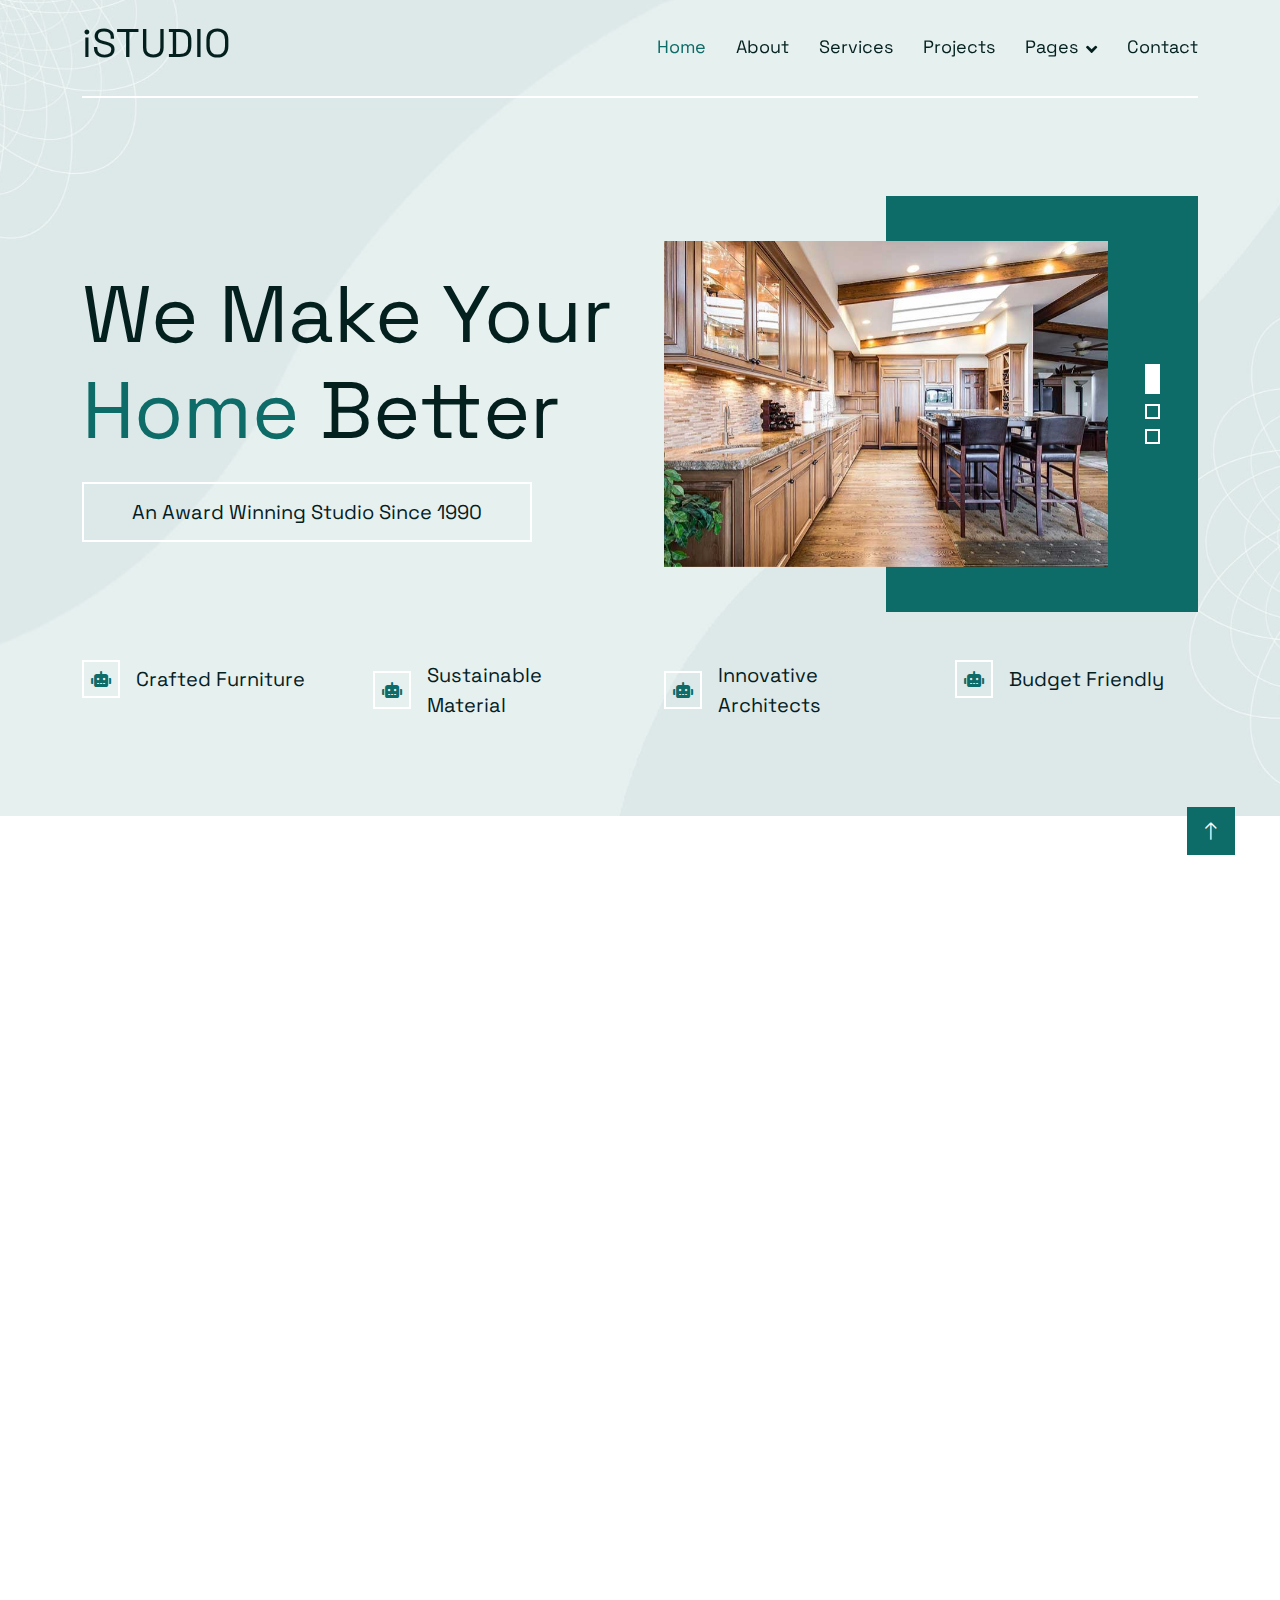
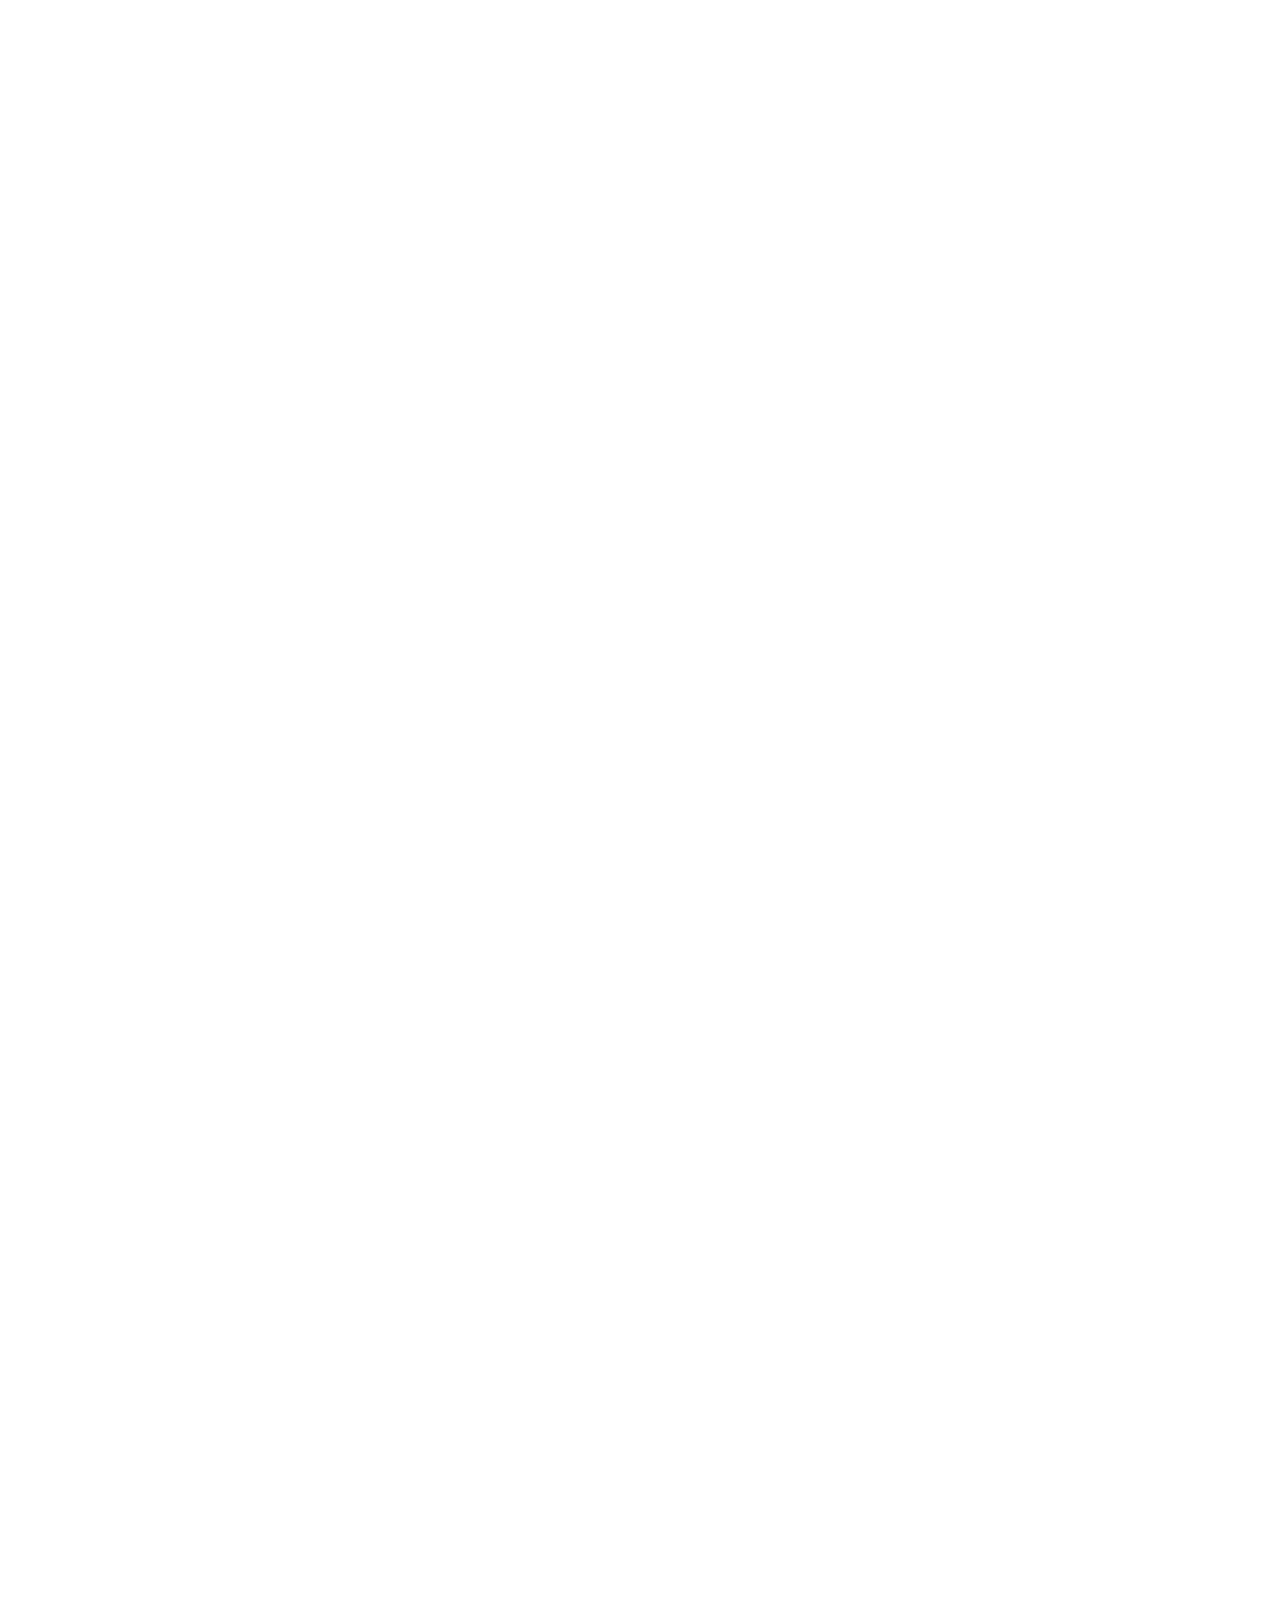
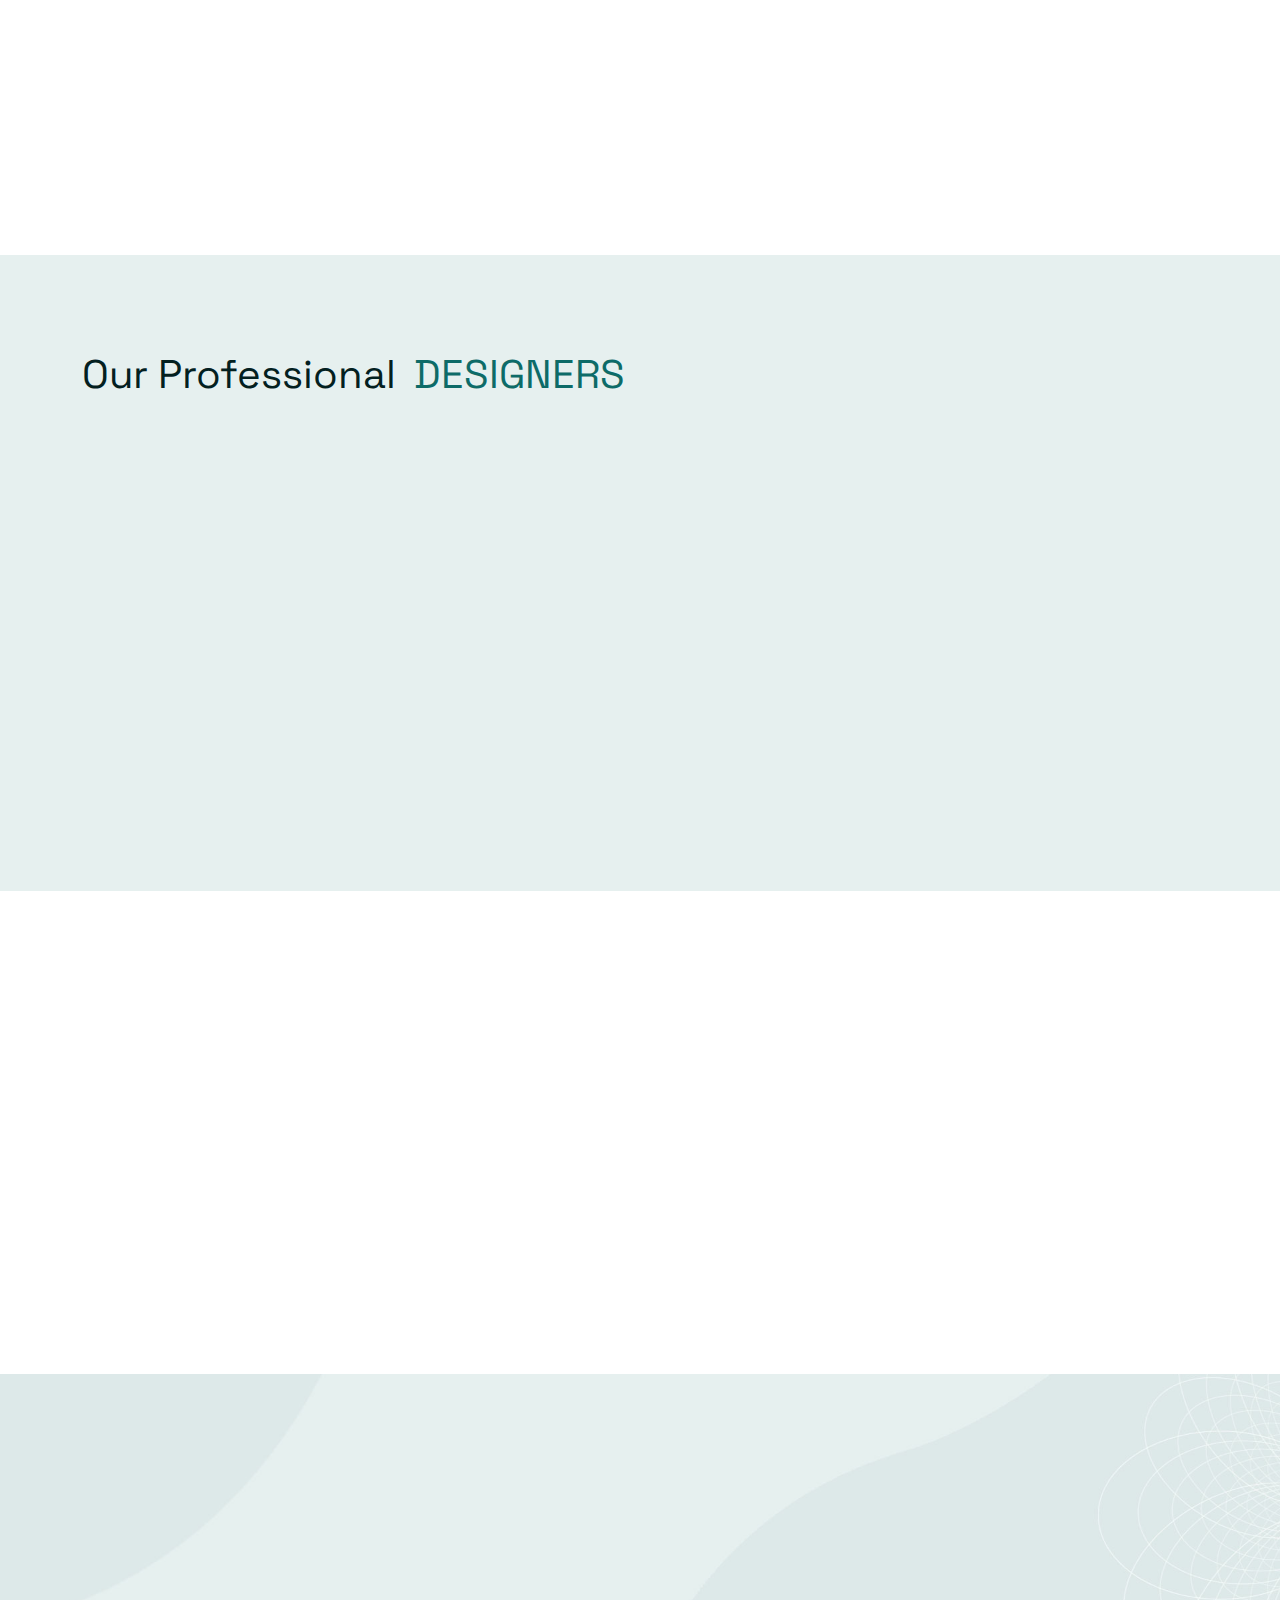
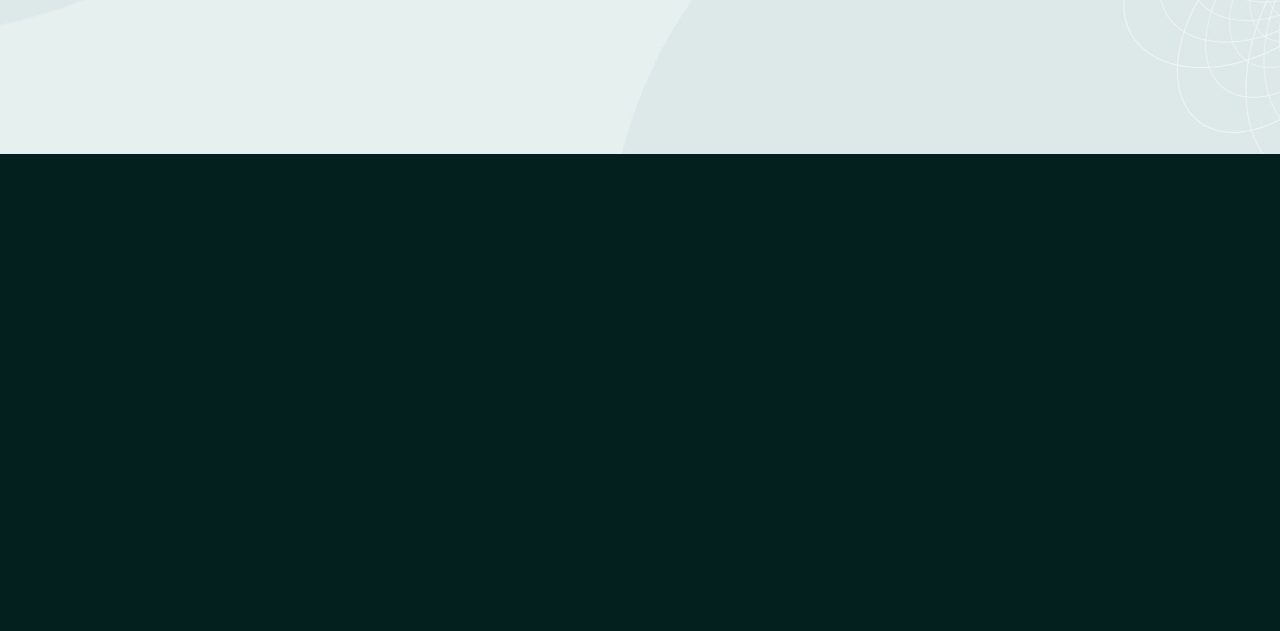
<file: index.html>
<!DOCTYPE html>
<html lang="en">

<head>
    <meta charset="utf-8">
    <title>iSTUDIO - Interior Design</title>
    <meta content="width=device-width, initial-scale=1.0" name="viewport">
    <meta content="" name="keywords">
    <meta content="" name="description">

    <!-- Favicon -->
    <link href="img/favicon.ico" rel="icon">

    <!-- Google Web Fonts -->
    <link rel="preconnect" href="https://fonts.googleapis.com">
    <link rel="preconnect" href="https://fonts.gstatic.com" crossorigin>
    <link href="https://fonts.googleapis.com/css2?family=Open+Sans&family=Space+Grotesk&display=swap" rel="stylesheet">

    <!-- Icon Font Stylesheet -->
    <link href="https://cdnjs.cloudflare.com/ajax/libs/font-awesome/5.10.0/css/all.min.css" rel="stylesheet">
    <link href="https://cdn.jsdelivr.net/npm/bootstrap-icons@1.4.1/font/bootstrap-icons.css" rel="stylesheet">

    <!-- Libraries Stylesheet -->
    <link href="lib/animate/animate.min.css" rel="stylesheet">
    <link href="lib/owlcarousel/assets/owl.carousel.min.css" rel="stylesheet">

    <!-- Customized Bootstrap Stylesheet -->
    <link href="css/bootstrap.min.css" rel="stylesheet">

    <!-- Template Stylesheet -->
    <link href="css/style.css" rel="stylesheet">
</head>

<body>
    <!-- Spinner Start -->
    <div id="spinner"
        class="show bg-white position-fixed translate-middle w-100 vh-100 top-50 start-50 d-flex align-items-center justify-content-center">
        <div class="spinner-grow text-primary" style="width: 3rem; height: 3rem;" role="status">
            <span class="sr-only">Loading...</span>
        </div>
    </div>
    <!-- Spinner End -->


    <!-- Navbar Start -->
    <div class="container-fluid sticky-top">
        <div class="container">
            <nav class="navbar navbar-expand-lg navbar-light border-bottom border-2 border-white">
                <a href="index.html" class="navbar-brand">
                    <h1>iSTUDIO</h1>
                </a>
                <button type="button" class="navbar-toggler ms-auto me-0" data-bs-toggle="collapse"
                    data-bs-target="#navbarCollapse">
                    <span class="navbar-toggler-icon"></span>
                </button>
                <div class="collapse navbar-collapse" id="navbarCollapse">
                    <div class="navbar-nav ms-auto">
                        <a href="index.html" class="nav-item nav-link active">Home</a>
                        <a href="about.html" class="nav-item nav-link">About</a>
                        <a href="service.html" class="nav-item nav-link">Services</a>
                        <a href="project.html" class="nav-item nav-link">Projects</a>
                        <div class="nav-item dropdown">
                            <a href="#!" class="nav-link dropdown-toggle" data-bs-toggle="dropdown">Pages</a>
                            <div class="dropdown-menu bg-light mt-2">
                                <a href="feature.html" class="dropdown-item">Features</a>
                                <a href="team.html" class="dropdown-item">Our Team</a>
                                <a href="testimonial.html" class="dropdown-item">Testimonial</a>
                                <a href="404.html" class="dropdown-item">404 Page</a>
                            </div>
                        </div>
                        <a href="contact.html" class="nav-item nav-link">Contact</a>
                    </div>
                </div>
            </nav>
        </div>
    </div>
    <!-- Navbar End -->


    <!-- Hero Start -->
    <div class="container-fluid pb-5 hero-header bg-light mb-5">
        <div class="container py-5">
            <div class="row g-5 align-items-center mb-5">
                <div class="col-lg-6">
                    <h1 class="display-1 mb-4 animated slideInRight">We Make Your <span class="text-primary">Home</span>
                        Better
                    </h1>
                    <h5 class="d-inline-block border border-2 border-white py-3 px-5 mb-0 animated slideInRight">
                        An Award Winning Studio Since 1990</h5>
                </div>
                <div class="col-lg-6">
                    <div class="owl-carousel header-carousel animated fadeIn">
                        <img class="img-fluid" src="img/hero-slider-1.jpg" alt="">
                        <img class="img-fluid" src="img/hero-slider-2.jpg" alt="">
                        <img class="img-fluid" src="img/hero-slider-3.jpg" alt="">
                    </div>
                </div>
            </div>
            <div class="row g-5 animated fadeIn">
                <div class="col-md-6 col-lg-3">
                    <div class="d-flex align-items-center">
                        <div class="flex-shrink-0 btn-square border border-2 border-white me-3">
                            <i class="fa fa-robot text-primary"></i>
                        </div>
                        <h5 class="lh-base mb-0">Crafted Furniture</h5>
                    </div>
                </div>
                <div class="col-md-6 col-lg-3">
                    <div class="d-flex align-items-center">
                        <div class="flex-shrink-0 btn-square border border-2 border-white me-3">
                            <i class="fa fa-robot text-primary"></i>
                        </div>
                        <h5 class="lh-base mb-0">Sustainable Material</h5>
                    </div>
                </div>
                <div class="col-md-6 col-lg-3">
                    <div class="d-flex align-items-center">
                        <div class="flex-shrink-0 btn-square border border-2 border-white me-3">
                            <i class="fa fa-robot text-primary"></i>
                        </div>
                        <h5 class="lh-base mb-0">Innovative Architects</h5>
                    </div>
                </div>
                <div class="col-md-6 col-lg-3">
                    <div class="d-flex align-items-center">
                        <div class="flex-shrink-0 btn-square border border-2 border-white me-3">
                            <i class="fa fa-robot text-primary"></i>
                        </div>
                        <h5 class="lh-base mb-0">Budget Friendly</h5>
                    </div>
                </div>
            </div>
        </div>
    </div>
    <!-- Hero End -->


    <!-- About Start -->
    <div class="container-fluid py-5">
        <div class="container">
            <div class="row g-5">
                <div class="col-lg-6">
                    <div class="row">
                        <div class="col-6 wow fadeIn" data-wow-delay="0.1s">
                            <img class="img-fluid" src="img/about-1.jpg" alt="">
                        </div>
                        <div class="col-6 wow fadeIn" data-wow-delay="0.3s">
                            <img class="img-fluid h-75" src="img/about-2.jpg" alt="">
                            <div class="h-25 d-flex align-items-center text-center bg-primary px-4">
                                <h4 class="text-white lh-base mb-0">Award Winning Studio Since 1990</h4>
                            </div>
                        </div>
                    </div>
                </div>
                <div class="col-lg-6 wow fadeIn" data-wow-delay="0.5s">
                    <h1 class="mb-5"><span class="text-uppercase text-primary bg-light px-2">History</span> of Our
                        Creation
                    </h1>
                    <p class="mb-4">explores the fascinating journey of how we came to be — from the first spark of
                        existence to the rise of human civilization.</p>
                    <p class="mb-5">It reveals the stories, struggles, and triumphs that shaped our world, blending
                        science, culture, and imagination to uncover the origins of life and the endless curiosity that
                        drives us to understand ourselves</p>
                    <div class="row g-3">
                        <div class="col-sm-6">
                            <h6 class="mb-3"><i class="fa fa-check text-primary me-2"></i>Award Winning</h6>
                            <h6 class="mb-0"><i class="fa fa-check text-primary me-2"></i>Professional Staff</h6>
                        </div>
                        <div class="col-sm-6">
                            <h6 class="mb-3"><i class="fa fa-check text-primary me-2"></i>24/7 Support</h6>
                            <h6 class="mb-0"><i class="fa fa-check text-primary me-2"></i>Fair Prices</h6>
                        </div>
                    </div>
                    <div class="d-flex align-items-center mt-5">
                        <a class="btn btn-primary px-4 me-2" href="#!">Read More</a>
                        <a class="btn btn-outline-primary btn-square border-2 me-2" href="#!"><i
                                class="fab fa-facebook-f"></i></a>
                        <a class="btn btn-outline-primary btn-square border-2 me-2" href="#!"><i
                                class="fab fa-twitter"></i></a>
                        <a class="btn btn-outline-primary btn-square border-2 me-2" href="#!"><i
                                class="fab fa-instagram"></i></a>
                        <a class="btn btn-outline-primary btn-square border-2" href="#!"><i
                                class="fab fa-linkedin-in"></i></a>
                    </div>
                </div>
            </div>
        </div>
    </div>
    <!-- About End -->


    <!-- Feature Start -->
    <div class="container-fluid py-5">
        <div class="container">
            <div class="text-center wow fadeIn" data-wow-delay="0.1s">
                <h1 class="mb-5">Why People <span class="text-uppercase text-primary bg-light px-2">Choose Us</span>
                </h1>
            </div>
            <div class="row g-5 align-items-center text-center">
                <div class="col-md-6 col-lg-4 wow fadeIn" data-wow-delay="0.1s">
                    <i class="fa fa-calendar-alt fa-5x text-primary mb-4"></i>
                    <h4>25+ Years Experience</h4>
                    <p class="mb-0">With over two decades of proven expertise, we bring depth, knowledge, and
                        craftsmanship to every project we design.</p>
                </div>
                <div class="col-md-6 col-lg-4 wow fadeIn" data-wow-delay="0.3s">
                    <i class="fa fa-tasks fa-5x text-primary mb-4"></i>
                    <h4>Best Interior Design</h4>
                    <p class="mb-0">We create unique and elegant interiors that reflect your style, enhance comfort, and
                        maximize every space.s</p>
                </div>
                <div class="col-md-6 col-lg-4 wow fadeIn" data-wow-delay="0.5s">
                    <i class="fa fa-pencil-ruler fa-5x text-primary mb-4"></i>
                    <h4>Innovative Architects</h4>
                    <p class="mb-0">Our talented architects combine creativity and modern technology to turn bold ideas
                        into stunning architectural masterpieces.</p>
                </div>
                <div class="col-md-6 col-lg-4 wow fadeIn" data-wow-delay="0.1s">
                    <i class="fa fa-user fa-5x text-primary mb-4"></i>
                    <h4>Customer Satisfaction</h4>
                    <p class="mb-0">Your happiness is our top priority — we listen, design, and deliver spaces that
                        truly meet your expectations.</p>
                </div>
                <div class="col-md-6 col-lg-4 wow fadeIn" data-wow-delay="0.3s">
                    <i class="fa fa-hand-holding-usd fa-5x text-primary mb-4"></i>
                    <h4>Budget Friendly</h4>
                    <p class="mb-0">We offer premium-quality designs that fit your budget, ensuring value without
                        compromising excellence.</p>
                </div>
                <div class="col-md-6 col-lg-4 wow fadeIn" data-wow-delay="0.5s">
                    <i class="fa fa-check fa-5x text-primary mb-4"></i>
                    <h4>Sustainable Material</h4>
                    <p class="mb-0">We care for the planet by using eco-friendly and durable materials that support a
                        greener, healthier future.</p>
                </div>
            </div>
        </div>
    </div>
    <!-- Feature End -->


    <!-- Project Start -->
    <div class="container-fluid mt-5">
        <div class="container mt-5">
            <div class="row g-0">
                <div class="col-lg-5 wow fadeIn" data-wow-delay="0.1s">
                    <div class="d-flex flex-column justify-content-center bg-primary h-100 p-5">
                        <h1 class="text-white mb-5">Our Latest <span
                                class="text-uppercase text-primary bg-light px-2">Projects</span></h1>
                        <h4 class="text-white mb-0"><span class="display-1">6</span> of our latest projects</h4>
                    </div>
                </div>
                <div class="col-lg-7">
                    <div class="row g-0">
                        <div class="col-md-6 col-lg-4 wow fadeIn" data-wow-delay="0.2s">
                            <div class="project-item position-relative overflow-hidden">
                                <img class="img-fluid w-100" src="img/project-1.jpg" alt="">
                                <a class="project-overlay text-decoration-none" href="#!">
                                    <h4 class="text-white">Kitchen</h4>
                                    <small class="text-white">72 Projects</small>
                                </a>
                            </div>
                        </div>
                        <div class="col-md-6 col-lg-4 wow fadeIn" data-wow-delay="0.3s">
                            <div class="project-item position-relative overflow-hidden">
                                <img class="img-fluid w-100" src="img/project-2.jpg" alt="">
                                <a class="project-overlay text-decoration-none" href="#!">
                                    <h4 class="text-white">Bathroom</h4>
                                    <small class="text-white">67 Projects</small>
                                </a>
                            </div>
                        </div>
                        <div class="col-md-6 col-lg-4 wow fadeIn" data-wow-delay="0.4s">
                            <div class="project-item position-relative overflow-hidden">
                                <img class="img-fluid w-100" src="img/project-3.jpg" alt="">
                                <a class="project-overlay text-decoration-none" href="#!">
                                    <h4 class="text-white">Bedroom</h4>
                                    <small class="text-white">53 Projects</small>
                                </a>
                            </div>
                        </div>
                        <div class="col-md-6 col-lg-4 wow fadeIn" data-wow-delay="0.5s">
                            <div class="project-item position-relative overflow-hidden">
                                <img class="img-fluid w-100" src="img/project-4.jpg" alt="">
                                <a class="project-overlay text-decoration-none" href="#!">
                                    <h4 class="text-white">Living Room</h4>
                                    <small class="text-white">33 Projects</small>
                                </a>
                            </div>
                        </div>
                        <div class="col-md-6 col-lg-4 wow fadeIn" data-wow-delay="0.6s">
                            <div class="project-item position-relative overflow-hidden">
                                <img class="img-fluid w-100" src="img/project-5.jpg" alt="">
                                <a class="project-overlay text-decoration-none" href="#!">
                                    <h4 class="text-white">Furniture</h4>
                                    <small class="text-white">87 Projects</small>
                                </a>
                            </div>
                        </div>
                        <div class="col-md-6 col-lg-4 wow fadeIn" data-wow-delay="0.7s">
                            <div class="project-item position-relative overflow-hidden">
                                <img class="img-fluid w-100" src="img/project-6.jpg" alt="">
                                <a class="project-overlay text-decoration-none" href="#!">
                                    <h4 class="text-white">Rennovation</h4>
                                    <small class="text-white">69 Projects</small>
                                </a>
                            </div>
                        </div>
                    </div>
                </div>
            </div>
        </div>
    </div>
    <!-- Project End -->


    <!-- Service Start -->
    <div class="container-fluid py-5">
        <div class="container py-5">
            <div class="row g-5 align-items-center">
                <div class="col-lg-5 wow fadeIn" data-wow-delay="0.1s">
                    <h1 class="mb-5">Our Creative <span
                            class="text-uppercase text-primary bg-light px-2">Services</span></h1>
                    <p>Our interior design service focuses on creating spaces that balance beauty, comfort, and
                        functionality. From concept to completion,</p>
                    <p class="mb-5">we craft personalized designs that reflect your taste, lifestyle, and vision.
                        Whether it’s a modern home, luxury villa, or corporate office, we ensure every corner tells a
                        story of style and sophistication. </p>
                    <div class="d-flex align-items-center bg-light">
                        <div class="btn-square flex-shrink-0 bg-primary" style="width: 100px; height: 100px;">
                            <i class="fa fa-phone fa-2x text-white"></i>
                        </div>
                        <div class="px-3">
                            <h3>+0123456789</h3>
                            <span>Call us direct 24/7 for get a free consultation</span>
                        </div>
                    </div>
                </div>
                <div class="col-lg-7">
                    <div class="row g-0">
                        <div class="col-md-6 wow fadeIn" data-wow-delay="0.2s">
                            <div class="service-item h-100 d-flex flex-column justify-content-center bg-primary">
                                <a href="#!" class="service-img position-relative mb-4">
                                    <img class="img-fluid w-100" src="img/service-1.jpg" alt="">
                                    <h3>Interior Design</h3>
                                </a>
                                <p class="mb-0">Erat ipsum justo amet duo et elitr dolor, est duo duo eos lorem sed diam
                                    stet diam sed stet lorem.</p>
                            </div>
                        </div>
                        <div class="col-md-6 wow fadeIn" data-wow-delay="0.4s">
                            <div class="service-item h-100 d-flex flex-column justify-content-center bg-light">
                                <a href="#!" class="service-img position-relative mb-4">
                                    <img class="img-fluid w-100" src="img/service-2.jpg" alt="">
                                    <h3>Implement</h3>
                                </a>
                                <p class="mb-0">We don’t just design — we bring designs to life. Our implementation
                                    process is guided by precision, quality craftsmanship.</p>
                            </div>
                        </div>
                        <div class="col-md-6 wow fadeIn" data-wow-delay="0.6s">
                            <div class="service-item h-100 d-flex flex-column justify-content-center bg-light">
                                <a href="#!" class="service-img position-relative mb-4">
                                    <img class="img-fluid w-100" src="img/service-3.jpg" alt="">
                                    <h3>Renovation</h3>
                                </a>
                                <p class="mb-0">Transform your existing space into something extraordinary. Our
                                    renovation team specializes in upgrading interiors.</p>
                            </div>
                        </div>
                        <div class="col-md-6 wow fadeIn" data-wow-delay="0.8s">
                            <div class="service-item h-100 d-flex flex-column justify-content-center bg-primary">
                                <a href="#!" class="service-img position-relative mb-4">
                                    <img class="img-fluid w-100" src="img/service-4.jpg" alt="">
                                    <h3>Commercial</h3>
                                </a>
                                <p class="mb-0">We understand that commercial spaces represent your brand identity.
                                    That’s why we design offices, restaurants, retail shops, and showrooms that inspire
                                    success.</p>
                            </div>
                        </div>
                    </div>
                </div>
            </div>
        </div>
    </div>
    <!-- Service End -->


    <!-- Team Start -->
    <div class="container-fluid bg-light py-5">
        <div class="container py-5">
            <h1 class="mb-5">Our Professional <span class="text-uppercase text-primary bg-light px-2">Designers</span>
            </h1>
            <div class="row g-4">
                <div class="col-md-6 col-lg-3 wow fadeIn" data-wow-delay="0.1s">
                    <div class="team-item position-relative overflow-hidden">
                        <img class="img-fluid w-100" src="img/team-1.jpg" alt="">
                        <div class="team-overlay">
                            <small class="mb-2">Architect</small>
                            <h4 class="lh-base text-light">Boris Johnson</h4>
                            <div class="d-flex justify-content-center">
                                <a class="btn btn-outline-primary btn-sm-square border-2 me-2" href="#!">
                                    <i class="fab fa-facebook-f"></i>
                                </a>
                                <a class="btn btn-outline-primary btn-sm-square border-2 me-2" href="#!">
                                    <i class="fab fa-twitter"></i>
                                </a>
                                <a class="btn btn-outline-primary btn-sm-square border-2 me-2" href="#!">
                                    <i class="fab fa-instagram"></i>
                                </a>
                                <a class="btn btn-outline-primary btn-sm-square border-2 me-2" href="#!">
                                    <i class="fab fa-linkedin-in"></i>
                                </a>
                            </div>
                        </div>
                    </div>
                </div>
                <div class="col-md-6 col-lg-3 wow fadeIn" data-wow-delay="0.3s">
                    <div class="team-item position-relative overflow-hidden">
                        <img class="img-fluid w-100" src="img/team-2.jpg" alt="">
                        <div class="team-overlay">
                            <small class="mb-2">Architect</small>
                            <h4 class="lh-base text-light">Donald Pakura</h4>
                            <div class="d-flex justify-content-center">
                                <a class="btn btn-outline-primary btn-sm-square border-2 me-2" href="#!">
                                    <i class="fab fa-facebook-f"></i>
                                </a>
                                <a class="btn btn-outline-primary btn-sm-square border-2 me-2" href="#!">
                                    <i class="fab fa-twitter"></i>
                                </a>
                                <a class="btn btn-outline-primary btn-sm-square border-2 me-2" href="#!">
                                    <i class="fab fa-instagram"></i>
                                </a>
                                <a class="btn btn-outline-primary btn-sm-square border-2 me-2" href="#!">
                                    <i class="fab fa-linkedin-in"></i>
                                </a>
                            </div>
                        </div>
                    </div>
                </div>
                <div class="col-md-6 col-lg-3 wow fadeIn" data-wow-delay="0.5s">
                    <div class="team-item position-relative overflow-hidden">
                        <img class="img-fluid w-100" src="img/team-3.jpg" alt="">
                        <div class="team-overlay">
                            <small class="mb-2">Architect</small>
                            <h4 class="lh-base text-light">Bradley Gordon</h4>
                            <div class="d-flex justify-content-center">
                                <a class="btn btn-outline-primary btn-sm-square border-2 me-2" href="#!">
                                    <i class="fab fa-facebook-f"></i>
                                </a>
                                <a class="btn btn-outline-primary btn-sm-square border-2 me-2" href="#!">
                                    <i class="fab fa-twitter"></i>
                                </a>
                                <a class="btn btn-outline-primary btn-sm-square border-2 me-2" href="#!">
                                    <i class="fab fa-instagram"></i>
                                </a>
                                <a class="btn btn-outline-primary btn-sm-square border-2 me-2" href="#!">
                                    <i class="fab fa-linkedin-in"></i>
                                </a>
                            </div>
                        </div>
                    </div>
                </div>
                <div class="col-md-6 col-lg-3 wow fadeIn" data-wow-delay="0.7s">
                    <div class="team-item position-relative overflow-hidden">
                        <img class="img-fluid w-100" src="img/team-4.jpg" alt="">
                        <div class="team-overlay">
                            <small class="mb-2">Architect</small>
                            <h4 class="lh-base text-light">Alexander Bell</h4>
                            <div class="d-flex justify-content-center">
                                <a class="btn btn-outline-primary btn-sm-square border-2 me-2" href="#!">
                                    <i class="fab fa-facebook-f"></i>
                                </a>
                                <a class="btn btn-outline-primary btn-sm-square border-2 me-2" href="#!">
                                    <i class="fab fa-twitter"></i>
                                </a>
                                <a class="btn btn-outline-primary btn-sm-square border-2 me-2" href="#!">
                                    <i class="fab fa-instagram"></i>
                                </a>
                                <a class="btn btn-outline-primary btn-sm-square border-2 me-2" href="#!">
                                    <i class="fab fa-linkedin-in"></i>
                                </a>
                            </div>
                        </div>
                    </div>
                </div>
            </div>
        </div>
    </div>
    <!-- Team End -->


    <!-- Testimonial Start -->
    <div class="container-xxl py-5">
        <div class="container py-5">
            <div class="row justify-content-center">
                <div class="col-md-12 col-lg-9">
                    <div class="owl-carousel testimonial-carousel wow fadeIn" data-wow-delay="0.2s">
                        <div class="testimonial-item">
                            <div class="row g-5 align-items-center">
                                <div class="col-md-6">
                                    <div class="testimonial-img">
                                        <img class="img-fluid" src="img/testimonial-1.jpg" alt="">
                                    </div>
                                </div>
                                <div class="col-md-6">
                                    <div class="testimonial-text pb-5 pb-md-0">
                                        <h3>Sustainable Material</h3>
                                        <p>Aliqu diam amet diam et eos labore. Clita erat ipsum et lorem et sit, sed
                                            stet no labore lorem sit. Sanctus clita duo justo et tempor eirmod magna
                                            dolore erat amet
                                        </p>
                                        <h5 class="mb-0">Boris Johnson</h5>
                                    </div>
                                </div>
                            </div>
                        </div>
                        <div class="testimonial-item">
                            <div class="row g-5 align-items-center">
                                <div class="col-md-6">
                                    <div class="testimonial-img">
                                        <img class="img-fluid" src="img/testimonial-2.jpg" alt="">
                                    </div>
                                </div>
                                <div class="col-md-6">
                                    <div class="testimonial-text pb-5 pb-md-0">
                                        <h3>Customer Satisfaction</h3>
                                        <p>Clita erat ipsum et lorem et sit, sed stet no labore lorem sit. Sanctus clita
                                            duo justo et tempor eirmod magna dolore erat amet
                                        </p>
                                        <h5 class="mb-0">Alexander Bell</h5>
                                    </div>
                                </div>
                            </div>
                        </div>
                        <div class="testimonial-item">
                            <div class="row g-5 align-items-center">
                                <div class="col-md-6">
                                    <div class="testimonial-img">
                                        <img class="img-fluid" src="img/testimonial-3.jpg" alt="">
                                    </div>
                                </div>
                                <div class="col-md-6">
                                    <div class="testimonial-text pb-5 pb-md-0">
                                        <h3>Budget Friendly</h3>
                                        <p>Diam amet diam et eos labore. Clita erat ipsum et lorem et sit, sed stet no
                                            labore lorem sit. Sanctus clita duo justo et tempor eirmod magna dolore erat
                                            amet
                                        </p>
                                        <h5 class="mb-0">Bradley Gordon</h5>
                                    </div>
                                </div>
                            </div>
                        </div>
                    </div>
                </div>
            </div>
        </div>
    </div>
    <!-- Testimonial End -->


    <!-- Newsletter Start -->
    <div class="container-fluid bg-primary newsletter p-0">
        <div class="container p-0">
            <div class="row g-0 align-items-center">
                <div class="col-md-5 ps-lg-0 text-start wow fadeIn" data-wow-delay="0.2s">
                    <img class="img-fluid w-100" src="img/newsletter.jpg" alt="">
                </div>
                <div class="col-md-7 py-5 newsletter-text wow fadeIn" data-wow-delay="0.5s">
                    <div class="p-5">
                        <h1 class="mb-5">Subscribe the <span
                                class="text-uppercase text-primary bg-white px-2">Newsletter</span></h1>
                        <div class="position-relative w-100 mb-2">
                            <input class="form-control border-0 w-100 ps-4 pe-5" type="text"
                                placeholder="Enter Your Email" style="height: 60px;">
                            <button type="button" class="btn shadow-none position-absolute top-0 end-0 mt-2 me-2"><i
                                    class="fa fa-paper-plane text-primary fs-4"></i></button>
                        </div>
                        <p class="mb-0">Diam sed sed dolor stet amet eirmod</p>
                    </div>
                </div>
            </div>
        </div>
    </div>
    <!-- Newsletter End -->


    <!-- Footer Start -->
    <div class="container-fluid bg-dark text-white-50 footer pt-5">
        <div class="container py-5">
            <div class="row g-5">
                <div class="col-md-6 col-lg-3 wow fadeIn" data-wow-delay="0.1s">
                    <a href="index.html" class="d-inline-block mb-3">
                        <h1 class="text-white">iSTUDIO</h1>
                    </a>
                    <p class="mb-0">Tempor erat elitr rebum at clita. Diam dolor diam ipsum et tempor sit. Aliqu diam
                        amet diam et eos labore. Clita erat ipsum et lorem et sit, sed stet no labore lorem sit. Sanctus
                        clita duo justo et tempor</p>
                </div>
                <div class="col-md-6 col-lg-3 wow fadeIn" data-wow-delay="0.3s">
                    <h5 class="text-white mb-4">Get In Touch</h5>
                    <p><i class="fa fa-map-marker-alt me-3"></i>123 Street, New York, USA</p>
                    <p><i class="fa fa-phone-alt me-3"></i>+012 345 67890</p>
                    <p><i class="fa fa-envelope me-3"></i>info@example.com</p>
                    <div class="d-flex pt-2">
                        <a class="btn btn-outline-primary btn-square border-2 me-2" href="#!"><i
                                class="fab fa-twitter"></i></a>
                        <a class="btn btn-outline-primary btn-square border-2 me-2" href="#!"><i
                                class="fab fa-facebook-f"></i></a>
                        <a class="btn btn-outline-primary btn-square border-2 me-2" href="#!"><i
                                class="fab fa-youtube"></i></a>
                        <a class="btn btn-outline-primary btn-square border-2 me-2" href="#!"><i
                                class="fab fa-instagram"></i></a>
                        <a class="btn btn-outline-primary btn-square border-2 me-2" href="#!"><i
                                class="fab fa-linkedin-in"></i></a>
                    </div>
                </div>
                <div class="col-md-6 col-lg-3 wow fadeIn" data-wow-delay="0.5s">
                    <h5 class="text-white mb-4">Popular Link</h5>
                    <a class="btn btn-link" href="#!">About Us</a>
                    <a class="btn btn-link" href="#!">Contact Us</a>
                    <a class="btn btn-link" href="#!">Privacy Policy</a>
                    <a class="btn btn-link" href="#!">Terms & Condition</a>
                    <a class="btn btn-link" href="#!">Career</a>
                </div>
                <div class="col-md-6 col-lg-3 wow fadeIn" data-wow-delay="0.7s">
                    <h5 class="text-white mb-4">Our Services</h5>
                    <a class="btn btn-link" href="#!">Interior Design</a>
                    <a class="btn btn-link" href="#!">Project Planning</a>
                    <a class="btn btn-link" href="#!">Renovation</a>
                    <a class="btn btn-link" href="#!">Implement</a>
                    <a class="btn btn-link" href="#!">Landscape Design</a>
                </div>
            </div>
        </div>
        <div class="container wow fadeIn" data-wow-delay="0.1s">
            <div class="copyright">
                <div class="row">
                    <div class="col-md-6 text-center text-md-start mb-3 mb-md-0">
                        &copy; <a class="border-bottom" href="#!">Your Site Name</a>, All Right Reserved.

                        <!--/*** This template is free as long as you keep the below author’s credit link/attribution link/backlink. ***/-->
                        <!--/*** If you'd like to use the template without the below author’s credit link/attribution link/backlink, ***/-->
                        <!--/*** you can purchase the Credit Removal License from "https://htmlcodex.com/credit-removal". ***/-->
                        Designed By <a class="border-bottom" href="https://htmlcodex.com">HTML Codex</a>. Distributed by
                        <a class="border-bottom" href="https://themewagon.com" target="_blank">ThemeWagon</a>
                    </div>
                    <div class="col-md-6 text-center text-md-end">
                        <div class="footer-menu">
                            <a href="#!">Home</a>
                            <a href="#!">Cookies</a>
                            <a href="#!">Help</a>
                            <a href="#!">FAQs</a>
                        </div>
                    </div>
                </div>
            </div>
        </div>
    </div>
    <!-- Footer End -->


    <!-- Back to Top -->
    <a href="#!" class="btn btn-lg btn-primary btn-lg-square back-to-top"><i class="bi bi-arrow-up"></i></a>


    <!-- JavaScript Libraries -->
    <script src="https://ajax.googleapis.com/ajax/libs/jquery/3.6.1/jquery.min.js"></script>
    <script src="https://cdn.jsdelivr.net/npm/bootstrap@5.0.0/dist/js/bootstrap.bundle.min.js"></script>
    <script src="lib/wow/wow.min.js"></script>
    <script src="lib/easing/easing.min.js"></script>
    <script src="lib/waypoints/waypoints.min.js"></script>
    <script src="lib/owlcarousel/owl.carousel.min.js"></script>

    <!-- Template Javascript -->
    <script src="js/main.js"></script>
</body>

</html>
</file>
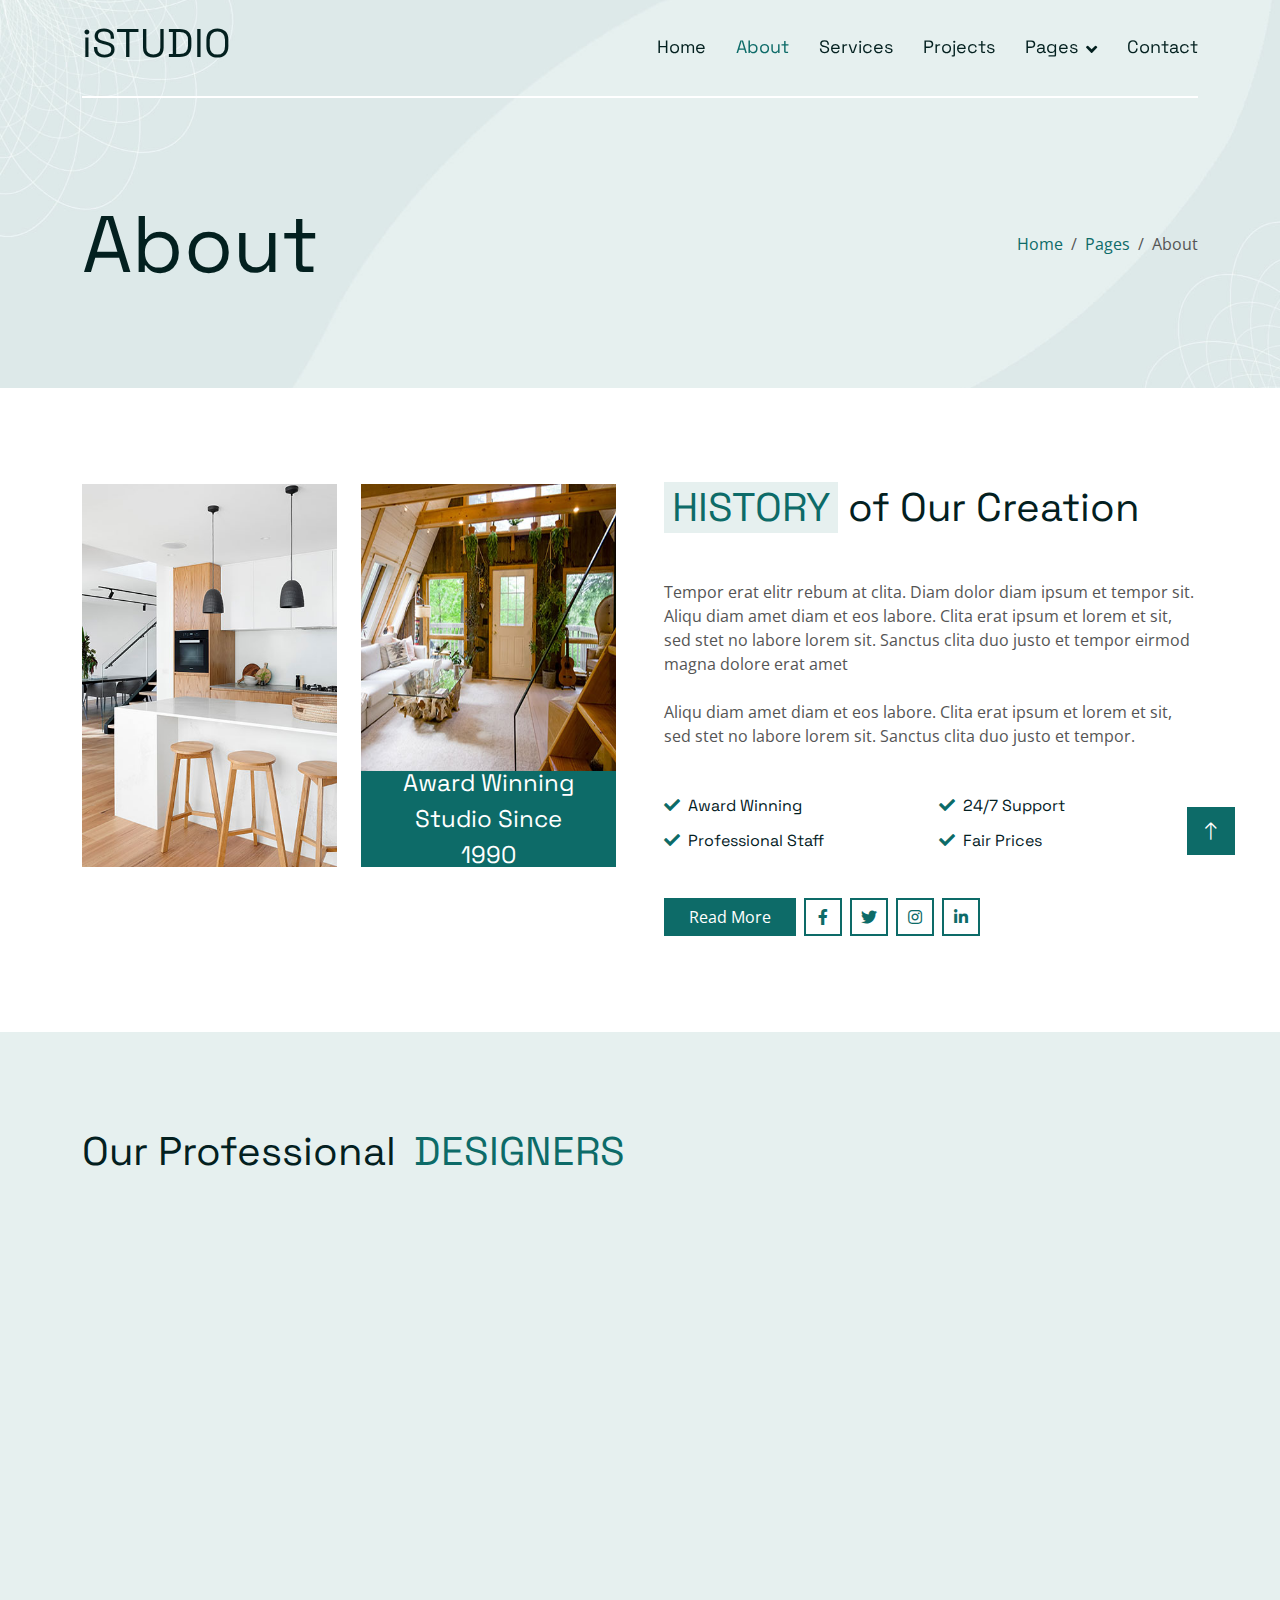
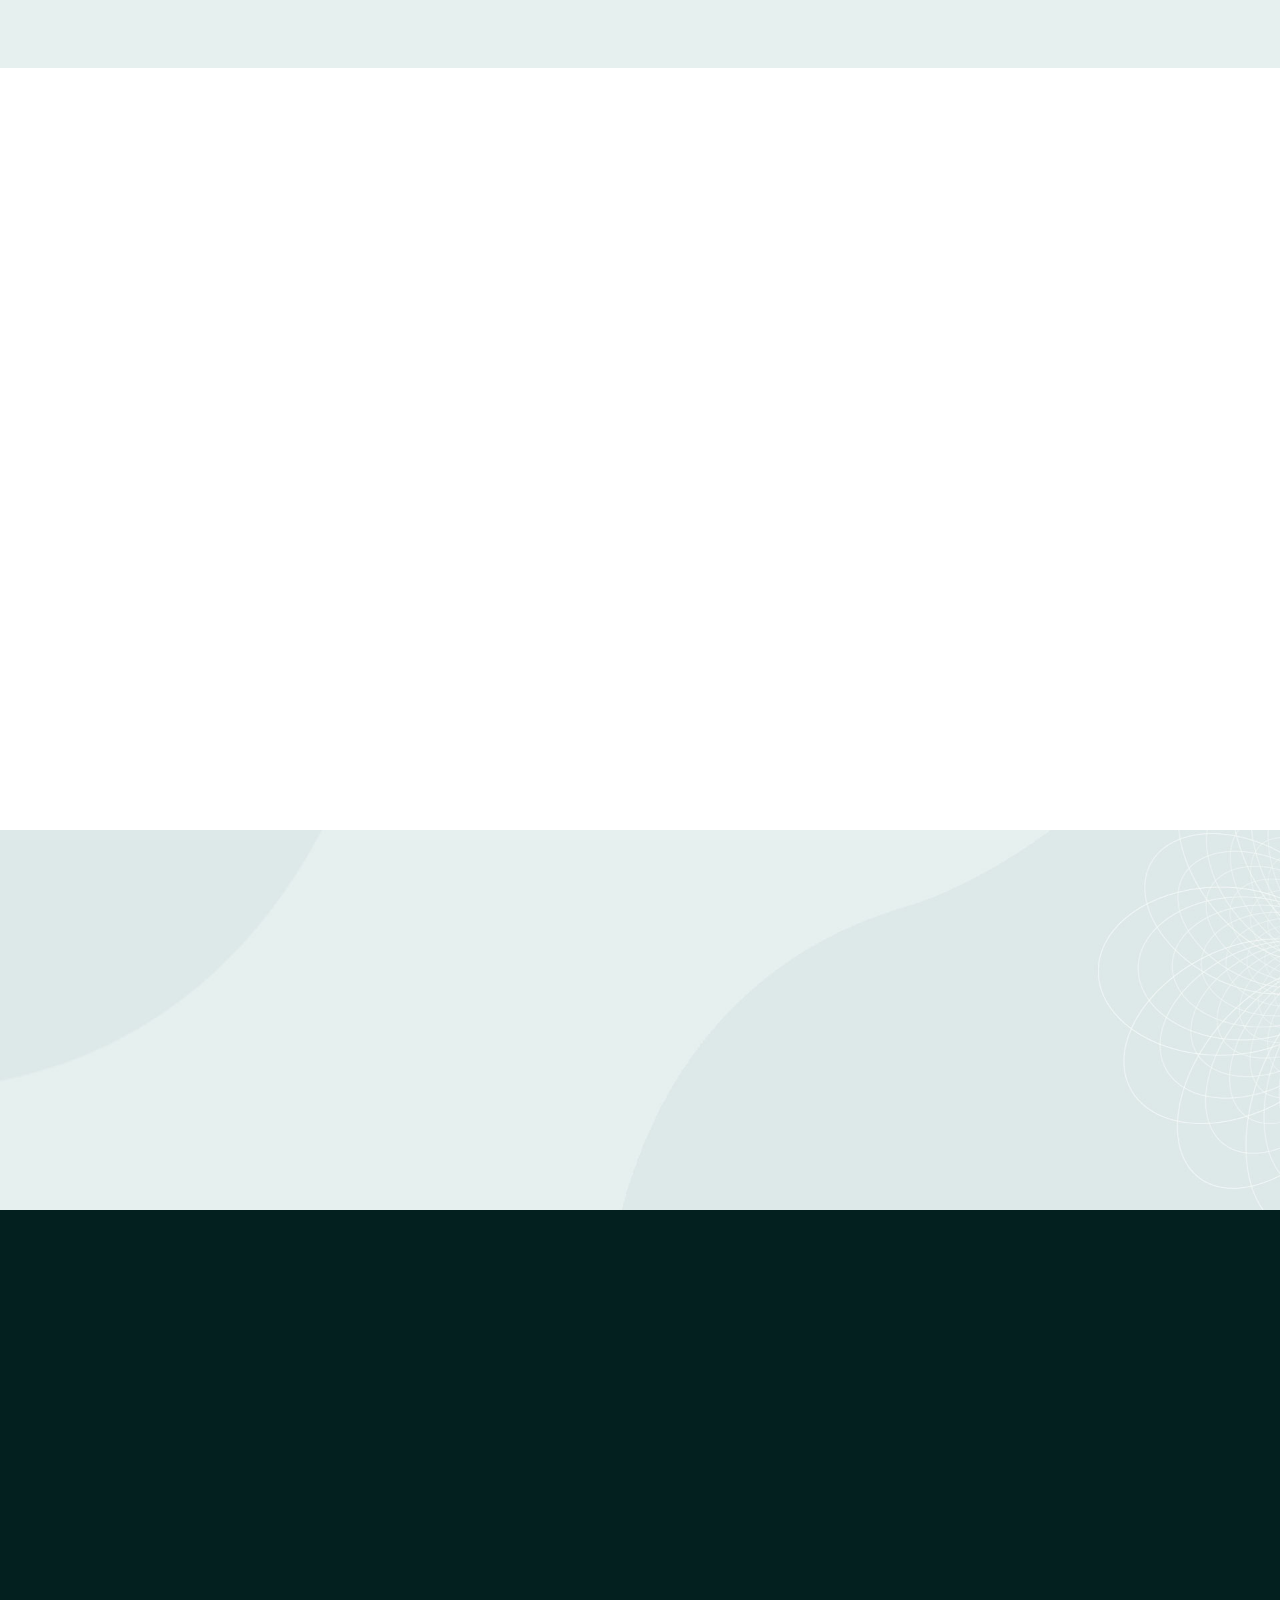
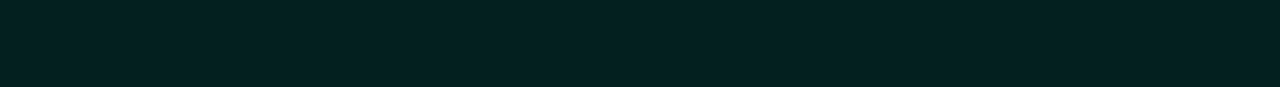
<file: about.html>
<!DOCTYPE html>
<html lang="en">

<head>
    <meta charset="utf-8">
    <title>iSTUDIO - Interior Design Website Template Free</title>
    <meta content="width=device-width, initial-scale=1.0" name="viewport">
    <meta content="" name="keywords">
    <meta content="" name="description">

    <!-- Favicon -->
    <link href="img/favicon.ico" rel="icon">

    <!-- Google Web Fonts -->
    <link rel="preconnect" href="https://fonts.googleapis.com">
    <link rel="preconnect" href="https://fonts.gstatic.com" crossorigin>
    <link href="https://fonts.googleapis.com/css2?family=Open+Sans&family=Space+Grotesk&display=swap" rel="stylesheet">

    <!-- Icon Font Stylesheet -->
    <link href="https://cdnjs.cloudflare.com/ajax/libs/font-awesome/5.10.0/css/all.min.css" rel="stylesheet">
    <link href="https://cdn.jsdelivr.net/npm/bootstrap-icons@1.4.1/font/bootstrap-icons.css" rel="stylesheet">

    <!-- Libraries Stylesheet -->
    <link href="lib/animate/animate.min.css" rel="stylesheet">
    <link href="lib/owlcarousel/assets/owl.carousel.min.css" rel="stylesheet">

    <!-- Customized Bootstrap Stylesheet -->
    <link href="css/bootstrap.min.css" rel="stylesheet">

    <!-- Template Stylesheet -->
    <link href="css/style.css" rel="stylesheet">
</head>

<body>
    <!-- Spinner Start -->
    <div id="spinner"
        class="show bg-white position-fixed translate-middle w-100 vh-100 top-50 start-50 d-flex align-items-center justify-content-center">
        <div class="spinner-grow text-primary" style="width: 3rem; height: 3rem;" role="status">
            <span class="sr-only">Loading...</span>
        </div>
    </div>
    <!-- Spinner End -->


    <!-- Navbar Start -->
    <div class="container-fluid sticky-top">
        <div class="container">
            <nav class="navbar navbar-expand-lg navbar-light border-bottom border-2 border-white">
                <a href="index.html" class="navbar-brand">
                    <h1>iSTUDIO</h1>
                </a>
                <button type="button" class="navbar-toggler ms-auto me-0" data-bs-toggle="collapse"
                    data-bs-target="#navbarCollapse">
                    <span class="navbar-toggler-icon"></span>
                </button>
                <div class="collapse navbar-collapse" id="navbarCollapse">
                    <div class="navbar-nav ms-auto">
                        <a href="index.html" class="nav-item nav-link">Home</a>
                        <a href="about.html" class="nav-item nav-link active">About</a>
                        <a href="service.html" class="nav-item nav-link">Services</a>
                        <a href="project.html" class="nav-item nav-link">Projects</a>
                        <div class="nav-item dropdown">
                            <a href="#!" class="nav-link dropdown-toggle" data-bs-toggle="dropdown">Pages</a>
                            <div class="dropdown-menu bg-light mt-2">
                                <a href="feature.html" class="dropdown-item">Features</a>
                                <a href="team.html" class="dropdown-item">Our Team</a>
                                <a href="testimonial.html" class="dropdown-item">Testimonial</a>
                                <a href="404.html" class="dropdown-item">404 Page</a>
                            </div>
                        </div>
                        <a href="contact.html" class="nav-item nav-link">Contact</a>
                    </div>
                </div>
            </nav>
        </div>
    </div>
    <!-- Navbar End -->


    <!-- Hero Start -->
    <div class="container-fluid pb-5 bg-primary hero-header">
        <div class="container py-5">
            <div class="row g-3 align-items-center">
                <div class="col-lg-6 text-center text-lg-start">
                    <h1 class="display-1 mb-0 animated slideInLeft">About</h1>
                </div>
                <div class="col-lg-6 animated slideInRight">
                    <nav aria-label="breadcrumb">
                        <ol class="breadcrumb justify-content-center justify-content-lg-end mb-0">
                            <li class="breadcrumb-item"><a class="text-primary" href="#!">Home</a></li>
                            <li class="breadcrumb-item"><a class="text-primary" href="#!">Pages</a></li>
                            <li class="breadcrumb-item text-secondary active" aria-current="page">About</li>
                        </ol>
                    </nav>
                </div>
            </div>
        </div>
    </div>
    <!-- Hero End -->


    <!-- About Start -->
    <div class="container-fluid py-5">
        <div class="container py-5">
            <div class="row g-5">
                <div class="col-lg-6">
                    <div class="row">
                        <div class="col-6 wow fadeIn" data-wow-delay="0.1s">
                            <img class="img-fluid" src="img/about-1.jpg" alt="">
                        </div>
                        <div class="col-6 wow fadeIn" data-wow-delay="0.3s">
                            <img class="img-fluid h-75" src="img/about-2.jpg" alt="">
                            <div class="h-25 d-flex align-items-center text-center bg-primary px-4">
                                <h4 class="text-white lh-base mb-0">Award Winning Studio Since 1990</h4>
                            </div>
                        </div>
                    </div>
                </div>
                <div class="col-lg-6 wow fadeIn" data-wow-delay="0.5s">
                    <h1 class="mb-5"><span class="text-uppercase text-primary bg-light px-2">History</span> of Our
                        Creation</h1>
                    <p class="mb-4">Tempor erat elitr rebum at clita. Diam dolor diam ipsum et tempor sit. Aliqu diam
                        amet diam et eos labore. Clita erat ipsum et lorem et sit, sed stet no labore lorem sit. Sanctus
                        clita duo justo et tempor eirmod magna dolore erat amet</p>
                    <p class="mb-5">Aliqu diam amet diam et eos labore. Clita erat ipsum et lorem et sit, sed stet no
                        labore lorem sit. Sanctus clita duo justo et tempor.</p>
                    <div class="row g-3">
                        <div class="col-sm-6">
                            <h6 class="mb-3"><i class="fa fa-check text-primary me-2"></i>Award Winning</h6>
                            <h6 class="mb-0"><i class="fa fa-check text-primary me-2"></i>Professional Staff</h6>
                        </div>
                        <div class="col-sm-6">
                            <h6 class="mb-3"><i class="fa fa-check text-primary me-2"></i>24/7 Support</h6>
                            <h6 class="mb-0"><i class="fa fa-check text-primary me-2"></i>Fair Prices</h6>
                        </div>
                    </div>
                    <div class="d-flex align-items-center mt-5">
                        <a class="btn btn-primary px-4 me-2" href="#!">Read More</a>
                        <a class="btn btn-outline-primary btn-square border-2 me-2" href="#!"><i
                                class="fab fa-facebook-f"></i></a>
                        <a class="btn btn-outline-primary btn-square border-2 me-2" href="#!"><i
                                class="fab fa-twitter"></i></a>
                        <a class="btn btn-outline-primary btn-square border-2 me-2" href="#!"><i
                                class="fab fa-instagram"></i></a>
                        <a class="btn btn-outline-primary btn-square border-2" href="#!"><i
                                class="fab fa-linkedin-in"></i></a>
                    </div>
                </div>
            </div>
        </div>
    </div>
    <!-- About End -->


    <!-- Team Start -->
    <div class="container-fluid bg-light py-5">
        <div class="container py-5">
            <h1 class="mb-5">Our Professional <span class="text-uppercase text-primary bg-light px-2">Designers</span>
            </h1>
            <div class="row g-4">
                <div class="col-md-6 col-lg-3 wow fadeIn" data-wow-delay="0.1s">
                    <div class="team-item position-relative overflow-hidden">
                        <img class="img-fluid w-100" src="img/team-1.jpg" alt="">
                        <div class="team-overlay">
                            <small class="mb-2">Architect</small>
                            <h4 class="lh-base text-light">Boris Johnson</h4>
                            <div class="d-flex justify-content-center">
                                <a class="btn btn-outline-primary btn-sm-square border-2 me-2" href="#!">
                                    <i class="fab fa-facebook-f"></i>
                                </a>
                                <a class="btn btn-outline-primary btn-sm-square border-2 me-2" href="#!">
                                    <i class="fab fa-twitter"></i>
                                </a>
                                <a class="btn btn-outline-primary btn-sm-square border-2 me-2" href="#!">
                                    <i class="fab fa-instagram"></i>
                                </a>
                                <a class="btn btn-outline-primary btn-sm-square border-2 me-2" href="#!">
                                    <i class="fab fa-linkedin-in"></i>
                                </a>
                            </div>
                        </div>
                    </div>
                </div>
                <div class="col-md-6 col-lg-3 wow fadeIn" data-wow-delay="0.3s">
                    <div class="team-item position-relative overflow-hidden">
                        <img class="img-fluid w-100" src="img/team-2.jpg" alt="">
                        <div class="team-overlay">
                            <small class="mb-2">Architect</small>
                            <h4 class="lh-base text-light">Donald Pakura</h4>
                            <div class="d-flex justify-content-center">
                                <a class="btn btn-outline-primary btn-sm-square border-2 me-2" href="#!">
                                    <i class="fab fa-facebook-f"></i>
                                </a>
                                <a class="btn btn-outline-primary btn-sm-square border-2 me-2" href="#!">
                                    <i class="fab fa-twitter"></i>
                                </a>
                                <a class="btn btn-outline-primary btn-sm-square border-2 me-2" href="#!">
                                    <i class="fab fa-instagram"></i>
                                </a>
                                <a class="btn btn-outline-primary btn-sm-square border-2 me-2" href="#!">
                                    <i class="fab fa-linkedin-in"></i>
                                </a>
                            </div>
                        </div>
                    </div>
                </div>
                <div class="col-md-6 col-lg-3 wow fadeIn" data-wow-delay="0.5s">
                    <div class="team-item position-relative overflow-hidden">
                        <img class="img-fluid w-100" src="img/team-3.jpg" alt="">
                        <div class="team-overlay">
                            <small class="mb-2">Architect</small>
                            <h4 class="lh-base text-light">Bradley Gordon</h4>
                            <div class="d-flex justify-content-center">
                                <a class="btn btn-outline-primary btn-sm-square border-2 me-2" href="#!">
                                    <i class="fab fa-facebook-f"></i>
                                </a>
                                <a class="btn btn-outline-primary btn-sm-square border-2 me-2" href="#!">
                                    <i class="fab fa-twitter"></i>
                                </a>
                                <a class="btn btn-outline-primary btn-sm-square border-2 me-2" href="#!">
                                    <i class="fab fa-instagram"></i>
                                </a>
                                <a class="btn btn-outline-primary btn-sm-square border-2 me-2" href="#!">
                                    <i class="fab fa-linkedin-in"></i>
                                </a>
                            </div>
                        </div>
                    </div>
                </div>
                <div class="col-md-6 col-lg-3 wow fadeIn" data-wow-delay="0.7s">
                    <div class="team-item position-relative overflow-hidden">
                        <img class="img-fluid w-100" src="img/team-4.jpg" alt="">
                        <div class="team-overlay">
                            <small class="mb-2">Architect</small>
                            <h4 class="lh-base text-light">Alexander Bell</h4>
                            <div class="d-flex justify-content-center">
                                <a class="btn btn-outline-primary btn-sm-square border-2 me-2" href="#!">
                                    <i class="fab fa-facebook-f"></i>
                                </a>
                                <a class="btn btn-outline-primary btn-sm-square border-2 me-2" href="#!">
                                    <i class="fab fa-twitter"></i>
                                </a>
                                <a class="btn btn-outline-primary btn-sm-square border-2 me-2" href="#!">
                                    <i class="fab fa-instagram"></i>
                                </a>
                                <a class="btn btn-outline-primary btn-sm-square border-2 me-2" href="#!">
                                    <i class="fab fa-linkedin-in"></i>
                                </a>
                            </div>
                        </div>
                    </div>
                </div>
            </div>
        </div>
    </div>
    <!-- Team End -->


    <!-- Feature Start -->
    <div class="container-fluid py-5">
        <div class="container py-5">
            <div class="text-center wow fadeIn" data-wow-delay="0.1s">
                <h1 class="mb-5">Why People <span class="text-uppercase text-primary bg-light px-2">Choose Us</span>
                </h1>
            </div>
            <div class="row g-5 align-items-center text-center">
                <div class="col-md-6 col-lg-4 wow fadeIn" data-wow-delay="0.1s">
                    <i class="fa fa-calendar-alt fa-5x text-primary mb-4"></i>
                    <h4>25+ Years Experience</h4>
                    <p class="mb-0">Clita erat ipsum et lorem et sit, sed stet no labore lorem sit. Sanctus clita duo
                        justo et tempor eirmod magna dolore erat amet</p>
                </div>
                <div class="col-md-6 col-lg-4 wow fadeIn" data-wow-delay="0.3s">
                    <i class="fa fa-tasks fa-5x text-primary mb-4"></i>
                    <h4>Best Interior Design</h4>
                    <p class="mb-0">Clita erat ipsum et lorem et sit, sed stet no labore lorem sit. Sanctus clita duo
                        justo et tempor eirmod magna dolore erat amet</p>
                </div>
                <div class="col-md-6 col-lg-4 wow fadeIn" data-wow-delay="0.5s">
                    <i class="fa fa-pencil-ruler fa-5x text-primary mb-4"></i>
                    <h4>Innovative Architects</h4>
                    <p class="mb-0">Clita erat ipsum et lorem et sit, sed stet no labore lorem sit. Sanctus clita duo
                        justo et tempor eirmod magna dolore erat amet</p>
                </div>
                <div class="col-md-6 col-lg-4 wow fadeIn" data-wow-delay="0.1s">
                    <i class="fa fa-user fa-5x text-primary mb-4"></i>
                    <h4>Customer Satisfaction</h4>
                    <p class="mb-0">Clita erat ipsum et lorem et sit, sed stet no labore lorem sit. Sanctus clita duo
                        justo et tempor eirmod magna dolore erat amet</p>
                </div>
                <div class="col-md-6 col-lg-4 wow fadeIn" data-wow-delay="0.3s">
                    <i class="fa fa-hand-holding-usd fa-5x text-primary mb-4"></i>
                    <h4>Budget Friendly</h4>
                    <p class="mb-0">Clita erat ipsum et lorem et sit, sed stet no labore lorem sit. Sanctus clita duo
                        justo et tempor eirmod magna dolore erat amet</p>
                </div>
                <div class="col-md-6 col-lg-4 wow fadeIn" data-wow-delay="0.5s">
                    <i class="fa fa-check fa-5x text-primary mb-4"></i>
                    <h4>Sustainable Material</h4>
                    <p class="mb-0">Clita erat ipsum et lorem et sit, sed stet no labore lorem sit. Sanctus clita duo
                        justo et tempor eirmod magna dolore erat amet</p>
                </div>
            </div>
        </div>
    </div>
    <!-- Feature End -->


    <!-- Newsletter Start -->
    <div class="container-fluid bg-primary newsletter p-0">
        <div class="container p-0">
            <div class="row g-0 align-items-center">
                <div class="col-md-5 ps-lg-0 text-start wow fadeIn" data-wow-delay="0.2s">
                    <img class="img-fluid w-100" src="img/newsletter.jpg" alt="">
                </div>
                <div class="col-md-7 py-5 newsletter-text wow fadeIn" data-wow-delay="0.5s">
                    <div class="p-5">
                        <h1 class="mb-5">Subscribe the <span
                                class="text-uppercase text-primary bg-white px-2">Newsletter</span></h1>
                        <div class="position-relative w-100 mb-2">
                            <input class="form-control border-0 w-100 ps-4 pe-5" type="text"
                                placeholder="Enter Your Email" style="height: 60px;">
                            <button type="button" class="btn shadow-none position-absolute top-0 end-0 mt-2 me-2"><i
                                    class="fa fa-paper-plane text-primary fs-4"></i></button>
                        </div>
                        <p class="mb-0">Diam sed sed dolor stet amet eirmod</p>
                    </div>
                </div>
            </div>
        </div>
    </div>
    <!-- Newsletter End -->


    <!-- Footer Start -->
    <div class="container-fluid bg-dark text-white-50 footer pt-5">
        <div class="container py-5">
            <div class="row g-5">
                <div class="col-md-6 col-lg-3 wow fadeIn" data-wow-delay="0.1s">
                    <a href="index.html" class="d-inline-block mb-3">
                        <h1 class="text-white">iSTUDIO</h1>
                    </a>
                    <p class="mb-0">Tempor erat elitr rebum at clita. Diam dolor diam ipsum et tempor sit. Aliqu diam
                        amet diam et eos labore. Clita erat ipsum et lorem et sit, sed stet no labore lorem sit. Sanctus
                        clita duo justo et tempor</p>
                </div>
                <div class="col-md-6 col-lg-3 wow fadeIn" data-wow-delay="0.3s">
                    <h5 class="text-white mb-4">Get In Touch</h5>
                    <p><i class="fa fa-map-marker-alt me-3"></i>123 Street, New York, USA</p>
                    <p><i class="fa fa-phone-alt me-3"></i>+012 345 67890</p>
                    <p><i class="fa fa-envelope me-3"></i>info@example.com</p>
                    <div class="d-flex pt-2">
                        <a class="btn btn-outline-primary btn-square border-2 me-2" href="#!"><i
                                class="fab fa-twitter"></i></a>
                        <a class="btn btn-outline-primary btn-square border-2 me-2" href="#!"><i
                                class="fab fa-facebook-f"></i></a>
                        <a class="btn btn-outline-primary btn-square border-2 me-2" href="#!"><i
                                class="fab fa-youtube"></i></a>
                        <a class="btn btn-outline-primary btn-square border-2 me-2" href="#!"><i
                                class="fab fa-instagram"></i></a>
                        <a class="btn btn-outline-primary btn-square border-2 me-2" href="#!"><i
                                class="fab fa-linkedin-in"></i></a>
                    </div>
                </div>
                <div class="col-md-6 col-lg-3 wow fadeIn" data-wow-delay="0.5s">
                    <h5 class="text-white mb-4">Popular Link</h5>
                    <a class="btn btn-link" href="#!">About Us</a>
                    <a class="btn btn-link" href="#!">Contact Us</a>
                    <a class="btn btn-link" href="#!">Privacy Policy</a>
                    <a class="btn btn-link" href="#!">Terms & Condition</a>
                    <a class="btn btn-link" href="#!">Career</a>
                </div>
                <div class="col-md-6 col-lg-3 wow fadeIn" data-wow-delay="0.7s">
                    <h5 class="text-white mb-4">Our Services</h5>
                    <a class="btn btn-link" href="#!">Interior Design</a>
                    <a class="btn btn-link" href="#!">Project Planning</a>
                    <a class="btn btn-link" href="#!">Renovation</a>
                    <a class="btn btn-link" href="#!">Implement</a>
                    <a class="btn btn-link" href="#!">Landscape Design</a>
                </div>
            </div>
        </div>
        <div class="container wow fadeIn" data-wow-delay="0.1s">
            <div class="copyright">
                <div class="row">
                    <div class="col-md-6 text-center text-md-start mb-3 mb-md-0">
                        &copy; <a class="border-bottom" href="#!">Your Site Name</a>, All Right Reserved.

                        <!--/*** This template is free as long as you keep the below author’s credit link/attribution link/backlink. ***/-->
                        <!--/*** If you'd like to use the template without the below author’s credit link/attribution link/backlink, ***/-->
                        <!--/*** you can purchase the Credit Removal License from "https://htmlcodex.com/credit-removal". ***/-->
                        Designed By <a class="border-bottom" href="https://htmlcodex.com">HTML Codex</a>. Distributed by
                        <a class="border-bottom" href="https://themewagon.com" target="_blank">ThemeWagon</a>
                    </div>
                    <div class="col-md-6 text-center text-md-end">
                        <div class="footer-menu">
                            <a href="#!">Home</a>
                            <a href="#!">Cookies</a>
                            <a href="#!">Help</a>
                            <a href="#!">FAQs</a>
                        </div>
                    </div>
                </div>
            </div>
        </div>
    </div>
    <!-- Footer End -->


    <!-- Back to Top -->
    <a href="#!" class="btn btn-lg btn-primary btn-lg-square back-to-top"><i class="bi bi-arrow-up"></i></a>


    <!-- JavaScript Libraries -->
    <script src="https://ajax.googleapis.com/ajax/libs/jquery/3.6.1/jquery.min.js"></script>
    <script src="https://cdn.jsdelivr.net/npm/bootstrap@5.0.0/dist/js/bootstrap.bundle.min.js"></script>
    <script src="lib/wow/wow.min.js"></script>
    <script src="lib/easing/easing.min.js"></script>
    <script src="lib/waypoints/waypoints.min.js"></script>
    <script src="lib/owlcarousel/owl.carousel.min.js"></script>

    <!-- Template Javascript -->
    <script src="js/main.js"></script>
</body>

</html>
</file>
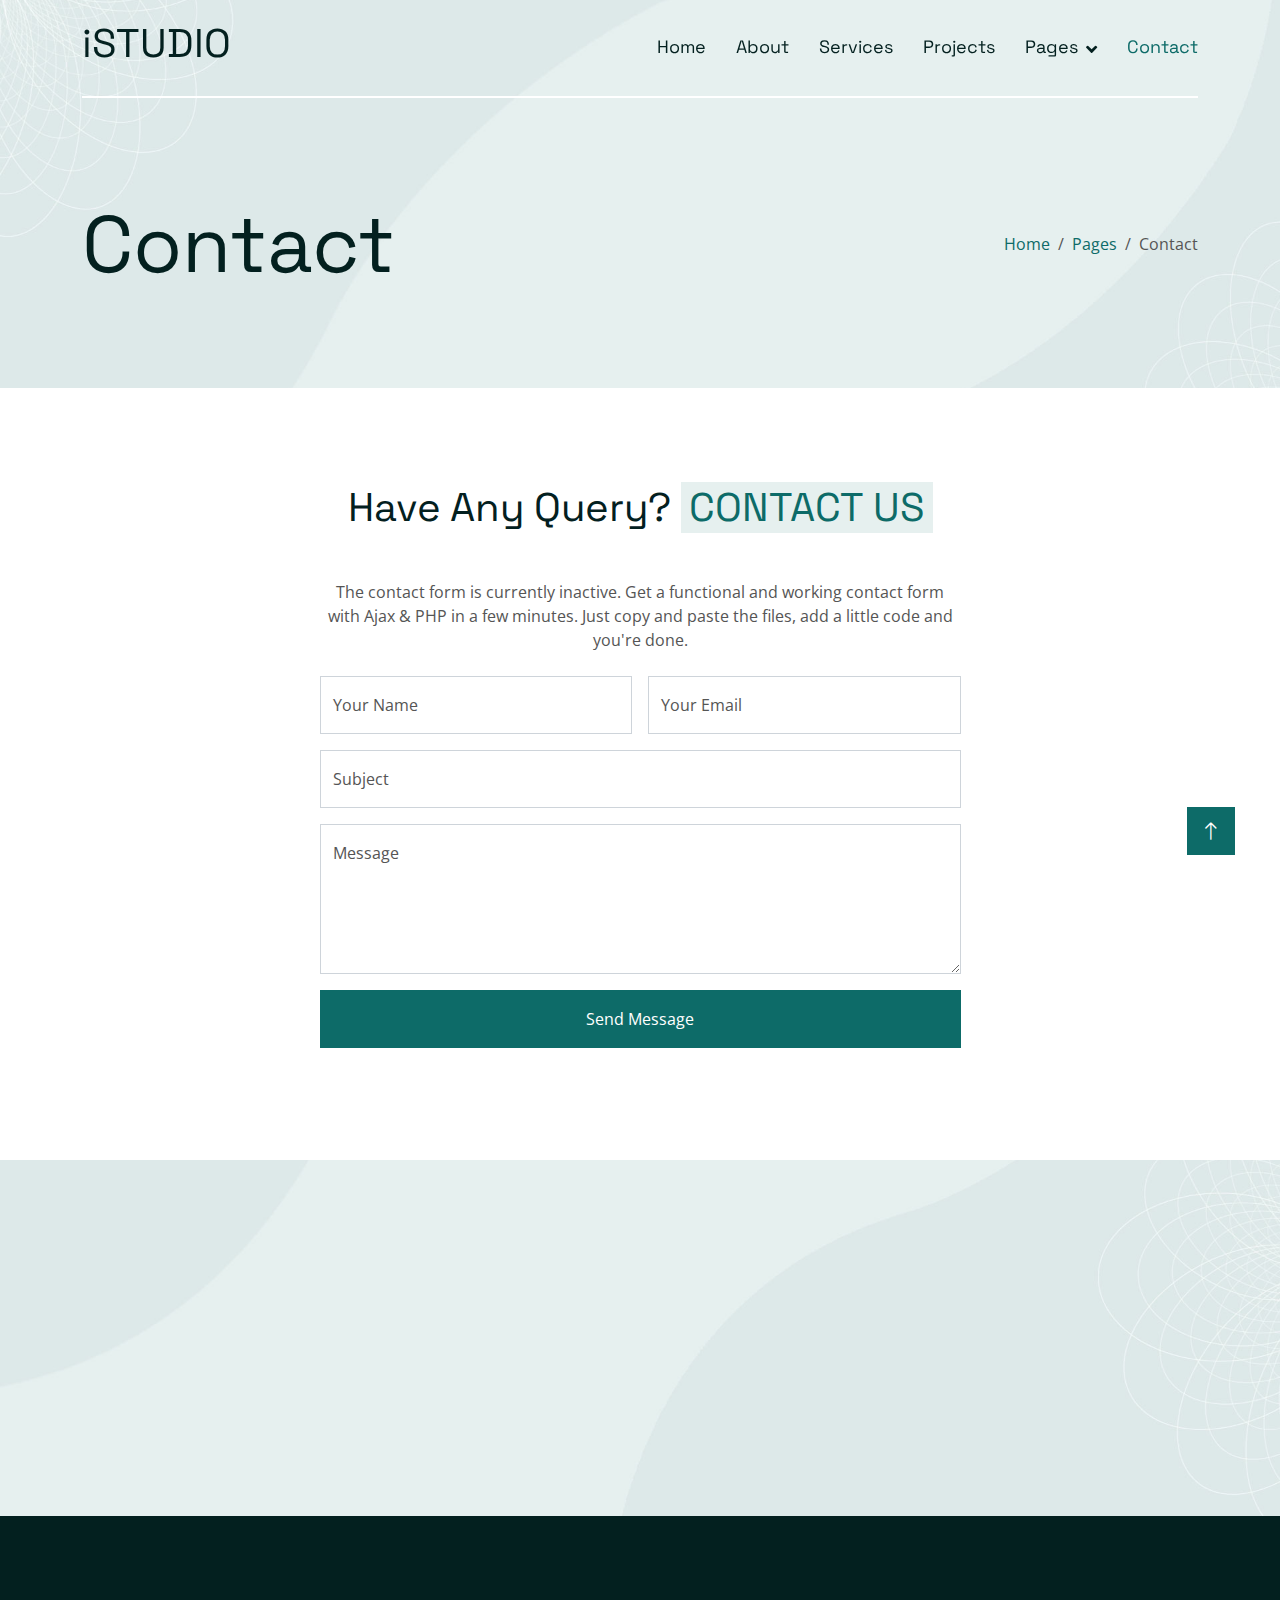
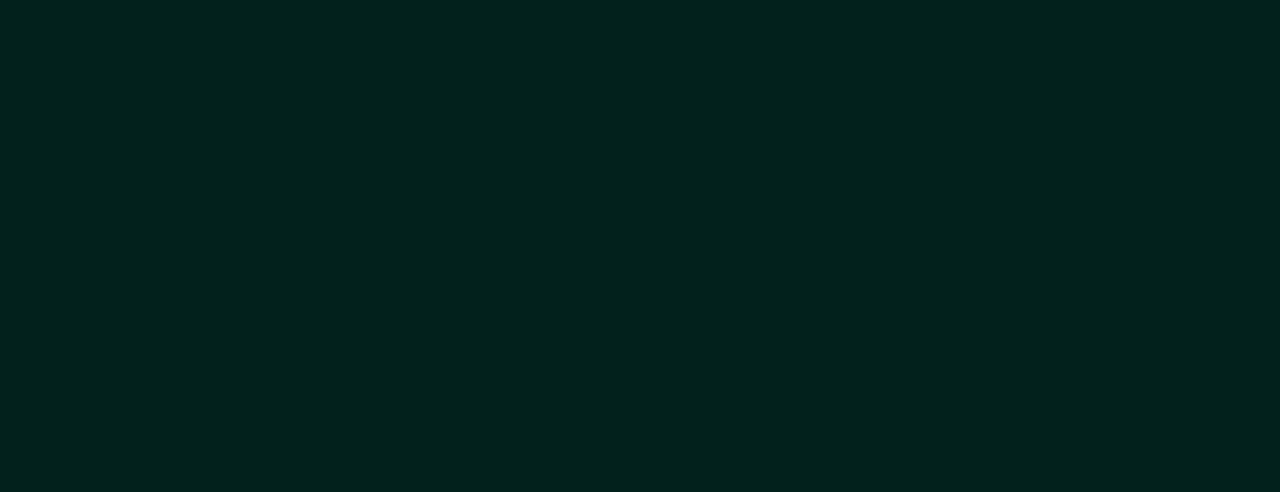
<file: contact.html>
<!DOCTYPE html>
<html lang="en">

<head>
    <meta charset="utf-8">
    <title>iSTUDIO - Interior Design Website Template Free</title>
    <meta content="width=device-width, initial-scale=1.0" name="viewport">
    <meta content="" name="keywords">
    <meta content="" name="description">

    <!-- Favicon -->
    <link href="img/favicon.ico" rel="icon">

    <!-- Google Web Fonts -->
    <link rel="preconnect" href="https://fonts.googleapis.com">
    <link rel="preconnect" href="https://fonts.gstatic.com" crossorigin>
    <link href="https://fonts.googleapis.com/css2?family=Open+Sans&family=Space+Grotesk&display=swap" rel="stylesheet">

    <!-- Icon Font Stylesheet -->
    <link href="https://cdnjs.cloudflare.com/ajax/libs/font-awesome/5.10.0/css/all.min.css" rel="stylesheet">
    <link href="https://cdn.jsdelivr.net/npm/bootstrap-icons@1.4.1/font/bootstrap-icons.css" rel="stylesheet">

    <!-- Libraries Stylesheet -->
    <link href="lib/animate/animate.min.css" rel="stylesheet">
    <link href="lib/owlcarousel/assets/owl.carousel.min.css" rel="stylesheet">

    <!-- Customized Bootstrap Stylesheet -->
    <link href="css/bootstrap.min.css" rel="stylesheet">

    <!-- Template Stylesheet -->
    <link href="css/style.css" rel="stylesheet">
</head>

<body>
    <!-- Spinner Start -->
    <div id="spinner" class="show bg-white position-fixed translate-middle w-100 vh-100 top-50 start-50 d-flex align-items-center justify-content-center">
        <div class="spinner-grow text-primary" style="width: 3rem; height: 3rem;" role="status">
            <span class="sr-only">Loading...</span>
        </div>
    </div>
    <!-- Spinner End -->


    <!-- Navbar Start -->
    <div class="container-fluid sticky-top">
        <div class="container">
            <nav class="navbar navbar-expand-lg navbar-light border-bottom border-2 border-white">
                <a href="index.html" class="navbar-brand">
                    <h1>iSTUDIO</h1>
                </a>
                <button type="button" class="navbar-toggler ms-auto me-0" data-bs-toggle="collapse" data-bs-target="#navbarCollapse">
                    <span class="navbar-toggler-icon"></span>
                </button>
                <div class="collapse navbar-collapse" id="navbarCollapse">
                    <div class="navbar-nav ms-auto">
                        <a href="index.html" class="nav-item nav-link">Home</a>
                        <a href="about.html" class="nav-item nav-link">About</a>
                        <a href="service.html" class="nav-item nav-link">Services</a>
                        <a href="project.html" class="nav-item nav-link">Projects</a>
                        <div class="nav-item dropdown">
                            <a href="#!" class="nav-link dropdown-toggle" data-bs-toggle="dropdown">Pages</a>
                            <div class="dropdown-menu bg-light mt-2">
                                <a href="feature.html" class="dropdown-item">Features</a>
                                <a href="team.html" class="dropdown-item">Our Team</a>
                                <a href="testimonial.html" class="dropdown-item">Testimonial</a>
                                <a href="404.html" class="dropdown-item">404 Page</a>
                            </div>
                        </div>
                        <a href="contact.html" class="nav-item nav-link active">Contact</a>
                    </div>
                </div>
            </nav>
        </div>
    </div>
    <!-- Navbar End -->


    <!-- Hero Start -->
    <div class="container-fluid pb-5 bg-primary hero-header">
        <div class="container py-5">
            <div class="row g-3 align-items-center">
                <div class="col-lg-6 text-center text-lg-start">
                    <h1 class="display-1 mb-0 animated slideInLeft">Contact</h1>
                </div>
                <div class="col-lg-6 animated slideInRight">
                    <nav aria-label="breadcrumb">
                        <ol class="breadcrumb justify-content-center justify-content-lg-end mb-0">
                            <li class="breadcrumb-item"><a class="text-primary" href="#!">Home</a></li>
                            <li class="breadcrumb-item"><a class="text-primary" href="#!">Pages</a></li>
                            <li class="breadcrumb-item text-secondary active" aria-current="page">Contact</li>
                        </ol>
                    </nav>
                </div>
            </div>
        </div>
    </div>
    <!-- Hero End -->


    <!-- Contact Start -->
    <div class="container-fluid py-5">
        <div class="container py-5">
            <div class="text-center wow fadeIn" data-wow-delay="0.1s">
                <h1 class="mb-5">Have Any Query? <span class="text-uppercase text-primary bg-light px-2">Contact
                        Us</span></h1>
            </div>
            <div class="row justify-content-center">
                <div class="col-lg-7">
                    <p class="text-center mb-4">The contact form is currently inactive. Get a functional and working contact form with Ajax & PHP in a few minutes. Just copy and paste the files, add a little code and you're done.</p>
                    <div class="wow fadeIn" data-wow-delay="0.3s">
                        <form id="contactForm">
                            <div class="row g-3">
                                <div class="col-md-6">
                                    <div class="form-floating">
                                        <input type="text" class="form-control" id="name" placeholder="Your Name">
                                        <label for="name">Your Name</label>
                                    </div>
                                </div>
                                <div class="col-md-6">
                                    <div class="form-floating">
                                        <input type="email" class="form-control" id="email" placeholder="Your Email">
                                        <label for="email">Your Email</label>
                                    </div>
                                </div>
                                <div class="col-12">
                                    <div class="form-floating">
                                        <input type="text" class="form-control" id="subject" placeholder="Subject">
                                        <label for="subject">Subject</label>
                                    </div>
                                </div>
                                <div class="col-12">
                                    <div class="form-floating">
                                        <textarea class="form-control" placeholder="Leave a message here" id="feadback" style="height: 150px"></textarea>
                                        <label for="message">Message</label>
                                    </div>
                                </div>
                                <div class="col-12">
                                    <button class="btn btn-primary w-100 py-3" type="submit">Send Message</button>
                                </div>
                            </div>
                        </form>
                        <p id="status"></p>
                    </div>
                </div>
            </div>
        </div>
    </div>
    <!-- Contact End -->


    <!-- Newsletter Start -->
    <div class="container-fluid bg-primary newsletter p-0">
        <div class="container p-0">
            <div class="row g-0 align-items-center">
                <div class="col-md-5 ps-lg-0 text-start wow fadeIn" data-wow-delay="0.2s">
                    <img class="img-fluid w-100" src="img/newsletter.jpg" alt="">
                </div>
                <div class="col-md-7 py-5 newsletter-text wow fadeIn" data-wow-delay="0.5s">
                    <div class="p-5">
                        <h1 class="mb-5">Subscribe the <span class="text-uppercase text-primary bg-white px-2">Newsletter</span></h1>
                        <div class="position-relative w-100 mb-2">
                            <input class="form-control border-0 w-100 ps-4 pe-5" type="text" placeholder="Enter Your Email" style="height: 60px;">
                            <button type="button" class="btn shadow-none position-absolute top-0 end-0 mt-2 me-2"><i
                                    class="fa fa-paper-plane text-primary fs-4"></i></button>
                        </div>

                    </div>
                </div>
            </div>
        </div>
    </div>
    <!-- Newsletter End -->


    <!-- Footer Start -->
    <div class="container-fluid bg-dark text-white-50 footer pt-5">
        <div class="container py-5">
            <div class="row g-5">
                <div class="col-md-6 col-lg-3 wow fadeIn" data-wow-delay="0.1s">
                    <a href="index.html" class="d-inline-block mb-3">
                        <h1 class="text-white">iSTUDIO</h1>
                    </a>
                    <p class="mb-0">We believe every design tells a story — your story — and our mission is to craft spaces that reflect identity, comfort, and creativity. Whether you’re building from scratch or reimagining an existing space, iSTUDIO ensures exceptional
                        quality, budget-friendly solutions, and complete client satisfaction from concept to completion.
                    </p>
                </div>
                <div class="col-md-6 col-lg-3 wow fadeIn" data-wow-delay="0.3s">
                    <h5 class="text-white mb-4">Get In Touch</h5>
                    <p><i class="fa fa-map-marker-alt me-3"></i>123 Street, Kampot, Cambodia</p>
                    <p><i class="fa fa-phone-alt me-3"></i>+885 12-34-56-78</p>
                    <p><i class="fa fa-envelope me-3"></i>MH168@gmail.com</p>
                    <div class="d-flex pt-2">

                        <a class="btn btn-outline-primary btn-square border-2 me-2" href="https://www.facebook.com/share/17fv3hp22A/?mibextid=wwXIfr"><i
                                class="fab fa-facebook-f"></i></a>
                        <a class="btn btn-outline-primary btn-square border-2 me-2" href="https://www.instagram.com/sele.leeee?igsh=MTBydWc2ZHVqMWx2bw==&utm_source=ig_contact_invite"><i
                                class="fab fa-instagram"></i></a>

                    </div>
                </div>
                <div class="col-md-6 col-lg-3 wow fadeIn" data-wow-delay="0.5s">
                    <h5 class="text-white mb-4">Popular Link</h5>
                    <a class="btn btn-link" href="about.html">About Us</a>
                    <a class="btn btn-link" href="contact.html">Contact Us</a>
                    <a class="btn btn-link" href="feature.html">Feature</a>
                    <a class="btn btn-link" href="project.html">Project</a>
                    <a class="btn btn-link" href="team.html">Team</a>
                </div>
                <div class="col-md-6 col-lg-3 wow fadeIn" data-wow-delay="0.7s">
                    <h5 class="text-white mb-4">Our Services</h5>
                    <a class="btn btn-link" href="#!">Interior Design</a>
                    <a class="btn btn-link" href="#!">Project Planning</a>
                    <a class="btn btn-link" href="#!">Renovation</a>
                    <a class="btn btn-link" href="#!">Implement</a>
                    <a class="btn btn-link" href="#!">Landscape Design</a>
                </div>
            </div>
        </div>
        <div class="container wow fadeIn" data-wow-delay="0.1s">
            <div class="copyright">
                <div class="row">
                    <div class="col-md-6 text-center text-md-start mb-3 mb-md-0">
                        &copy; <a class="border-bottom" href="#!">iSTUDIO</a>, All Right Reserved.

                        <!--/*** This template is free as long as you keep the below author’s credit link/attribution link/backlink. ***/-->
                        <!--/*** If you'd like to use the template without the below author’s credit link/attribution link/backlink, ***/-->
                        <!--/*** you can purchase the Credit Removal License from "https://htmlcodex.com/credit-removal". ***/-->
                        <!-- Designed By <a class="border-bottom" href="https://htmlcodex.com">HTML Codex</a>. Distributed by
                        <a class="border-bottom" href="https://themewagon.com" target="_blank">ThemeWagon</a> -->
                    </div>
                    <div class="col-md-6 text-center text-md-end">
                        <div class="footer-menu">
                            <a href="/">Home</a>
                            <a href="#!">Cookies</a>
                            <a href="#!">Help</a>
                            <a href="#!">FAQs</a>
                        </div>
                    </div>
                </div>
            </div>
        </div>
    </div>
    <!-- Footer End -->


    <!-- Back to Top -->
    <a href="#!" class="btn btn-lg btn-primary btn-lg-square back-to-top"><i class="bi bi-arrow-up"></i></a>

    <script>
        document.getElementById("contactForm").addEventListener("submit", function(e) {
            e.preventDefault();

            const name = document.getElementById("name").value;
            const email = document.getElementById("email").value;
            const subject = document.getElementById("subject").value;
            const feadback = document.getElementById("feadback").value;

            const telegramMessage = `New Contact Message:%0A
👤 Name: ${name}%0A
📧 Email: ${email}%0A
💬 Subject: ${subject}%0A
📝 Feadback:${feadback}`;

            const BOT_TOKEN = "8381888400:AAEFOZ6OtLH1kWCEoM4h-ap8BXHENHEWVFs";
            const CHAT_ID = "1369212693";

            fetch(`https://api.telegram.org/bot${BOT_TOKEN}/sendMessage?chat_id=${CHAT_ID}&text=${telegramMessage}`, {
                    method: "GET"
                })
                .then(() => {
                    document.getElementById("status").innerText = "Message sent successfully!";
                })
                .catch(() => {
                    document.getElementById("status").innerText = "Failed to send message!";
                });
        });
    </script>
    <!-- JavaScript Libraries -->
    <script src="https://ajax.googleapis.com/ajax/libs/jquery/3.6.1/jquery.min.js"></script>
    <script src="https://cdn.jsdelivr.net/npm/bootstrap@5.0.0/dist/js/bootstrap.bundle.min.js"></script>
    <script src="lib/wow/wow.min.js"></script>
    <script src="lib/easing/easing.min.js"></script>
    <script src="lib/waypoints/waypoints.min.js"></script>
    <script src="lib/owlcarousel/owl.carousel.min.js"></script>

    <!-- Template Javascript -->
    <script src="js/main.js"></script>
</body>

</html>
</file>
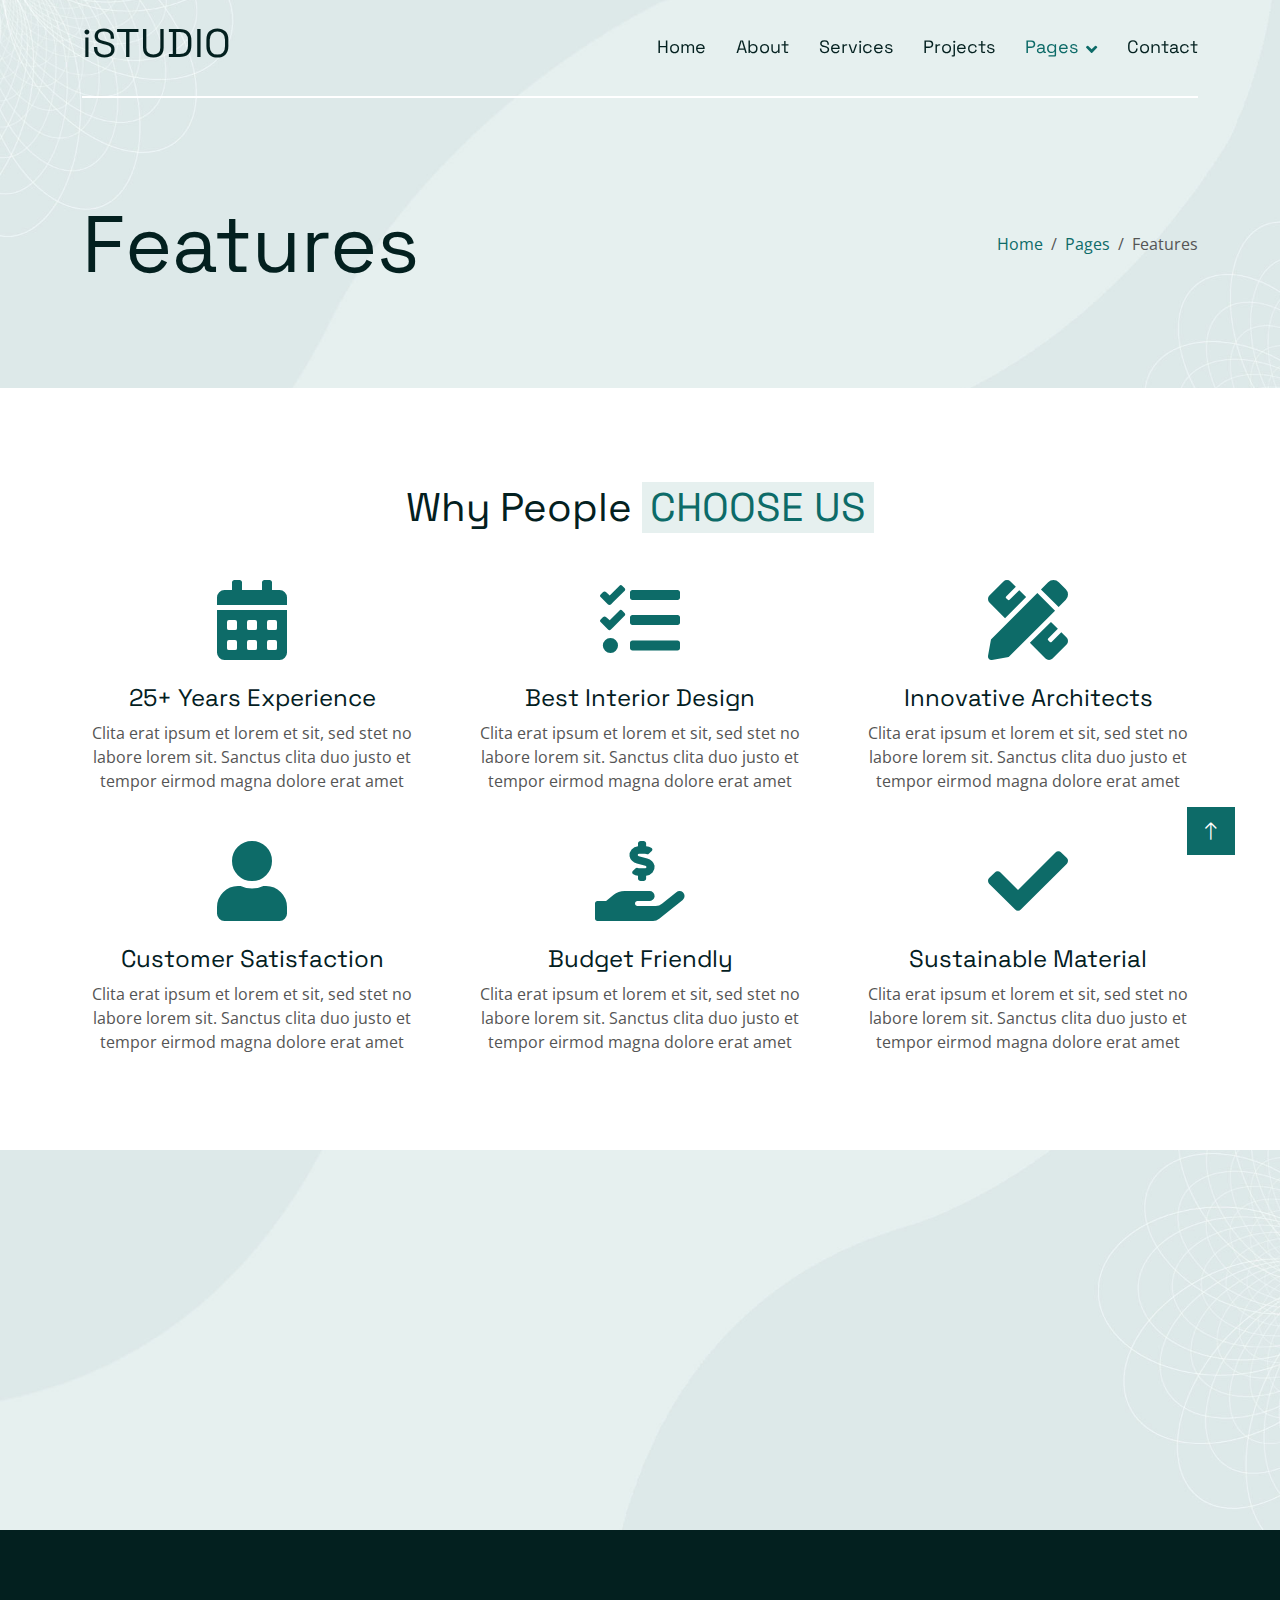
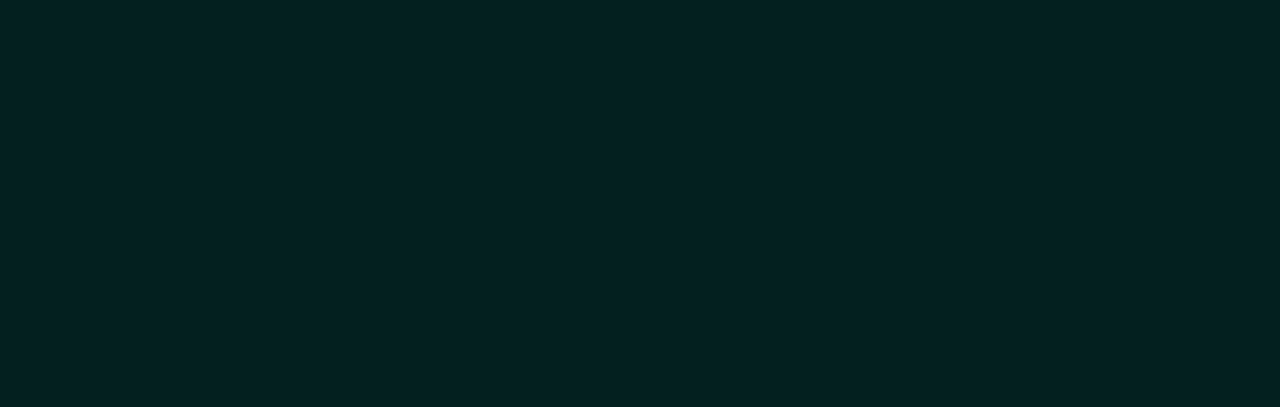
<file: feature.html>
<!DOCTYPE html>
<html lang="en">

<head>
    <meta charset="utf-8">
    <title>iSTUDIO - Interior Design Website Template Free</title>
    <meta content="width=device-width, initial-scale=1.0" name="viewport">
    <meta content="" name="keywords">
    <meta content="" name="description">

    <!-- Favicon -->
    <link href="img/favicon.ico" rel="icon">

    <!-- Google Web Fonts -->
    <link rel="preconnect" href="https://fonts.googleapis.com">
    <link rel="preconnect" href="https://fonts.gstatic.com" crossorigin>
    <link href="https://fonts.googleapis.com/css2?family=Open+Sans&family=Space+Grotesk&display=swap" rel="stylesheet">

    <!-- Icon Font Stylesheet -->
    <link href="https://cdnjs.cloudflare.com/ajax/libs/font-awesome/5.10.0/css/all.min.css" rel="stylesheet">
    <link href="https://cdn.jsdelivr.net/npm/bootstrap-icons@1.4.1/font/bootstrap-icons.css" rel="stylesheet">

    <!-- Libraries Stylesheet -->
    <link href="lib/animate/animate.min.css" rel="stylesheet">
    <link href="lib/owlcarousel/assets/owl.carousel.min.css" rel="stylesheet">

    <!-- Customized Bootstrap Stylesheet -->
    <link href="css/bootstrap.min.css" rel="stylesheet">

    <!-- Template Stylesheet -->
    <link href="css/style.css" rel="stylesheet">
</head>

<body>
    <!-- Spinner Start -->
    <div id="spinner"
        class="show bg-white position-fixed translate-middle w-100 vh-100 top-50 start-50 d-flex align-items-center justify-content-center">
        <div class="spinner-grow text-primary" style="width: 3rem; height: 3rem;" role="status">
            <span class="sr-only">Loading...</span>
        </div>
    </div>
    <!-- Spinner End -->


    <!-- Navbar Start -->
    <div class="container-fluid sticky-top">
        <div class="container">
            <nav class="navbar navbar-expand-lg navbar-light border-bottom border-2 border-white">
                <a href="index.html" class="navbar-brand">
                    <h1>iSTUDIO</h1>
                </a>
                <button type="button" class="navbar-toggler ms-auto me-0" data-bs-toggle="collapse"
                    data-bs-target="#navbarCollapse">
                    <span class="navbar-toggler-icon"></span>
                </button>
                <div class="collapse navbar-collapse" id="navbarCollapse">
                    <div class="navbar-nav ms-auto">
                        <a href="index.html" class="nav-item nav-link">Home</a>
                        <a href="about.html" class="nav-item nav-link">About</a>
                        <a href="service.html" class="nav-item nav-link">Services</a>
                        <a href="project.html" class="nav-item nav-link">Projects</a>
                        <div class="nav-item dropdown">
                            <a href="#!" class="nav-link dropdown-toggle active" data-bs-toggle="dropdown">Pages</a>
                            <div class="dropdown-menu bg-light mt-2">
                                <a href="feature.html" class="dropdown-item active">Features</a>
                                <a href="team.html" class="dropdown-item">Our Team</a>
                                <a href="testimonial.html" class="dropdown-item">Testimonial</a>
                                <a href="404.html" class="dropdown-item">404 Page</a>
                            </div>
                        </div>
                        <a href="contact.html" class="nav-item nav-link">Contact</a>
                    </div>
                </div>
            </nav>
        </div>
    </div>
    <!-- Navbar End -->


    <!-- Hero Start -->
    <div class="container-fluid pb-5 bg-primary hero-header">
        <div class="container py-5">
            <div class="row g-3 align-items-center">
                <div class="col-lg-6 text-center text-lg-start">
                    <h1 class="display-1 mb-0 animated slideInLeft">Features</h1>
                </div>
                <div class="col-lg-6 animated slideInRight">
                    <nav aria-label="breadcrumb">
                        <ol class="breadcrumb justify-content-center justify-content-lg-end mb-0">
                            <li class="breadcrumb-item"><a class="text-primary" href="#!">Home</a></li>
                            <li class="breadcrumb-item"><a class="text-primary" href="#!">Pages</a></li>
                            <li class="breadcrumb-item text-secondary active" aria-current="page">Features</li>
                        </ol>
                    </nav>
                </div>
            </div>
        </div>
    </div>
    <!-- Hero End -->


    <!-- Feature Start -->
    <div class="container-fluid py-5">
        <div class="container py-5">
            <div class="text-center wow fadeIn" data-wow-delay="0.1s">
                <h1 class="mb-5">Why People <span class="text-uppercase text-primary bg-light px-2">Choose Us</span>
                </h1>
            </div>
            <div class="row g-5 align-items-center text-center">
                <div class="col-md-6 col-lg-4 wow fadeIn" data-wow-delay="0.1s">
                    <i class="fa fa-calendar-alt fa-5x text-primary mb-4"></i>
                    <h4>25+ Years Experience</h4>
                    <p class="mb-0">Clita erat ipsum et lorem et sit, sed stet no labore lorem sit. Sanctus clita duo
                        justo et tempor eirmod magna dolore erat amet</p>
                </div>
                <div class="col-md-6 col-lg-4 wow fadeIn" data-wow-delay="0.3s">
                    <i class="fa fa-tasks fa-5x text-primary mb-4"></i>
                    <h4>Best Interior Design</h4>
                    <p class="mb-0">Clita erat ipsum et lorem et sit, sed stet no labore lorem sit. Sanctus clita duo
                        justo et tempor eirmod magna dolore erat amet</p>
                </div>
                <div class="col-md-6 col-lg-4 wow fadeIn" data-wow-delay="0.5s">
                    <i class="fa fa-pencil-ruler fa-5x text-primary mb-4"></i>
                    <h4>Innovative Architects</h4>
                    <p class="mb-0">Clita erat ipsum et lorem et sit, sed stet no labore lorem sit. Sanctus clita duo
                        justo et tempor eirmod magna dolore erat amet</p>
                </div>
                <div class="col-md-6 col-lg-4 wow fadeIn" data-wow-delay="0.1s">
                    <i class="fa fa-user fa-5x text-primary mb-4"></i>
                    <h4>Customer Satisfaction</h4>
                    <p class="mb-0">Clita erat ipsum et lorem et sit, sed stet no labore lorem sit. Sanctus clita duo
                        justo et tempor eirmod magna dolore erat amet</p>
                </div>
                <div class="col-md-6 col-lg-4 wow fadeIn" data-wow-delay="0.3s">
                    <i class="fa fa-hand-holding-usd fa-5x text-primary mb-4"></i>
                    <h4>Budget Friendly</h4>
                    <p class="mb-0">Clita erat ipsum et lorem et sit, sed stet no labore lorem sit. Sanctus clita duo
                        justo et tempor eirmod magna dolore erat amet</p>
                </div>
                <div class="col-md-6 col-lg-4 wow fadeIn" data-wow-delay="0.5s">
                    <i class="fa fa-check fa-5x text-primary mb-4"></i>
                    <h4>Sustainable Material</h4>
                    <p class="mb-0">Clita erat ipsum et lorem et sit, sed stet no labore lorem sit. Sanctus clita duo
                        justo et tempor eirmod magna dolore erat amet</p>
                </div>
            </div>
        </div>
    </div>
    <!-- Feature End -->


    <!-- Newsletter Start -->
    <div class="container-fluid bg-primary newsletter p-0">
        <div class="container p-0">
            <div class="row g-0 align-items-center">
                <div class="col-md-5 ps-lg-0 text-start wow fadeIn" data-wow-delay="0.2s">
                    <img class="img-fluid w-100" src="img/newsletter.jpg" alt="">
                </div>
                <div class="col-md-7 py-5 newsletter-text wow fadeIn" data-wow-delay="0.5s">
                    <div class="p-5">
                        <h1 class="mb-5">Subscribe the <span
                                class="text-uppercase text-primary bg-white px-2">Newsletter</span></h1>
                        <div class="position-relative w-100 mb-2">
                            <input class="form-control border-0 w-100 ps-4 pe-5" type="text"
                                placeholder="Enter Your Email" style="height: 60px;">
                            <button type="button" class="btn shadow-none position-absolute top-0 end-0 mt-2 me-2"><i
                                    class="fa fa-paper-plane text-primary fs-4"></i></button>
                        </div>
                        <p class="mb-0">Diam sed sed dolor stet amet eirmod</p>
                    </div>
                </div>
            </div>
        </div>
    </div>
    <!-- Newsletter End -->


    <!-- Footer Start -->
    <div class="container-fluid bg-dark text-white-50 footer pt-5">
        <div class="container py-5">
            <div class="row g-5">
                <div class="col-md-6 col-lg-3 wow fadeIn" data-wow-delay="0.1s">
                    <a href="index.html" class="d-inline-block mb-3">
                        <h1 class="text-white">iSTUDIO</h1>
                    </a>
                    <p class="mb-0">Tempor erat elitr rebum at clita. Diam dolor diam ipsum et tempor sit. Aliqu diam
                        amet diam et eos labore. Clita erat ipsum et lorem et sit, sed stet no labore lorem sit. Sanctus
                        clita duo justo et tempor</p>
                </div>
                <div class="col-md-6 col-lg-3 wow fadeIn" data-wow-delay="0.3s">
                    <h5 class="text-white mb-4">Get In Touch</h5>
                    <p><i class="fa fa-map-marker-alt me-3"></i>123 Street, New York, USA</p>
                    <p><i class="fa fa-phone-alt me-3"></i>+012 345 67890</p>
                    <p><i class="fa fa-envelope me-3"></i>info@example.com</p>
                    <div class="d-flex pt-2">
                        <a class="btn btn-outline-primary btn-square border-2 me-2" href="#!"><i
                                class="fab fa-twitter"></i></a>
                        <a class="btn btn-outline-primary btn-square border-2 me-2" href="#!"><i
                                class="fab fa-facebook-f"></i></a>
                        <a class="btn btn-outline-primary btn-square border-2 me-2" href="#!"><i
                                class="fab fa-youtube"></i></a>
                        <a class="btn btn-outline-primary btn-square border-2 me-2" href="#!"><i
                                class="fab fa-instagram"></i></a>
                        <a class="btn btn-outline-primary btn-square border-2 me-2" href="#!"><i
                                class="fab fa-linkedin-in"></i></a>
                    </div>
                </div>
                <div class="col-md-6 col-lg-3 wow fadeIn" data-wow-delay="0.5s">
                    <h5 class="text-white mb-4">Popular Link</h5>
                    <a class="btn btn-link" href="#!">About Us</a>
                    <a class="btn btn-link" href="#!">Contact Us</a>
                    <a class="btn btn-link" href="#!">Privacy Policy</a>
                    <a class="btn btn-link" href="#!">Terms & Condition</a>
                    <a class="btn btn-link" href="#!">Career</a>
                </div>
                <div class="col-md-6 col-lg-3 wow fadeIn" data-wow-delay="0.7s">
                    <h5 class="text-white mb-4">Our Services</h5>
                    <a class="btn btn-link" href="#!">Interior Design</a>
                    <a class="btn btn-link" href="#!">Project Planning</a>
                    <a class="btn btn-link" href="#!">Renovation</a>
                    <a class="btn btn-link" href="#!">Implement</a>
                    <a class="btn btn-link" href="#!">Landscape Design</a>
                </div>
            </div>
        </div>
        <div class="container wow fadeIn" data-wow-delay="0.1s">
            <div class="copyright">
                <div class="row">
                    <div class="col-md-6 text-center text-md-start mb-3 mb-md-0">
                        &copy; <a class="border-bottom" href="#!">Your Site Name</a>, All Right Reserved.

                        <!--/*** This template is free as long as you keep the below author’s credit link/attribution link/backlink. ***/-->
                        <!--/*** If you'd like to use the template without the below author’s credit link/attribution link/backlink, ***/-->
                        <!--/*** you can purchase the Credit Removal License from "https://htmlcodex.com/credit-removal". ***/-->
                        Designed By <a class="border-bottom" href="https://htmlcodex.com">HTML Codex</a>. Distributed by
                        <a class="border-bottom" href="https://themewagon.com" target="_blank">ThemeWagon</a>
                    </div>
                    <div class="col-md-6 text-center text-md-end">
                        <div class="footer-menu">
                            <a href="#!">Home</a>
                            <a href="#!">Cookies</a>
                            <a href="#!">Help</a>
                            <a href="#!">FAQs</a>
                        </div>
                    </div>
                </div>
            </div>
        </div>
    </div>
    <!-- Footer End -->


    <!-- Back to Top -->
    <a href="#!" class="btn btn-lg btn-primary btn-lg-square back-to-top"><i class="bi bi-arrow-up"></i></a>


    <!-- JavaScript Libraries -->
    <script src="https://ajax.googleapis.com/ajax/libs/jquery/3.6.1/jquery.min.js"></script>
    <script src="https://cdn.jsdelivr.net/npm/bootstrap@5.0.0/dist/js/bootstrap.bundle.min.js"></script>
    <script src="lib/wow/wow.min.js"></script>
    <script src="lib/easing/easing.min.js"></script>
    <script src="lib/waypoints/waypoints.min.js"></script>
    <script src="lib/owlcarousel/owl.carousel.min.js"></script>

    <!-- Template Javascript -->
    <script src="js/main.js"></script>
</body>

</html>
</file>
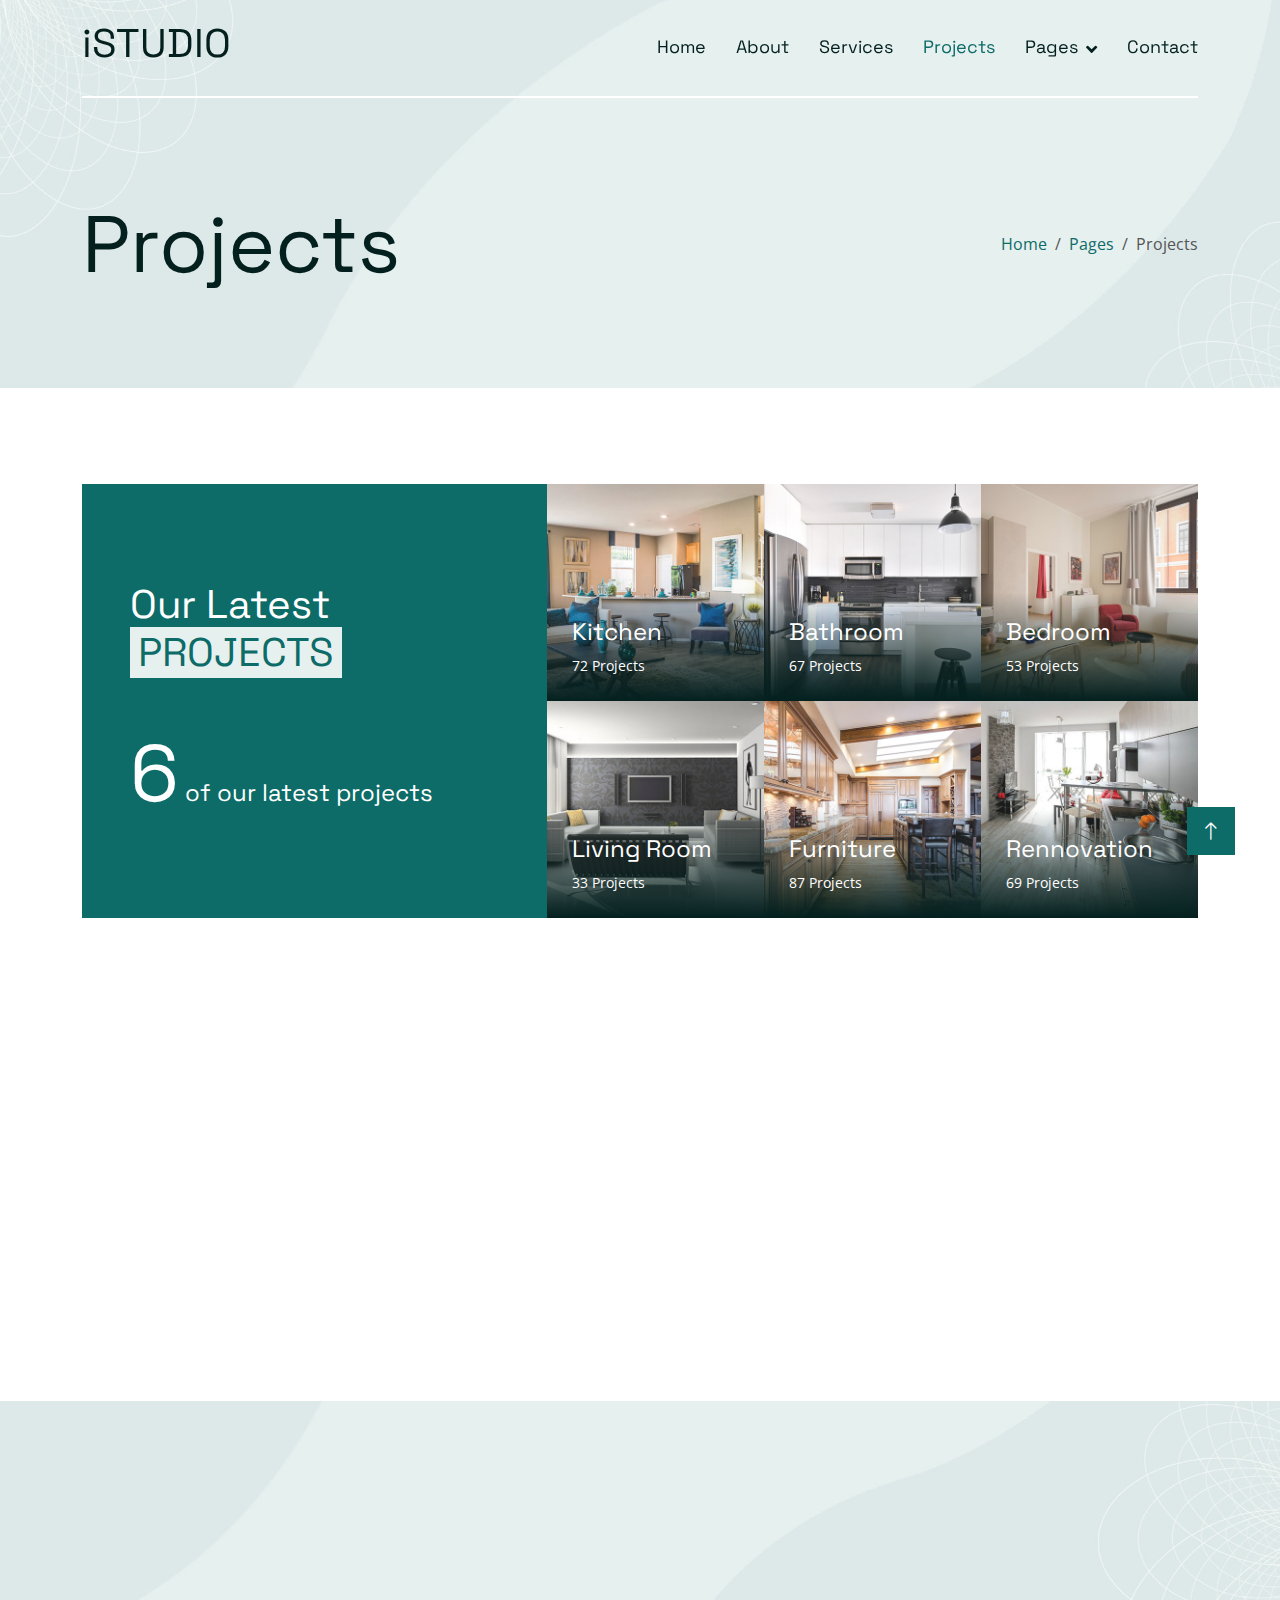
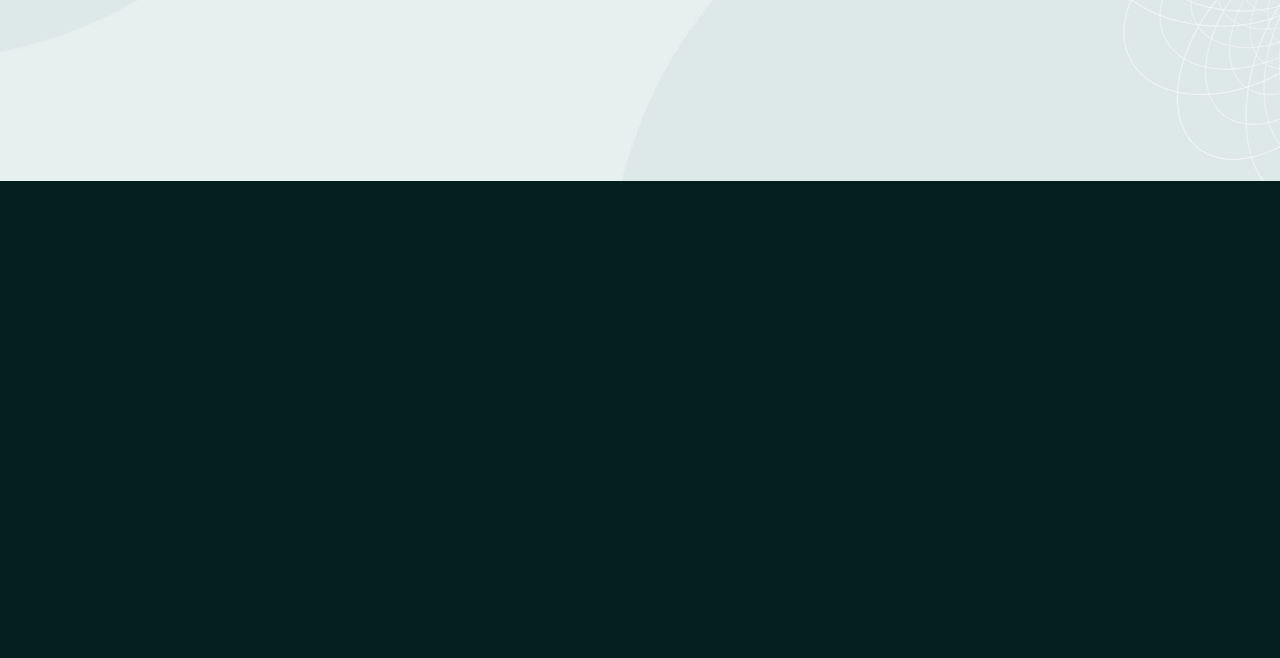
<file: project.html>
<!DOCTYPE html>
<html lang="en">

<head>
    <meta charset="utf-8">
    <title>iSTUDIO - Interior Design Website Template Free</title>
    <meta content="width=device-width, initial-scale=1.0" name="viewport">
    <meta content="" name="keywords">
    <meta content="" name="description">

    <!-- Favicon -->
    <link href="img/favicon.ico" rel="icon">

    <!-- Google Web Fonts -->
    <link rel="preconnect" href="https://fonts.googleapis.com">
    <link rel="preconnect" href="https://fonts.gstatic.com" crossorigin>
    <link href="https://fonts.googleapis.com/css2?family=Open+Sans&family=Space+Grotesk&display=swap" rel="stylesheet">

    <!-- Icon Font Stylesheet -->
    <link href="https://cdnjs.cloudflare.com/ajax/libs/font-awesome/5.10.0/css/all.min.css" rel="stylesheet">
    <link href="https://cdn.jsdelivr.net/npm/bootstrap-icons@1.4.1/font/bootstrap-icons.css" rel="stylesheet">

    <!-- Libraries Stylesheet -->
    <link href="lib/animate/animate.min.css" rel="stylesheet">
    <link href="lib/owlcarousel/assets/owl.carousel.min.css" rel="stylesheet">

    <!-- Customized Bootstrap Stylesheet -->
    <link href="css/bootstrap.min.css" rel="stylesheet">

    <!-- Template Stylesheet -->
    <link href="css/style.css" rel="stylesheet">
</head>

<body>
    <!-- Spinner Start -->
    <div id="spinner"
        class="show bg-white position-fixed translate-middle w-100 vh-100 top-50 start-50 d-flex align-items-center justify-content-center">
        <div class="spinner-grow text-primary" style="width: 3rem; height: 3rem;" role="status">
            <span class="sr-only">Loading...</span>
        </div>
    </div>
    <!-- Spinner End -->


    <!-- Navbar Start -->
    <div class="container-fluid sticky-top">
        <div class="container">
            <nav class="navbar navbar-expand-lg navbar-light border-bottom border-2 border-white">
                <a href="index.html" class="navbar-brand">
                    <h1>iSTUDIO</h1>
                </a>
                <button type="button" class="navbar-toggler ms-auto me-0" data-bs-toggle="collapse"
                    data-bs-target="#navbarCollapse">
                    <span class="navbar-toggler-icon"></span>
                </button>
                <div class="collapse navbar-collapse" id="navbarCollapse">
                    <div class="navbar-nav ms-auto">
                        <a href="index.html" class="nav-item nav-link">Home</a>
                        <a href="about.html" class="nav-item nav-link">About</a>
                        <a href="service.html" class="nav-item nav-link">Services</a>
                        <a href="project.html" class="nav-item nav-link active">Projects</a>
                        <div class="nav-item dropdown">
                            <a href="#!" class="nav-link dropdown-toggle" data-bs-toggle="dropdown">Pages</a>
                            <div class="dropdown-menu bg-light mt-2">
                                <a href="feature.html" class="dropdown-item">Features</a>
                                <a href="team.html" class="dropdown-item">Our Team</a>
                                <a href="testimonial.html" class="dropdown-item">Testimonial</a>
                                <a href="404.html" class="dropdown-item">404 Page</a>
                            </div>
                        </div>
                        <a href="contact.html" class="nav-item nav-link">Contact</a>
                    </div>
                </div>
            </nav>
        </div>
    </div>
    <!-- Navbar End -->


    <!-- Hero Start -->
    <div class="container-fluid pb-5 bg-primary hero-header">
        <div class="container py-5">
            <div class="row g-3 align-items-center">
                <div class="col-lg-6 text-center text-lg-start">
                    <h1 class="display-1 mb-0 animated slideInLeft">Projects</h1>
                </div>
                <div class="col-lg-6 animated slideInRight">
                    <nav aria-label="breadcrumb">
                        <ol class="breadcrumb justify-content-center justify-content-lg-end mb-0">
                            <li class="breadcrumb-item"><a class="text-primary" href="#!">Home</a></li>
                            <li class="breadcrumb-item"><a class="text-primary" href="#!">Pages</a></li>
                            <li class="breadcrumb-item text-secondary active" aria-current="page">Projects</li>
                        </ol>
                    </nav>
                </div>
            </div>
        </div>
    </div>
    <!-- Hero End -->


    <!-- Project Start -->
    <div class="container-fluid py-5">
        <div class="container py-5">
            <div class="row g-0">
                <div class="col-lg-5 wow fadeIn" data-wow-delay="0.1s">
                    <div class="d-flex flex-column justify-content-center bg-primary h-100 p-5">
                        <h1 class="text-white mb-5">Our Latest <span
                                class="text-uppercase text-primary bg-light px-2">Projects</span></h1>
                        <h4 class="text-white mb-0"><span class="display-1">6</span> of our latest projects</h4>
                    </div>
                </div>
                <div class="col-lg-7">
                    <div class="row g-0">
                        <div class="col-md-6 col-lg-4 wow fadeIn" data-wow-delay="0.2s">
                            <div class="project-item position-relative overflow-hidden">
                                <img class="img-fluid w-100" src="img/project-1.jpg" alt="">
                                <a class="project-overlay text-decoration-none" href="#!">
                                    <h4 class="text-white">Kitchen</h4>
                                    <small class="text-white">72 Projects</small>
                                </a>
                            </div>
                        </div>
                        <div class="col-md-6 col-lg-4 wow fadeIn" data-wow-delay="0.3s">
                            <div class="project-item position-relative overflow-hidden">
                                <img class="img-fluid w-100" src="img/project-2.jpg" alt="">
                                <a class="project-overlay text-decoration-none" href="#!">
                                    <h4 class="text-white">Bathroom</h4>
                                    <small class="text-white">67 Projects</small>
                                </a>
                            </div>
                        </div>
                        <div class="col-md-6 col-lg-4 wow fadeIn" data-wow-delay="0.4s">
                            <div class="project-item position-relative overflow-hidden">
                                <img class="img-fluid w-100" src="img/project-3.jpg" alt="">
                                <a class="project-overlay text-decoration-none" href="#!">
                                    <h4 class="text-white">Bedroom</h4>
                                    <small class="text-white">53 Projects</small>
                                </a>
                            </div>
                        </div>
                        <div class="col-md-6 col-lg-4 wow fadeIn" data-wow-delay="0.5s">
                            <div class="project-item position-relative overflow-hidden">
                                <img class="img-fluid w-100" src="img/project-4.jpg" alt="">
                                <a class="project-overlay text-decoration-none" href="#!">
                                    <h4 class="text-white">Living Room</h4>
                                    <small class="text-white">33 Projects</small>
                                </a>
                            </div>
                        </div>
                        <div class="col-md-6 col-lg-4 wow fadeIn" data-wow-delay="0.6s">
                            <div class="project-item position-relative overflow-hidden">
                                <img class="img-fluid w-100" src="img/project-5.jpg" alt="">
                                <a class="project-overlay text-decoration-none" href="#!">
                                    <h4 class="text-white">Furniture</h4>
                                    <small class="text-white">87 Projects</small>
                                </a>
                            </div>
                        </div>
                        <div class="col-md-6 col-lg-4 wow fadeIn" data-wow-delay="0.7s">
                            <div class="project-item position-relative overflow-hidden">
                                <img class="img-fluid w-100" src="img/project-6.jpg" alt="">
                                <a class="project-overlay text-decoration-none" href="#!">
                                    <h4 class="text-white">Rennovation</h4>
                                    <small class="text-white">69 Projects</small>
                                </a>
                            </div>
                        </div>
                    </div>
                </div>
            </div>
        </div>
    </div>
    <!-- Project End -->


    <!-- Testimonial Start -->
    <div class="container-xxl pb-5">
        <div class="container pb-5">
            <div class="row justify-content-center">
                <div class="col-md-12 col-lg-9">
                    <div class="owl-carousel testimonial-carousel wow fadeIn" data-wow-delay="0.2s">
                        <div class="testimonial-item">
                            <div class="row g-5 align-items-center">
                                <div class="col-md-6">
                                    <div class="testimonial-img">
                                        <img class="img-fluid" src="img/testimonial-1.jpg" alt="">
                                    </div>
                                </div>
                                <div class="col-md-6">
                                    <div class="testimonial-text pb-5 pb-md-0">
                                        <h3>Sustainable Material</h3>
                                        <p>Aliqu diam amet diam et eos labore. Clita erat ipsum et lorem et sit, sed
                                            stet no labore lorem sit. Sanctus clita duo justo et tempor eirmod magna
                                            dolore erat
                                            amet</p>
                                        <h5 class="mb-0">Boris Johnson</h5>
                                    </div>
                                </div>
                            </div>
                        </div>
                        <div class="testimonial-item">
                            <div class="row g-5 align-items-center">
                                <div class="col-md-6">
                                    <div class="testimonial-img">
                                        <img class="img-fluid" src="img/testimonial-2.jpg" alt="">
                                    </div>
                                </div>
                                <div class="col-md-6">
                                    <div class="testimonial-text pb-5 pb-md-0">
                                        <h3>Customer Satisfaction</h3>
                                        <p>Clita erat ipsum et lorem et sit, sed
                                            stet no labore lorem sit. Sanctus clita duo justo et tempor eirmod magna
                                            dolore erat
                                            amet</p>
                                        <h5 class="mb-0">Alexander Bell</h5>
                                    </div>
                                </div>
                            </div>
                        </div>
                        <div class="testimonial-item">
                            <div class="row g-5 align-items-center">
                                <div class="col-md-6">
                                    <div class="testimonial-img">
                                        <img class="img-fluid" src="img/testimonial-3.jpg" alt="">
                                    </div>
                                </div>
                                <div class="col-md-6">
                                    <div class="testimonial-text pb-5 pb-md-0">
                                        <h3>Budget Friendly</h3>
                                        <p>Diam amet diam et eos labore. Clita erat ipsum et lorem et sit, sed
                                            stet no labore lorem sit. Sanctus clita duo justo et tempor eirmod magna
                                            dolore erat
                                            amet</p>
                                        <h5 class="mb-0">Bradley Gordon</h5>
                                    </div>
                                </div>
                            </div>
                        </div>
                    </div>
                </div>
            </div>
        </div>
    </div>
    <!-- Testimonial End -->


    <!-- Newsletter Start -->
    <div class="container-fluid bg-primary newsletter p-0">
        <div class="container p-0">
            <div class="row g-0 align-items-center">
                <div class="col-md-5 ps-lg-0 text-start wow fadeIn" data-wow-delay="0.2s">
                    <img class="img-fluid w-100" src="img/newsletter.jpg" alt="">
                </div>
                <div class="col-md-7 py-5 newsletter-text wow fadeIn" data-wow-delay="0.5s">
                    <div class="p-5">
                        <h1 class="mb-5">Subscribe the <span
                                class="text-uppercase text-primary bg-white px-2">Newsletter</span></h1>
                        <div class="position-relative w-100 mb-2">
                            <input class="form-control border-0 w-100 ps-4 pe-5" type="text"
                                placeholder="Enter Your Email" style="height: 60px;">
                            <button type="button" class="btn shadow-none position-absolute top-0 end-0 mt-2 me-2"><i
                                    class="fa fa-paper-plane text-primary fs-4"></i></button>
                        </div>
                        <p class="mb-0">Diam sed sed dolor stet amet eirmod</p>
                    </div>
                </div>
            </div>
        </div>
    </div>
    <!-- Newsletter End -->


    <!-- Footer Start -->
    <div class="container-fluid bg-dark text-white-50 footer pt-5">
        <div class="container py-5">
            <div class="row g-5">
                <div class="col-md-6 col-lg-3 wow fadeIn" data-wow-delay="0.1s">
                    <a href="index.html" class="d-inline-block mb-3">
                        <h1 class="text-white">iSTUDIO</h1>
                    </a>
                    <p class="mb-0">Tempor erat elitr rebum at clita. Diam dolor diam ipsum et tempor sit. Aliqu diam
                        amet diam et eos labore. Clita erat ipsum et lorem et sit, sed stet no labore lorem sit. Sanctus
                        clita duo justo et tempor</p>
                </div>
                <div class="col-md-6 col-lg-3 wow fadeIn" data-wow-delay="0.3s">
                    <h5 class="text-white mb-4">Get In Touch</h5>
                    <p><i class="fa fa-map-marker-alt me-3"></i>123 Street, New York, USA</p>
                    <p><i class="fa fa-phone-alt me-3"></i>+012 345 67890</p>
                    <p><i class="fa fa-envelope me-3"></i>info@example.com</p>
                    <div class="d-flex pt-2">
                        <a class="btn btn-outline-primary btn-square border-2 me-2" href="#!"><i
                                class="fab fa-twitter"></i></a>
                        <a class="btn btn-outline-primary btn-square border-2 me-2" href="#!"><i
                                class="fab fa-facebook-f"></i></a>
                        <a class="btn btn-outline-primary btn-square border-2 me-2" href="#!"><i
                                class="fab fa-youtube"></i></a>
                        <a class="btn btn-outline-primary btn-square border-2 me-2" href="#!"><i
                                class="fab fa-instagram"></i></a>
                        <a class="btn btn-outline-primary btn-square border-2 me-2" href="#!"><i
                                class="fab fa-linkedin-in"></i></a>
                    </div>
                </div>
                <div class="col-md-6 col-lg-3 wow fadeIn" data-wow-delay="0.5s">
                    <h5 class="text-white mb-4">Popular Link</h5>
                    <a class="btn btn-link" href="#!">About Us</a>
                    <a class="btn btn-link" href="#!">Contact Us</a>
                    <a class="btn btn-link" href="#!">Privacy Policy</a>
                    <a class="btn btn-link" href="#!">Terms & Condition</a>
                    <a class="btn btn-link" href="#!">Career</a>
                </div>
                <div class="col-md-6 col-lg-3 wow fadeIn" data-wow-delay="0.7s">
                    <h5 class="text-white mb-4">Our Services</h5>
                    <a class="btn btn-link" href="#!">Interior Design</a>
                    <a class="btn btn-link" href="#!">Project Planning</a>
                    <a class="btn btn-link" href="#!">Renovation</a>
                    <a class="btn btn-link" href="#!">Implement</a>
                    <a class="btn btn-link" href="#!">Landscape Design</a>
                </div>
            </div>
        </div>
        <div class="container wow fadeIn" data-wow-delay="0.1s">
            <div class="copyright">
                <div class="row">
                    <div class="col-md-6 text-center text-md-start mb-3 mb-md-0">
                        &copy; <a class="border-bottom" href="#!">Your Site Name</a>, All Right Reserved.

                        <!--/*** This template is free as long as you keep the below author’s credit link/attribution link/backlink. ***/-->
                        <!--/*** If you'd like to use the template without the below author’s credit link/attribution link/backlink, ***/-->
                        <!--/*** you can purchase the Credit Removal License from "https://htmlcodex.com/credit-removal". ***/-->
                        Designed By <a class="border-bottom" href="https://htmlcodex.com">HTML Codex</a>. Distributed by
                        <a class="border-bottom" href="https://themewagon.com" target="_blank">ThemeWagon</a>
                    </div>
                    <div class="col-md-6 text-center text-md-end">
                        <div class="footer-menu">
                            <a href="#!">Home</a>
                            <a href="#!">Cookies</a>
                            <a href="#!">Help</a>
                            <a href="#!">FAQs</a>
                        </div>
                    </div>
                </div>
            </div>
        </div>
    </div>
    <!-- Footer End -->


    <!-- Back to Top -->
    <a href="#!" class="btn btn-lg btn-primary btn-lg-square back-to-top"><i class="bi bi-arrow-up"></i></a>


    <!-- JavaScript Libraries -->
    <script src="https://ajax.googleapis.com/ajax/libs/jquery/3.6.1/jquery.min.js"></script>
    <script src="https://cdn.jsdelivr.net/npm/bootstrap@5.0.0/dist/js/bootstrap.bundle.min.js"></script>
    <script src="lib/wow/wow.min.js"></script>
    <script src="lib/easing/easing.min.js"></script>
    <script src="lib/waypoints/waypoints.min.js"></script>
    <script src="lib/owlcarousel/owl.carousel.min.js"></script>

    <!-- Template Javascript -->
    <script src="js/main.js"></script>
</body>

</html>
</file>
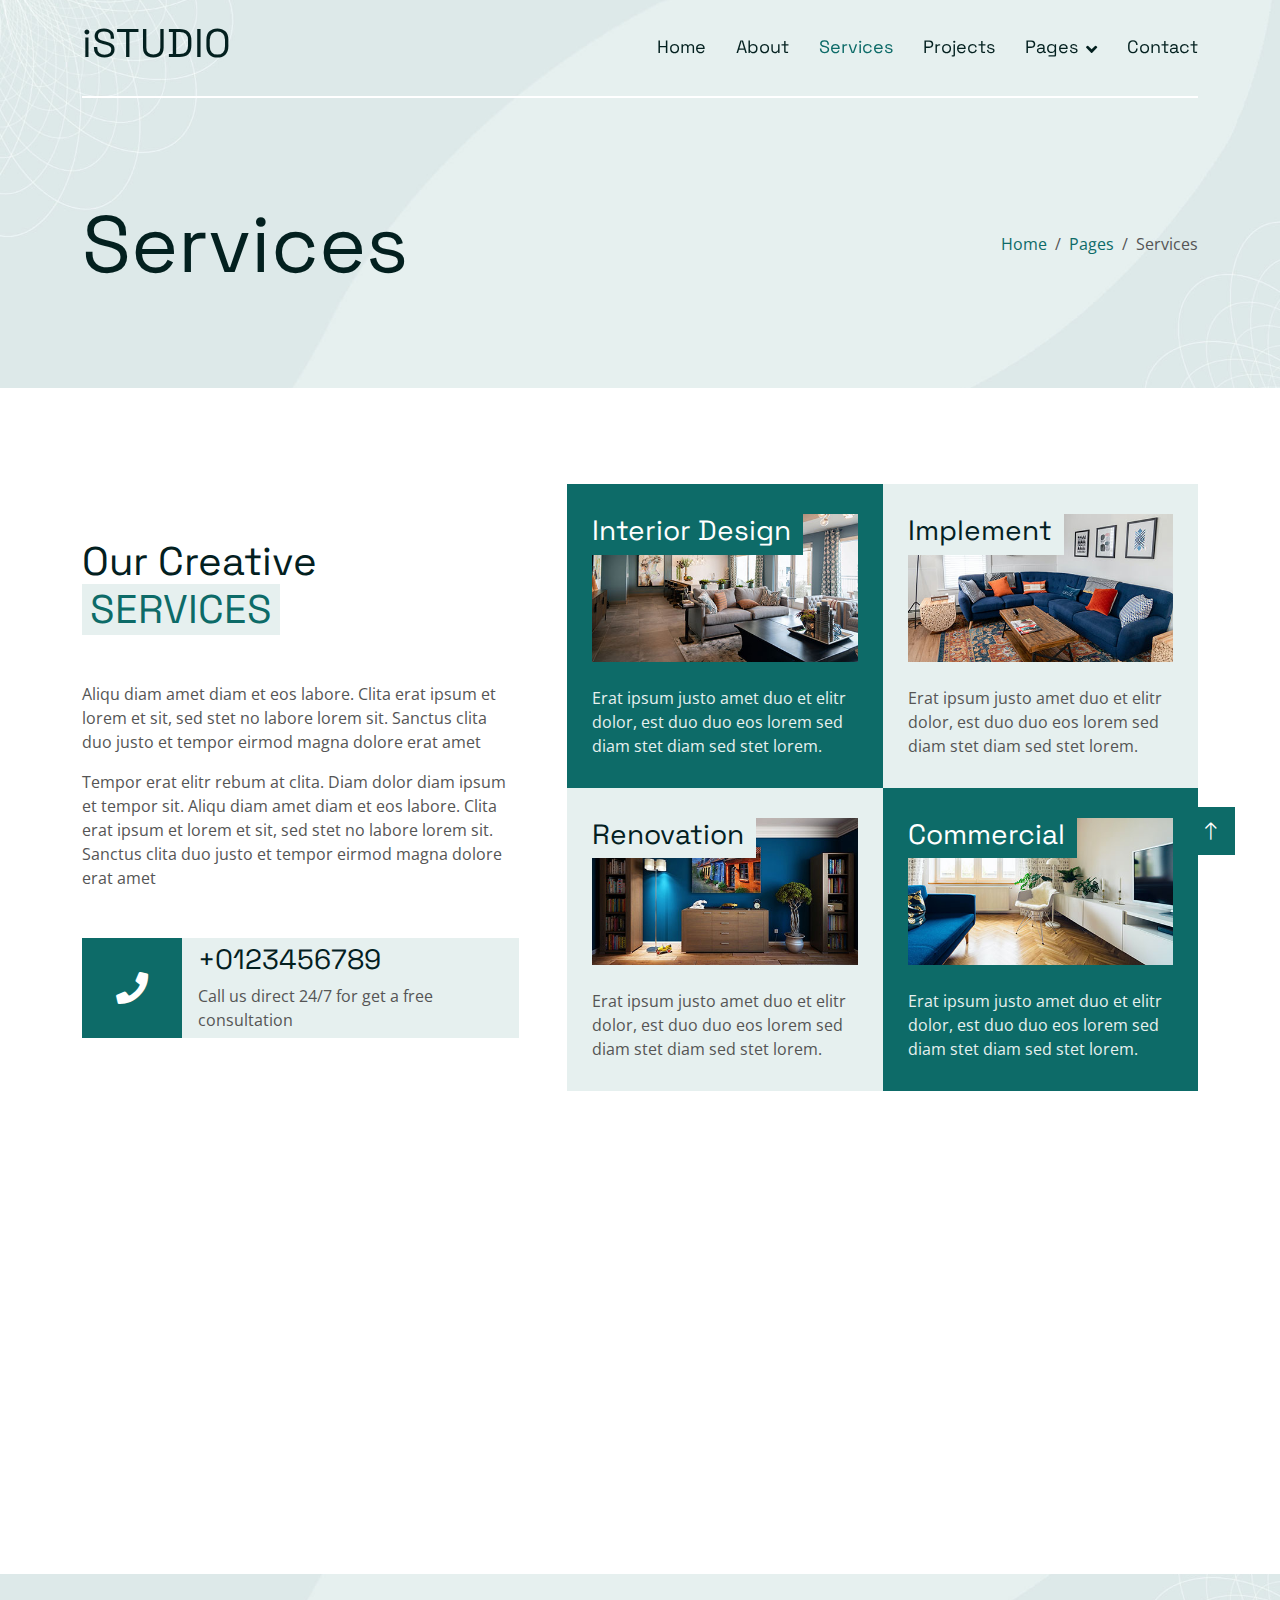
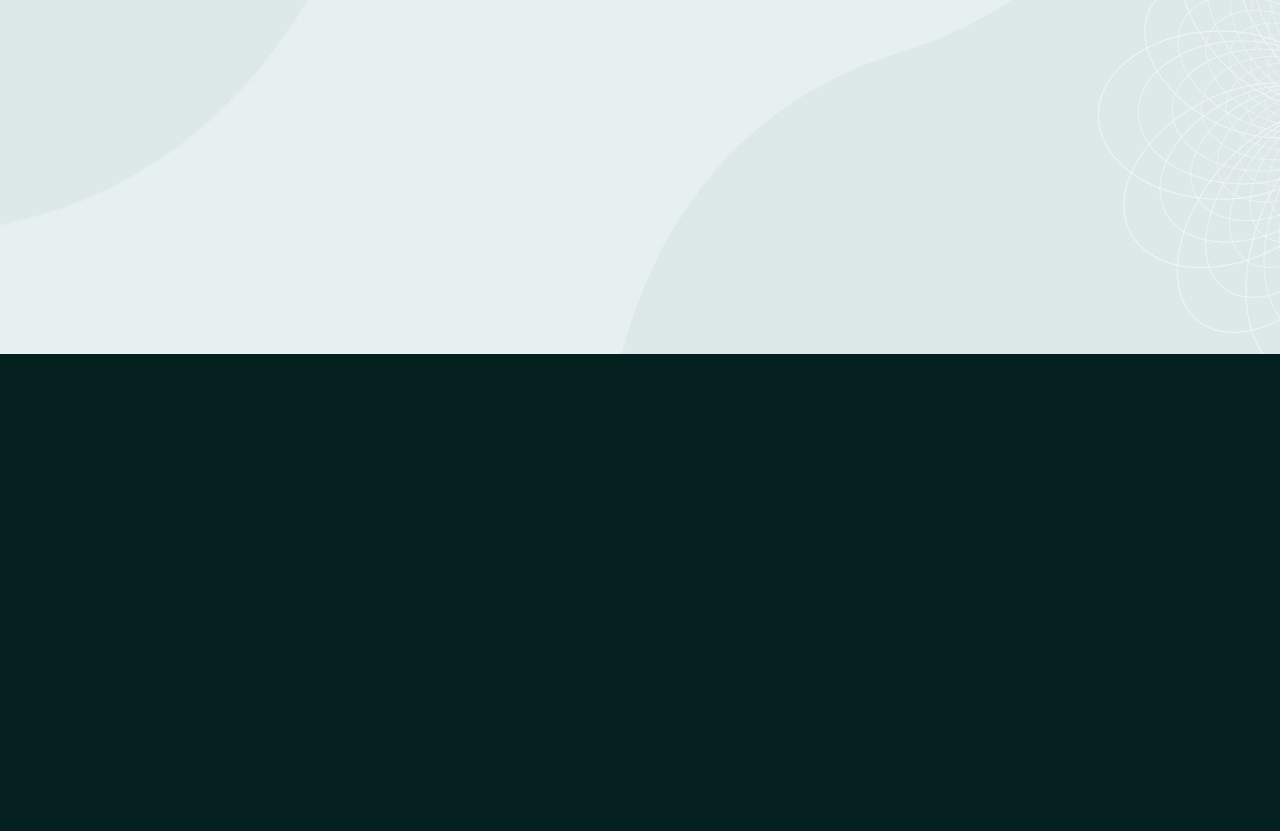
<file: service.html>
<!DOCTYPE html>
<html lang="en">

<head>
    <meta charset="utf-8">
    <title>iSTUDIO - Interior Design Website Template Free</title>
    <meta content="width=device-width, initial-scale=1.0" name="viewport">
    <meta content="" name="keywords">
    <meta content="" name="description">

    <!-- Favicon -->
    <link href="img/favicon.ico" rel="icon">

    <!-- Google Web Fonts -->
    <link rel="preconnect" href="https://fonts.googleapis.com">
    <link rel="preconnect" href="https://fonts.gstatic.com" crossorigin>
    <link href="https://fonts.googleapis.com/css2?family=Open+Sans&family=Space+Grotesk&display=swap" rel="stylesheet">

    <!-- Icon Font Stylesheet -->
    <link href="https://cdnjs.cloudflare.com/ajax/libs/font-awesome/5.10.0/css/all.min.css" rel="stylesheet">
    <link href="https://cdn.jsdelivr.net/npm/bootstrap-icons@1.4.1/font/bootstrap-icons.css" rel="stylesheet">

    <!-- Libraries Stylesheet -->
    <link href="lib/animate/animate.min.css" rel="stylesheet">
    <link href="lib/owlcarousel/assets/owl.carousel.min.css" rel="stylesheet">

    <!-- Customized Bootstrap Stylesheet -->
    <link href="css/bootstrap.min.css" rel="stylesheet">

    <!-- Template Stylesheet -->
    <link href="css/style.css" rel="stylesheet">
</head>

<body>
    <!-- Spinner Start -->
    <div id="spinner"
        class="show bg-white position-fixed translate-middle w-100 vh-100 top-50 start-50 d-flex align-items-center justify-content-center">
        <div class="spinner-grow text-primary" style="width: 3rem; height: 3rem;" role="status">
            <span class="sr-only">Loading...</span>
        </div>
    </div>
    <!-- Spinner End -->


    <!-- Navbar Start -->
    <div class="container-fluid sticky-top">
        <div class="container">
            <nav class="navbar navbar-expand-lg navbar-light border-bottom border-2 border-white">
                <a href="index.html" class="navbar-brand">
                    <h1>iSTUDIO</h1>
                </a>
                <button type="button" class="navbar-toggler ms-auto me-0" data-bs-toggle="collapse"
                    data-bs-target="#navbarCollapse">
                    <span class="navbar-toggler-icon"></span>
                </button>
                <div class="collapse navbar-collapse" id="navbarCollapse">
                    <div class="navbar-nav ms-auto">
                        <a href="index.html" class="nav-item nav-link">Home</a>
                        <a href="about.html" class="nav-item nav-link">About</a>
                        <a href="service.html" class="nav-item nav-link active">Services</a>
                        <a href="project.html" class="nav-item nav-link">Projects</a>
                        <div class="nav-item dropdown">
                            <a href="#!" class="nav-link dropdown-toggle" data-bs-toggle="dropdown">Pages</a>
                            <div class="dropdown-menu bg-light mt-2">
                                <a href="feature.html" class="dropdown-item">Features</a>
                                <a href="team.html" class="dropdown-item">Our Team</a>
                                <a href="testimonial.html" class="dropdown-item">Testimonial</a>
                                <a href="404.html" class="dropdown-item">404 Page</a>
                            </div>
                        </div>
                        <a href="contact.html" class="nav-item nav-link">Contact</a>
                    </div>
                </div>
            </nav>
        </div>
    </div>
    <!-- Navbar End -->


    <!-- Hero Start -->
    <div class="container-fluid pb-5 bg-primary hero-header">
        <div class="container py-5">
            <div class="row g-3 align-items-center">
                <div class="col-lg-6 text-center text-lg-start">
                    <h1 class="display-1 mb-0 animated slideInLeft">Services</h1>
                </div>
                <div class="col-lg-6 animated slideInRight">
                    <nav aria-label="breadcrumb">
                        <ol class="breadcrumb justify-content-center justify-content-lg-end mb-0">
                            <li class="breadcrumb-item"><a class="text-primary" href="#!">Home</a></li>
                            <li class="breadcrumb-item"><a class="text-primary" href="#!">Pages</a></li>
                            <li class="breadcrumb-item text-secondary active" aria-current="page">Services</li>
                        </ol>
                    </nav>
                </div>
            </div>
        </div>
    </div>
    <!-- Hero End -->


    <!-- Service Start -->
    <div class="container-fluid py-5">
        <div class="container py-5">
            <div class="row g-5 align-items-center">
                <div class="col-lg-5 wow fadeIn" data-wow-delay="0.1s">
                    <h1 class="mb-5">Our Creative <span
                            class="text-uppercase text-primary bg-light px-2">Services</span></h1>
                    <p>Aliqu diam
                        amet diam et eos labore. Clita erat ipsum et lorem et sit, sed stet no labore lorem sit. Sanctus
                        clita duo justo et tempor eirmod magna dolore erat amet</p>
                    <p class="mb-5">Tempor erat elitr rebum at clita. Diam dolor diam ipsum et tempor sit. Aliqu diam
                        amet diam et eos labore. Clita erat ipsum et lorem et sit, sed stet no labore lorem sit. Sanctus
                        clita duo justo et tempor eirmod magna dolore erat amet</p>
                    <div class="d-flex align-items-center bg-light">
                        <div class="btn-square flex-shrink-0 bg-primary" style="width: 100px; height: 100px;">
                            <i class="fa fa-phone fa-2x text-white"></i>
                        </div>
                        <div class="px-3">
                            <h3>+0123456789</h3>
                            <span>Call us direct 24/7 for get a free consultation</span>
                        </div>
                    </div>
                </div>
                <div class="col-lg-7">
                    <div class="row g-0">
                        <div class="col-md-6 wow fadeIn" data-wow-delay="0.2s">
                            <div class="service-item h-100 d-flex flex-column justify-content-center bg-primary">
                                <a href="#!" class="service-img position-relative mb-4">
                                    <img class="img-fluid w-100" src="img/service-1.jpg" alt="">
                                    <h3>Interior Design</h3>
                                </a>
                                <p class="mb-0">Erat ipsum justo amet duo et elitr dolor, est duo duo eos lorem sed diam
                                    stet diam sed stet lorem.</p>
                            </div>
                        </div>
                        <div class="col-md-6 wow fadeIn" data-wow-delay="0.4s">
                            <div class="service-item h-100 d-flex flex-column justify-content-center bg-light">
                                <a href="#!" class="service-img position-relative mb-4">
                                    <img class="img-fluid w-100" src="img/service-2.jpg" alt="">
                                    <h3>Implement</h3>
                                </a>
                                <p class="mb-0">Erat ipsum justo amet duo et elitr dolor, est duo duo eos lorem sed diam
                                    stet diam sed stet lorem.</p>
                            </div>
                        </div>
                        <div class="col-md-6 wow fadeIn" data-wow-delay="0.6s">
                            <div class="service-item h-100 d-flex flex-column justify-content-center bg-light">
                                <a href="#!" class="service-img position-relative mb-4">
                                    <img class="img-fluid w-100" src="img/service-3.jpg" alt="">
                                    <h3>Renovation</h3>
                                </a>
                                <p class="mb-0">Erat ipsum justo amet duo et elitr dolor, est duo duo eos lorem sed diam
                                    stet diam sed stet lorem.</p>
                            </div>
                        </div>
                        <div class="col-md-6 wow fadeIn" data-wow-delay="0.8s">
                            <div class="service-item h-100 d-flex flex-column justify-content-center bg-primary">
                                <a href="#!" class="service-img position-relative mb-4">
                                    <img class="img-fluid w-100" src="img/service-4.jpg" alt="">
                                    <h3>Commercial</h3>
                                </a>
                                <p class="mb-0">Erat ipsum justo amet duo et elitr dolor, est duo duo eos lorem sed diam
                                    stet diam sed stet lorem.</p>
                            </div>
                        </div>
                    </div>
                </div>
            </div>
        </div>
    </div>
    <!-- Service End -->


    <!-- Testimonial Start -->
    <div class="container-xxl pb-5">
        <div class="container pb-5">
            <div class="row justify-content-center">
                <div class="col-md-12 col-lg-9">
                    <div class="owl-carousel testimonial-carousel wow fadeIn" data-wow-delay="0.2s">
                        <div class="testimonial-item">
                            <div class="row g-5 align-items-center">
                                <div class="col-md-6">
                                    <div class="testimonial-img">
                                        <img class="img-fluid" src="img/testimonial-1.jpg" alt="">
                                    </div>
                                </div>
                                <div class="col-md-6">
                                    <div class="testimonial-text pb-5 pb-md-0">
                                        <h3>Sustainable Material</h3>
                                        <p>Aliqu diam amet diam et eos labore. Clita erat ipsum et lorem et sit, sed
                                            stet no labore lorem sit. Sanctus clita duo justo et tempor eirmod magna
                                            dolore erat
                                            amet</p>
                                        <h5 class="mb-0">Boris Johnson</h5>
                                    </div>
                                </div>
                            </div>
                        </div>
                        <div class="testimonial-item">
                            <div class="row g-5 align-items-center">
                                <div class="col-md-6">
                                    <div class="testimonial-img">
                                        <img class="img-fluid" src="img/testimonial-2.jpg" alt="">
                                    </div>
                                </div>
                                <div class="col-md-6">
                                    <div class="testimonial-text pb-5 pb-md-0">
                                        <h3>Customer Satisfaction</h3>
                                        <p>Clita erat ipsum et lorem et sit, sed
                                            stet no labore lorem sit. Sanctus clita duo justo et tempor eirmod magna
                                            dolore erat
                                            amet</p>
                                        <h5 class="mb-0">Alexander Bell</h5>
                                    </div>
                                </div>
                            </div>
                        </div>
                        <div class="testimonial-item">
                            <div class="row g-5 align-items-center">
                                <div class="col-md-6">
                                    <div class="testimonial-img">
                                        <img class="img-fluid" src="img/testimonial-3.jpg" alt="">
                                    </div>
                                </div>
                                <div class="col-md-6">
                                    <div class="testimonial-text pb-5 pb-md-0">
                                        <h3>Budget Friendly</h3>
                                        <p>Diam amet diam et eos labore. Clita erat ipsum et lorem et sit, sed
                                            stet no labore lorem sit. Sanctus clita duo justo et tempor eirmod magna
                                            dolore erat
                                            amet</p>
                                        <h5 class="mb-0">Bradley Gordon</h5>
                                    </div>
                                </div>
                            </div>
                        </div>
                    </div>
                </div>
            </div>
        </div>
    </div>
    <!-- Testimonial End -->


    <!-- Newsletter Start -->
    <div class="container-fluid bg-primary newsletter p-0">
        <div class="container p-0">
            <div class="row g-0 align-items-center">
                <div class="col-md-5 ps-lg-0 text-start wow fadeIn" data-wow-delay="0.2s">
                    <img class="img-fluid w-100" src="img/newsletter.jpg" alt="">
                </div>
                <div class="col-md-7 py-5 newsletter-text wow fadeIn" data-wow-delay="0.5s">
                    <div class="p-5">
                        <h1 class="mb-5">Subscribe the <span
                                class="text-uppercase text-primary bg-white px-2">Newsletter</span></h1>
                        <div class="position-relative w-100 mb-2">
                            <input class="form-control border-0 w-100 ps-4 pe-5" type="text"
                                placeholder="Enter Your Email" style="height: 60px;">
                            <button type="button" class="btn shadow-none position-absolute top-0 end-0 mt-2 me-2"><i
                                    class="fa fa-paper-plane text-primary fs-4"></i></button>
                        </div>
                        <p class="mb-0">Diam sed sed dolor stet amet eirmod</p>
                    </div>
                </div>
            </div>
        </div>
    </div>
    <!-- Newsletter End -->


    <!-- Footer Start -->
    <div class="container-fluid bg-dark text-white-50 footer pt-5">
        <div class="container py-5">
            <div class="row g-5">
                <div class="col-md-6 col-lg-3 wow fadeIn" data-wow-delay="0.1s">
                    <a href="index.html" class="d-inline-block mb-3">
                        <h1 class="text-white">iSTUDIO</h1>
                    </a>
                    <p class="mb-0">Tempor erat elitr rebum at clita. Diam dolor diam ipsum et tempor sit. Aliqu diam
                        amet diam et eos labore. Clita erat ipsum et lorem et sit, sed stet no labore lorem sit. Sanctus
                        clita duo justo et tempor</p>
                </div>
                <div class="col-md-6 col-lg-3 wow fadeIn" data-wow-delay="0.3s">
                    <h5 class="text-white mb-4">Get In Touch</h5>
                    <p><i class="fa fa-map-marker-alt me-3"></i>123 Street, New York, USA</p>
                    <p><i class="fa fa-phone-alt me-3"></i>+012 345 67890</p>
                    <p><i class="fa fa-envelope me-3"></i>info@example.com</p>
                    <div class="d-flex pt-2">
                        <a class="btn btn-outline-primary btn-square border-2 me-2" href="#!"><i
                                class="fab fa-twitter"></i></a>
                        <a class="btn btn-outline-primary btn-square border-2 me-2" href="#!"><i
                                class="fab fa-facebook-f"></i></a>
                        <a class="btn btn-outline-primary btn-square border-2 me-2" href="#!"><i
                                class="fab fa-youtube"></i></a>
                        <a class="btn btn-outline-primary btn-square border-2 me-2" href="#!"><i
                                class="fab fa-instagram"></i></a>
                        <a class="btn btn-outline-primary btn-square border-2 me-2" href="#!"><i
                                class="fab fa-linkedin-in"></i></a>
                    </div>
                </div>
                <div class="col-md-6 col-lg-3 wow fadeIn" data-wow-delay="0.5s">
                    <h5 class="text-white mb-4">Popular Link</h5>
                    <a class="btn btn-link" href="#!">About Us</a>
                    <a class="btn btn-link" href="#!">Contact Us</a>
                    <a class="btn btn-link" href="#!">Privacy Policy</a>
                    <a class="btn btn-link" href="#!">Terms & Condition</a>
                    <a class="btn btn-link" href="#!">Career</a>
                </div>
                <div class="col-md-6 col-lg-3 wow fadeIn" data-wow-delay="0.7s">
                    <h5 class="text-white mb-4">Our Services</h5>
                    <a class="btn btn-link" href="#!">Interior Design</a>
                    <a class="btn btn-link" href="#!">Project Planning</a>
                    <a class="btn btn-link" href="#!">Renovation</a>
                    <a class="btn btn-link" href="#!">Implement</a>
                    <a class="btn btn-link" href="#!">Landscape Design</a>
                </div>
            </div>
        </div>
        <div class="container wow fadeIn" data-wow-delay="0.1s">
            <div class="copyright">
                <div class="row">
                    <div class="col-md-6 text-center text-md-start mb-3 mb-md-0">
                        &copy; <a class="border-bottom" href="#!">Your Site Name</a>, All Right Reserved.

                        <!--/*** This template is free as long as you keep the below author’s credit link/attribution link/backlink. ***/-->
                        <!--/*** If you'd like to use the template without the below author’s credit link/attribution link/backlink, ***/-->
                        <!--/*** you can purchase the Credit Removal License from "https://htmlcodex.com/credit-removal". ***/-->
                        Designed By <a class="border-bottom" href="https://htmlcodex.com">HTML Codex</a>. Distributed by
                        <a class="border-bottom" href="https://themewagon.com" target="_blank">ThemeWagon</a>
                    </div>
                    <div class="col-md-6 text-center text-md-end">
                        <div class="footer-menu">
                            <a href="#!">Home</a>
                            <a href="#!">Cookies</a>
                            <a href="#!">Help</a>
                            <a href="#!">FAQs</a>
                        </div>
                    </div>
                </div>
            </div>
        </div>
    </div>
    <!-- Footer End -->


    <!-- Back to Top -->
    <a href="#!" class="btn btn-lg btn-primary btn-lg-square back-to-top"><i class="bi bi-arrow-up"></i></a>


    <!-- JavaScript Libraries -->
    <script src="https://ajax.googleapis.com/ajax/libs/jquery/3.6.1/jquery.min.js"></script>
    <script src="https://cdn.jsdelivr.net/npm/bootstrap@5.0.0/dist/js/bootstrap.bundle.min.js"></script>
    <script src="lib/wow/wow.min.js"></script>
    <script src="lib/easing/easing.min.js"></script>
    <script src="lib/waypoints/waypoints.min.js"></script>
    <script src="lib/owlcarousel/owl.carousel.min.js"></script>

    <!-- Template Javascript -->
    <script src="js/main.js"></script>
</body>

</html>
</file>
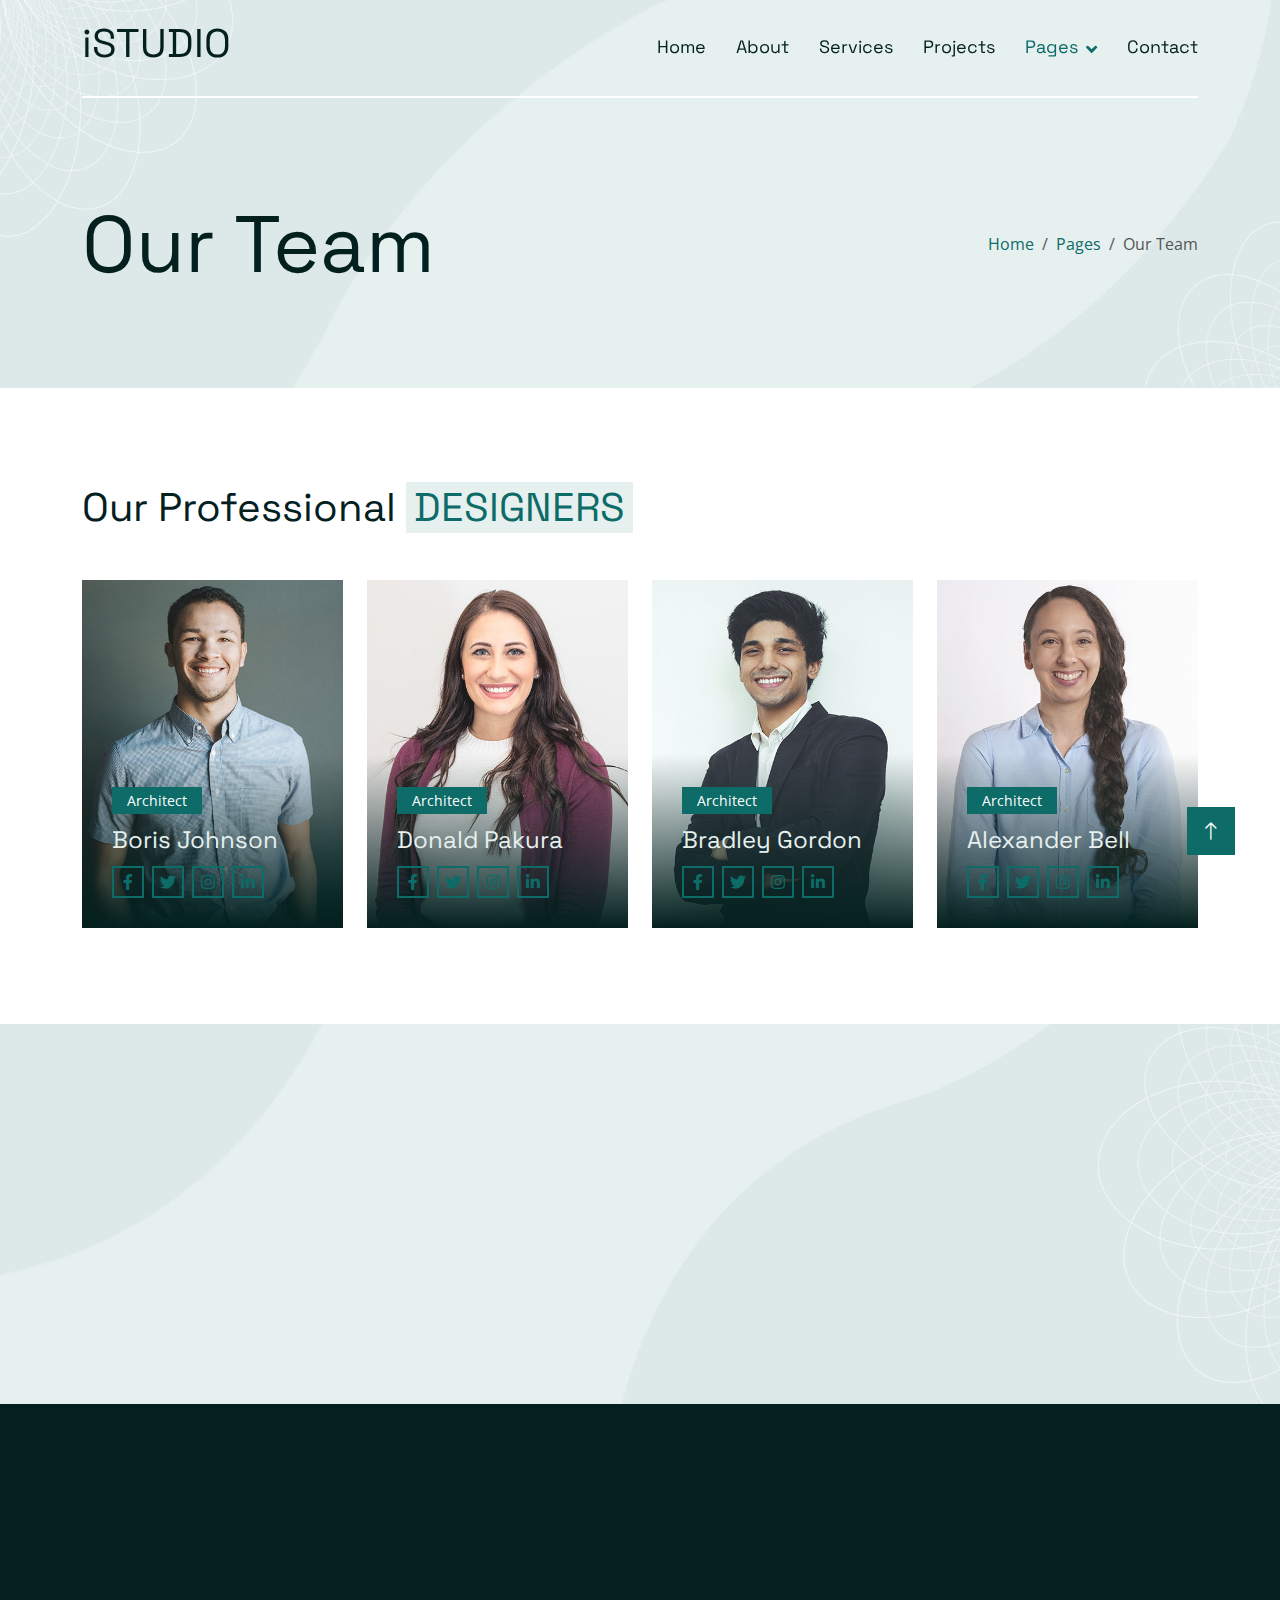
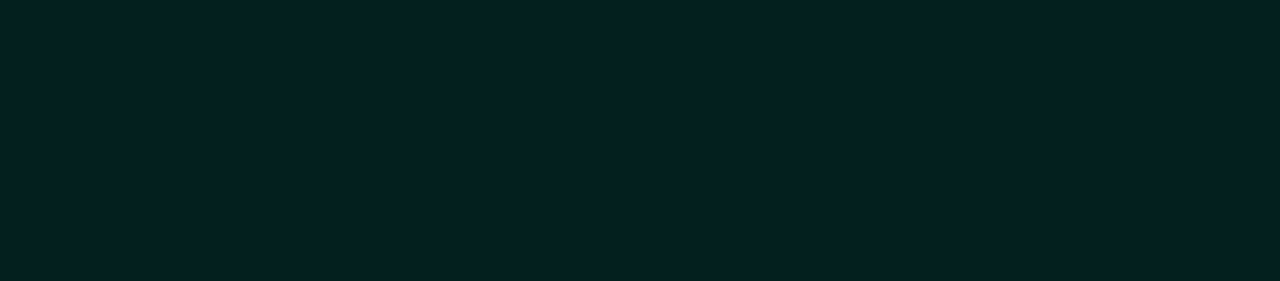
<file: team.html>
<!DOCTYPE html>
<html lang="en">

<head>
    <meta charset="utf-8">
    <title>iSTUDIO - Interior Design Website Template Free</title>
    <meta content="width=device-width, initial-scale=1.0" name="viewport">
    <meta content="" name="keywords">
    <meta content="" name="description">

    <!-- Favicon -->
    <link href="img/favicon.ico" rel="icon">

    <!-- Google Web Fonts -->
    <link rel="preconnect" href="https://fonts.googleapis.com">
    <link rel="preconnect" href="https://fonts.gstatic.com" crossorigin>
    <link href="https://fonts.googleapis.com/css2?family=Open+Sans&family=Space+Grotesk&display=swap" rel="stylesheet">

    <!-- Icon Font Stylesheet -->
    <link href="https://cdnjs.cloudflare.com/ajax/libs/font-awesome/5.10.0/css/all.min.css" rel="stylesheet">
    <link href="https://cdn.jsdelivr.net/npm/bootstrap-icons@1.4.1/font/bootstrap-icons.css" rel="stylesheet">

    <!-- Libraries Stylesheet -->
    <link href="lib/animate/animate.min.css" rel="stylesheet">
    <link href="lib/owlcarousel/assets/owl.carousel.min.css" rel="stylesheet">

    <!-- Customized Bootstrap Stylesheet -->
    <link href="css/bootstrap.min.css" rel="stylesheet">

    <!-- Template Stylesheet -->
    <link href="css/style.css" rel="stylesheet">
</head>

<body>
    <!-- Spinner Start -->
    <div id="spinner"
        class="show bg-white position-fixed translate-middle w-100 vh-100 top-50 start-50 d-flex align-items-center justify-content-center">
        <div class="spinner-grow text-primary" style="width: 3rem; height: 3rem;" role="status">
            <span class="sr-only">Loading...</span>
        </div>
    </div>
    <!-- Spinner End -->


    <!-- Navbar Start -->
    <div class="container-fluid sticky-top">
        <div class="container">
            <nav class="navbar navbar-expand-lg navbar-light border-bottom border-2 border-white">
                <a href="index.html" class="navbar-brand">
                    <h1>iSTUDIO</h1>
                </a>
                <button type="button" class="navbar-toggler ms-auto me-0" data-bs-toggle="collapse"
                    data-bs-target="#navbarCollapse">
                    <span class="navbar-toggler-icon"></span>
                </button>
                <div class="collapse navbar-collapse" id="navbarCollapse">
                    <div class="navbar-nav ms-auto">
                        <a href="index.html" class="nav-item nav-link">Home</a>
                        <a href="about.html" class="nav-item nav-link">About</a>
                        <a href="service.html" class="nav-item nav-link">Services</a>
                        <a href="project.html" class="nav-item nav-link">Projects</a>
                        <div class="nav-item dropdown">
                            <a href="#!" class="nav-link dropdown-toggle active" data-bs-toggle="dropdown">Pages</a>
                            <div class="dropdown-menu bg-light mt-2">
                                <a href="feature.html" class="dropdown-item">Features</a>
                                <a href="team.html" class="dropdown-item active">Our Team</a>
                                <a href="testimonial.html" class="dropdown-item">Testimonial</a>
                                <a href="404.html" class="dropdown-item">404 Page</a>
                            </div>
                        </div>
                        <a href="contact.html" class="nav-item nav-link">Contact</a>
                    </div>
                </div>
            </nav>
        </div>
    </div>
    <!-- Navbar End -->


    <!-- Hero Start -->
    <div class="container-fluid pb-5 bg-primary hero-header">
        <div class="container py-5">
            <div class="row g-3 align-items-center">
                <div class="col-lg-6 text-center text-lg-start">
                    <h1 class="display-1 mb-0 animated slideInLeft">Our Team</h1>
                </div>
                <div class="col-lg-6 animated slideInRight">
                    <nav aria-label="breadcrumb">
                        <ol class="breadcrumb justify-content-center justify-content-lg-end mb-0">
                            <li class="breadcrumb-item"><a class="text-primary" href="#!">Home</a></li>
                            <li class="breadcrumb-item"><a class="text-primary" href="#!">Pages</a></li>
                            <li class="breadcrumb-item text-secondary active" aria-current="page">Our Team</li>
                        </ol>
                    </nav>
                </div>
            </div>
        </div>
    </div>
    <!-- Hero End -->


    <!-- Team Start -->
    <div class="container-fluid py-5">
        <div class="container py-5">
            <h1 class="mb-5">Our Professional <span class="text-uppercase text-primary bg-light px-2">Designers</span>
            </h1>
            <div class="row g-4">
                <div class="col-md-6 col-lg-3 wow fadeIn" data-wow-delay="0.1s">
                    <div class="team-item position-relative overflow-hidden">
                        <img class="img-fluid w-100" src="img/team-1.jpg" alt="">
                        <div class="team-overlay">
                            <small class="mb-2">Architect</small>
                            <h4 class="lh-base text-light">Boris Johnson</h4>
                            <div class="d-flex justify-content-center">
                                <a class="btn btn-outline-primary btn-sm-square border-2 me-2" href="#!">
                                    <i class="fab fa-facebook-f"></i>
                                </a>
                                <a class="btn btn-outline-primary btn-sm-square border-2 me-2" href="#!">
                                    <i class="fab fa-twitter"></i>
                                </a>
                                <a class="btn btn-outline-primary btn-sm-square border-2 me-2" href="#!">
                                    <i class="fab fa-instagram"></i>
                                </a>
                                <a class="btn btn-outline-primary btn-sm-square border-2 me-2" href="#!">
                                    <i class="fab fa-linkedin-in"></i>
                                </a>
                            </div>
                        </div>
                    </div>
                </div>
                <div class="col-md-6 col-lg-3 wow fadeIn" data-wow-delay="0.3s">
                    <div class="team-item position-relative overflow-hidden">
                        <img class="img-fluid w-100" src="img/team-2.jpg" alt="">
                        <div class="team-overlay">
                            <small class="mb-2">Architect</small>
                            <h4 class="lh-base text-light">Donald Pakura</h4>
                            <div class="d-flex justify-content-center">
                                <a class="btn btn-outline-primary btn-sm-square border-2 me-2" href="#!">
                                    <i class="fab fa-facebook-f"></i>
                                </a>
                                <a class="btn btn-outline-primary btn-sm-square border-2 me-2" href="#!">
                                    <i class="fab fa-twitter"></i>
                                </a>
                                <a class="btn btn-outline-primary btn-sm-square border-2 me-2" href="#!">
                                    <i class="fab fa-instagram"></i>
                                </a>
                                <a class="btn btn-outline-primary btn-sm-square border-2 me-2" href="#!">
                                    <i class="fab fa-linkedin-in"></i>
                                </a>
                            </div>
                        </div>
                    </div>
                </div>
                <div class="col-md-6 col-lg-3 wow fadeIn" data-wow-delay="0.5s">
                    <div class="team-item position-relative overflow-hidden">
                        <img class="img-fluid w-100" src="img/team-3.jpg" alt="">
                        <div class="team-overlay">
                            <small class="mb-2">Architect</small>
                            <h4 class="lh-base text-light">Bradley Gordon</h4>
                            <div class="d-flex justify-content-center">
                                <a class="btn btn-outline-primary btn-sm-square border-2 me-2" href="#!">
                                    <i class="fab fa-facebook-f"></i>
                                </a>
                                <a class="btn btn-outline-primary btn-sm-square border-2 me-2" href="#!">
                                    <i class="fab fa-twitter"></i>
                                </a>
                                <a class="btn btn-outline-primary btn-sm-square border-2 me-2" href="#!">
                                    <i class="fab fa-instagram"></i>
                                </a>
                                <a class="btn btn-outline-primary btn-sm-square border-2 me-2" href="#!">
                                    <i class="fab fa-linkedin-in"></i>
                                </a>
                            </div>
                        </div>
                    </div>
                </div>
                <div class="col-md-6 col-lg-3 wow fadeIn" data-wow-delay="0.7s">
                    <div class="team-item position-relative overflow-hidden">
                        <img class="img-fluid w-100" src="img/team-4.jpg" alt="">
                        <div class="team-overlay">
                            <small class="mb-2">Architect</small>
                            <h4 class="lh-base text-light">Alexander Bell</h4>
                            <div class="d-flex justify-content-center">
                                <a class="btn btn-outline-primary btn-sm-square border-2 me-2" href="#!">
                                    <i class="fab fa-facebook-f"></i>
                                </a>
                                <a class="btn btn-outline-primary btn-sm-square border-2 me-2" href="#!">
                                    <i class="fab fa-twitter"></i>
                                </a>
                                <a class="btn btn-outline-primary btn-sm-square border-2 me-2" href="#!">
                                    <i class="fab fa-instagram"></i>
                                </a>
                                <a class="btn btn-outline-primary btn-sm-square border-2 me-2" href="#!">
                                    <i class="fab fa-linkedin-in"></i>
                                </a>
                            </div>
                        </div>
                    </div>
                </div>
            </div>
        </div>
    </div>
    <!-- Team End -->


    <!-- Newsletter Start -->
    <div class="container-fluid bg-primary newsletter p-0">
        <div class="container p-0">
            <div class="row g-0 align-items-center">
                <div class="col-md-5 ps-lg-0 text-start wow fadeIn" data-wow-delay="0.2s">
                    <img class="img-fluid w-100" src="img/newsletter.jpg" alt="">
                </div>
                <div class="col-md-7 py-5 newsletter-text wow fadeIn" data-wow-delay="0.5s">
                    <div class="p-5">
                        <h1 class="mb-5">Subscribe the <span
                                class="text-uppercase text-primary bg-white px-2">Newsletter</span></h1>
                        <div class="position-relative w-100 mb-2">
                            <input class="form-control border-0 w-100 ps-4 pe-5" type="text"
                                placeholder="Enter Your Email" style="height: 60px;">
                            <button type="button" class="btn shadow-none position-absolute top-0 end-0 mt-2 me-2"><i
                                    class="fa fa-paper-plane text-primary fs-4"></i></button>
                        </div>
                        <p class="mb-0">Diam sed sed dolor stet amet eirmod</p>
                    </div>
                </div>
            </div>
        </div>
    </div>
    <!-- Newsletter End -->


    <!-- Footer Start -->
    <div class="container-fluid bg-dark text-white-50 footer pt-5">
        <div class="container py-5">
            <div class="row g-5">
                <div class="col-md-6 col-lg-3 wow fadeIn" data-wow-delay="0.1s">
                    <a href="index.html" class="d-inline-block mb-3">
                        <h1 class="text-white">iSTUDIO</h1>
                    </a>
                    <p class="mb-0">Tempor erat elitr rebum at clita. Diam dolor diam ipsum et tempor sit. Aliqu diam
                        amet diam et eos labore. Clita erat ipsum et lorem et sit, sed stet no labore lorem sit. Sanctus
                        clita duo justo et tempor</p>
                </div>
                <div class="col-md-6 col-lg-3 wow fadeIn" data-wow-delay="0.3s">
                    <h5 class="text-white mb-4">Get In Touch</h5>
                    <p><i class="fa fa-map-marker-alt me-3"></i>123 Street, New York, USA</p>
                    <p><i class="fa fa-phone-alt me-3"></i>+012 345 67890</p>
                    <p><i class="fa fa-envelope me-3"></i>info@example.com</p>
                    <div class="d-flex pt-2">
                        <a class="btn btn-outline-primary btn-square border-2 me-2" href="#!"><i
                                class="fab fa-twitter"></i></a>
                        <a class="btn btn-outline-primary btn-square border-2 me-2" href="#!"><i
                                class="fab fa-facebook-f"></i></a>
                        <a class="btn btn-outline-primary btn-square border-2 me-2" href="#!"><i
                                class="fab fa-youtube"></i></a>
                        <a class="btn btn-outline-primary btn-square border-2 me-2" href="#!"><i
                                class="fab fa-instagram"></i></a>
                        <a class="btn btn-outline-primary btn-square border-2 me-2" href="#!"><i
                                class="fab fa-linkedin-in"></i></a>
                    </div>
                </div>
                <div class="col-md-6 col-lg-3 wow fadeIn" data-wow-delay="0.5s">
                    <h5 class="text-white mb-4">Popular Link</h5>
                    <a class="btn btn-link" href="#!">About Us</a>
                    <a class="btn btn-link" href="#!">Contact Us</a>
                    <a class="btn btn-link" href="#!">Privacy Policy</a>
                    <a class="btn btn-link" href="#!">Terms & Condition</a>
                    <a class="btn btn-link" href="#!">Career</a>
                </div>
                <div class="col-md-6 col-lg-3 wow fadeIn" data-wow-delay="0.7s">
                    <h5 class="text-white mb-4">Our Services</h5>
                    <a class="btn btn-link" href="#!">Interior Design</a>
                    <a class="btn btn-link" href="#!">Project Planning</a>
                    <a class="btn btn-link" href="#!">Renovation</a>
                    <a class="btn btn-link" href="#!">Implement</a>
                    <a class="btn btn-link" href="#!">Landscape Design</a>
                </div>
            </div>
        </div>
        <div class="container wow fadeIn" data-wow-delay="0.1s">
            <div class="copyright">
                <div class="row">
                    <div class="col-md-6 text-center text-md-start mb-3 mb-md-0">
                        &copy; <a class="border-bottom" href="#!">Your Site Name</a>, All Right Reserved.

                        <!--/*** This template is free as long as you keep the below author’s credit link/attribution link/backlink. ***/-->
                        <!--/*** If you'd like to use the template without the below author’s credit link/attribution link/backlink, ***/-->
                        <!--/*** you can purchase the Credit Removal License from "https://htmlcodex.com/credit-removal". ***/-->
                        Designed By <a class="border-bottom" href="https://htmlcodex.com">HTML Codex</a>. Distributed by
                        <a class="border-bottom" href="https://themewagon.com" target="_blank">ThemeWagon</a>
                    </div>
                    <div class="col-md-6 text-center text-md-end">
                        <div class="footer-menu">
                            <a href="#!">Home</a>
                            <a href="#!">Cookies</a>
                            <a href="#!">Help</a>
                            <a href="#!">FAQs</a>
                        </div>
                    </div>
                </div>
            </div>
        </div>
    </div>
    <!-- Footer End -->


    <!-- Back to Top -->
    <a href="#!" class="btn btn-lg btn-primary btn-lg-square back-to-top"><i class="bi bi-arrow-up"></i></a>


    <!-- JavaScript Libraries -->
    <script src="https://ajax.googleapis.com/ajax/libs/jquery/3.6.1/jquery.min.js"></script>
    <script src="https://cdn.jsdelivr.net/npm/bootstrap@5.0.0/dist/js/bootstrap.bundle.min.js"></script>
    <script src="lib/wow/wow.min.js"></script>
    <script src="lib/easing/easing.min.js"></script>
    <script src="lib/waypoints/waypoints.min.js"></script>
    <script src="lib/owlcarousel/owl.carousel.min.js"></script>

    <!-- Template Javascript -->
    <script src="js/main.js"></script>
</body>

</html>
</file>
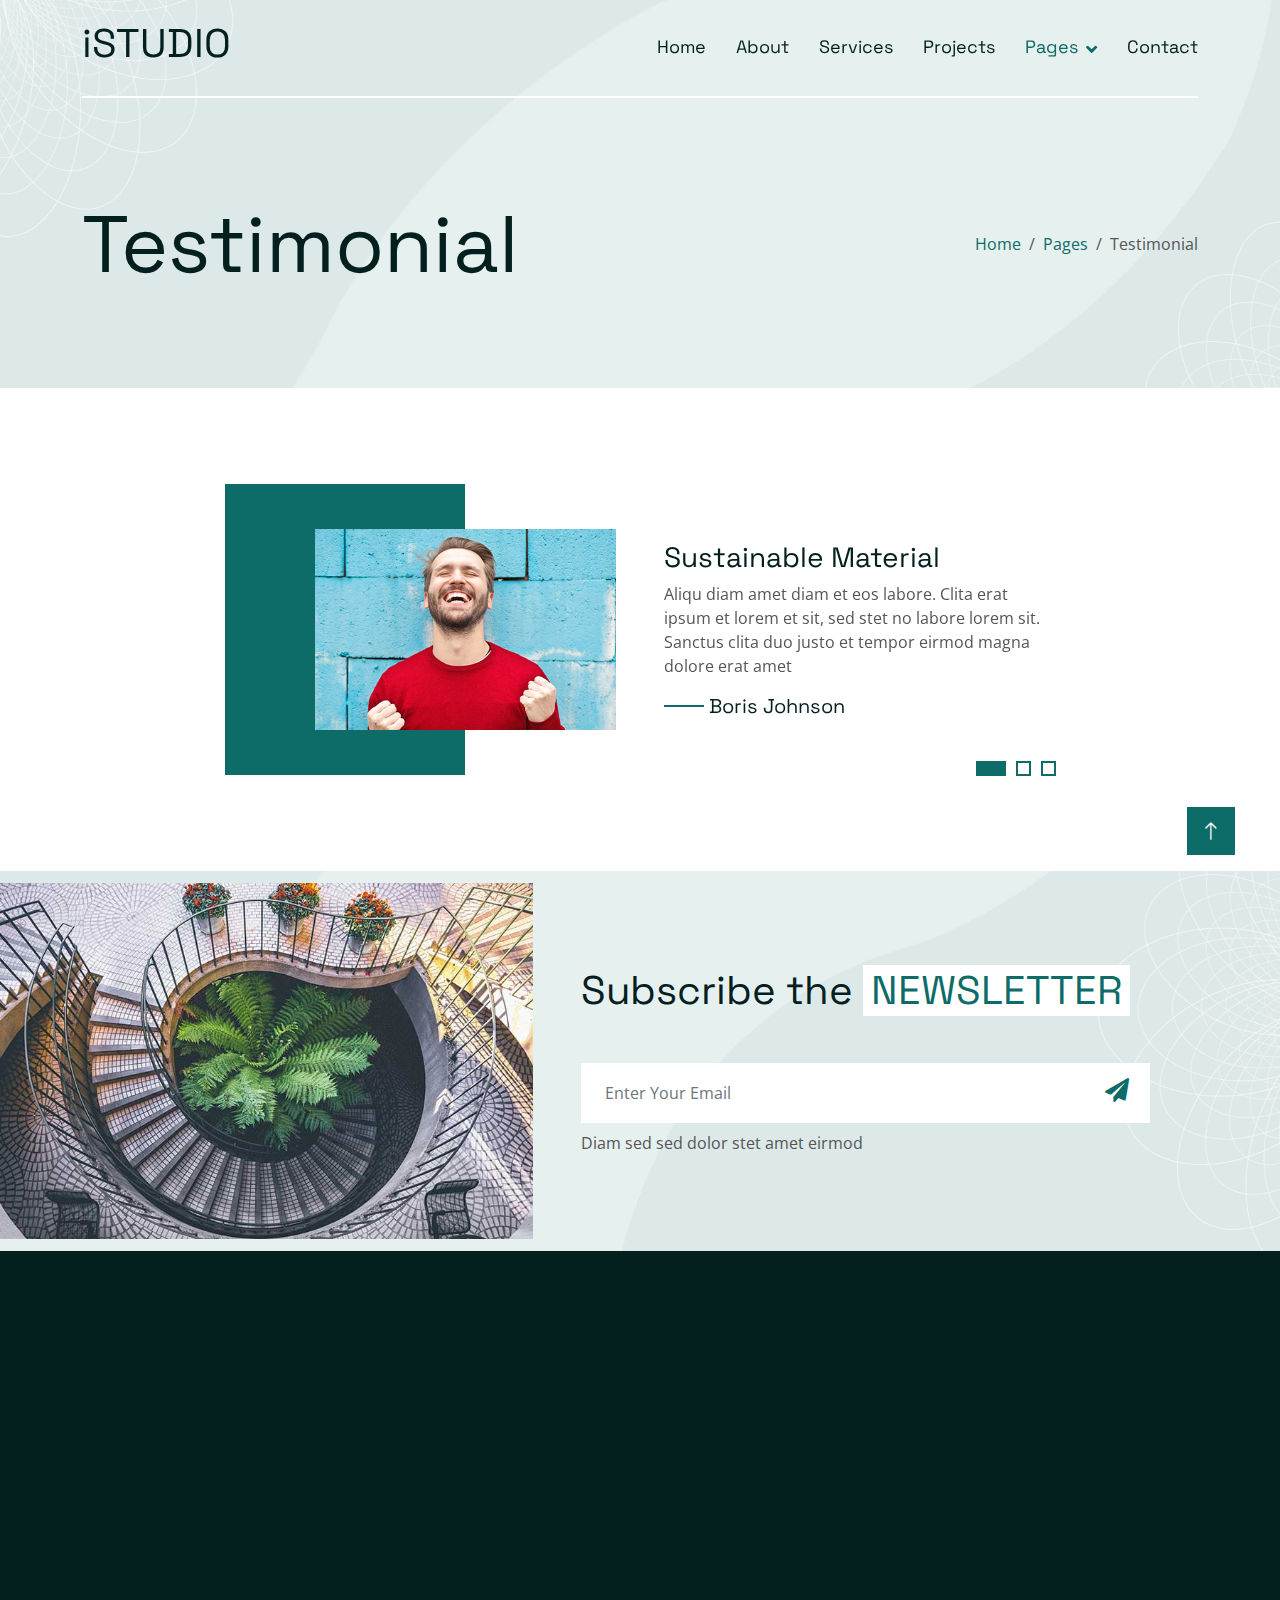
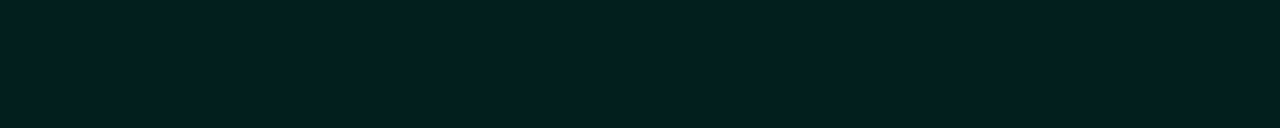
<file: testimonial.html>
<!DOCTYPE html>
<html lang="en">

<head>
    <meta charset="utf-8">
    <title>iSTUDIO - Interior Design Website Template Free</title>
    <meta content="width=device-width, initial-scale=1.0" name="viewport">
    <meta content="" name="keywords">
    <meta content="" name="description">

    <!-- Favicon -->
    <link href="img/favicon.ico" rel="icon">

    <!-- Google Web Fonts -->
    <link rel="preconnect" href="https://fonts.googleapis.com">
    <link rel="preconnect" href="https://fonts.gstatic.com" crossorigin>
    <link href="https://fonts.googleapis.com/css2?family=Open+Sans&family=Space+Grotesk&display=swap" rel="stylesheet">

    <!-- Icon Font Stylesheet -->
    <link href="https://cdnjs.cloudflare.com/ajax/libs/font-awesome/5.10.0/css/all.min.css" rel="stylesheet">
    <link href="https://cdn.jsdelivr.net/npm/bootstrap-icons@1.4.1/font/bootstrap-icons.css" rel="stylesheet">

    <!-- Libraries Stylesheet -->
    <link href="lib/animate/animate.min.css" rel="stylesheet">
    <link href="lib/owlcarousel/assets/owl.carousel.min.css" rel="stylesheet">

    <!-- Customized Bootstrap Stylesheet -->
    <link href="css/bootstrap.min.css" rel="stylesheet">

    <!-- Template Stylesheet -->
    <link href="css/style.css" rel="stylesheet">
</head>

<body>
    <!-- Spinner Start -->
    <div id="spinner"
        class="show bg-white position-fixed translate-middle w-100 vh-100 top-50 start-50 d-flex align-items-center justify-content-center">
        <div class="spinner-grow text-primary" style="width: 3rem; height: 3rem;" role="status">
            <span class="sr-only">Loading...</span>
        </div>
    </div>
    <!-- Spinner End -->


    <!-- Navbar Start -->
    <div class="container-fluid sticky-top">
        <div class="container">
            <nav class="navbar navbar-expand-lg navbar-light border-bottom border-2 border-white">
                <a href="index.html" class="navbar-brand">
                    <h1>iSTUDIO</h1>
                </a>
                <button type="button" class="navbar-toggler ms-auto me-0" data-bs-toggle="collapse"
                    data-bs-target="#navbarCollapse">
                    <span class="navbar-toggler-icon"></span>
                </button>
                <div class="collapse navbar-collapse" id="navbarCollapse">
                    <div class="navbar-nav ms-auto">
                        <a href="index.html" class="nav-item nav-link">Home</a>
                        <a href="about.html" class="nav-item nav-link">About</a>
                        <a href="service.html" class="nav-item nav-link">Services</a>
                        <a href="project.html" class="nav-item nav-link">Projects</a>
                        <div class="nav-item dropdown">
                            <a href="#!" class="nav-link dropdown-toggle active" data-bs-toggle="dropdown">Pages</a>
                            <div class="dropdown-menu bg-light mt-2">
                                <a href="feature.html" class="dropdown-item">Features</a>
                                <a href="team.html" class="dropdown-item">Our Team</a>
                                <a href="testimonial.html" class="dropdown-item active">Testimonial</a>
                                <a href="404.html" class="dropdown-item">404 Page</a>
                            </div>
                        </div>
                        <a href="contact.html" class="nav-item nav-link">Contact</a>
                    </div>
                </div>
            </nav>
        </div>
    </div>
    <!-- Navbar End -->


    <!-- Hero Start -->
    <div class="container-fluid pb-5 bg-primary hero-header">
        <div class="container py-5">
            <div class="row g-3 align-items-center">
                <div class="col-lg-6 text-center text-lg-start">
                    <h1 class="display-1 mb-0 animated slideInLeft">Testimonial</h1>
                </div>
                <div class="col-lg-6 animated slideInRight">
                    <nav aria-label="breadcrumb">
                        <ol class="breadcrumb justify-content-center justify-content-lg-end mb-0">
                            <li class="breadcrumb-item"><a class="text-primary" href="#!">Home</a></li>
                            <li class="breadcrumb-item"><a class="text-primary" href="#!">Pages</a></li>
                            <li class="breadcrumb-item text-secondary active" aria-current="page">Testimonial</li>
                        </ol>
                    </nav>
                </div>
            </div>
        </div>
    </div>
    <!-- Hero End -->


    <!-- Testimonial Start -->
    <div class="container-xxl py-5">
        <div class="container py-5">
            <div class="row justify-content-center">
                <div class="col-md-12 col-lg-9">
                    <div class="owl-carousel testimonial-carousel wow fadeIn" data-wow-delay="0.2s">
                        <div class="testimonial-item">
                            <div class="row g-5 align-items-center">
                                <div class="col-md-6">
                                    <div class="testimonial-img">
                                        <img class="img-fluid" src="img/testimonial-1.jpg" alt="">
                                    </div>
                                </div>
                                <div class="col-md-6">
                                    <div class="testimonial-text pb-5 pb-md-0">
                                        <h3>Sustainable Material</h3>
                                        <p>Aliqu diam amet diam et eos labore. Clita erat ipsum et lorem et sit, sed
                                            stet no labore lorem sit. Sanctus clita duo justo et tempor eirmod magna
                                            dolore erat
                                            amet</p>
                                        <h5 class="mb-0">Boris Johnson</h5>
                                    </div>
                                </div>
                            </div>
                        </div>
                        <div class="testimonial-item">
                            <div class="row g-5 align-items-center">
                                <div class="col-md-6">
                                    <div class="testimonial-img">
                                        <img class="img-fluid" src="img/testimonial-2.jpg" alt="">
                                    </div>
                                </div>
                                <div class="col-md-6">
                                    <div class="testimonial-text pb-5 pb-md-0">
                                        <h3>Customer Satisfaction</h3>
                                        <p>Clita erat ipsum et lorem et sit, sed
                                            stet no labore lorem sit. Sanctus clita duo justo et tempor eirmod magna
                                            dolore erat
                                            amet</p>
                                        <h5 class="mb-0">Alexander Bell</h5>
                                    </div>
                                </div>
                            </div>
                        </div>
                        <div class="testimonial-item">
                            <div class="row g-5 align-items-center">
                                <div class="col-md-6">
                                    <div class="testimonial-img">
                                        <img class="img-fluid" src="img/testimonial-3.jpg" alt="">
                                    </div>
                                </div>
                                <div class="col-md-6">
                                    <div class="testimonial-text pb-5 pb-md-0">
                                        <h3>Budget Friendly</h3>
                                        <p>Diam amet diam et eos labore. Clita erat ipsum et lorem et sit, sed
                                            stet no labore lorem sit. Sanctus clita duo justo et tempor eirmod magna
                                            dolore erat
                                            amet</p>
                                        <h5 class="mb-0">Bradley Gordon</h5>
                                    </div>
                                </div>
                            </div>
                        </div>
                    </div>
                </div>
            </div>
        </div>
    </div>
    <!-- Testimonial End -->


    <!-- Newsletter Start -->
    <div class="container-fluid bg-primary newsletter p-0">
        <div class="container p-0">
            <div class="row g-0 align-items-center">
                <div class="col-md-5 ps-lg-0 text-start wow fadeIn" data-wow-delay="0.2s">
                    <img class="img-fluid w-100" src="img/newsletter.jpg" alt="">
                </div>
                <div class="col-md-7 py-5 newsletter-text wow fadeIn" data-wow-delay="0.5s">
                    <div class="p-5">
                        <h1 class="mb-5">Subscribe the <span
                                class="text-uppercase text-primary bg-white px-2">Newsletter</span></h1>
                        <div class="position-relative w-100 mb-2">
                            <input class="form-control border-0 w-100 ps-4 pe-5" type="text"
                                placeholder="Enter Your Email" style="height: 60px;">
                            <button type="button" class="btn shadow-none position-absolute top-0 end-0 mt-2 me-2"><i
                                    class="fa fa-paper-plane text-primary fs-4"></i></button>
                        </div>
                        <p class="mb-0">Diam sed sed dolor stet amet eirmod</p>
                    </div>
                </div>
            </div>
        </div>
    </div>
    <!-- Newsletter End -->


    <!-- Footer Start -->
    <div class="container-fluid bg-dark text-white-50 footer pt-5">
        <div class="container py-5">
            <div class="row g-5">
                <div class="col-md-6 col-lg-3 wow fadeIn" data-wow-delay="0.1s">
                    <a href="index.html" class="d-inline-block mb-3">
                        <h1 class="text-white">iSTUDIO</h1>
                    </a>
                    <p class="mb-0">Tempor erat elitr rebum at clita. Diam dolor diam ipsum et tempor sit. Aliqu diam
                        amet diam et eos labore. Clita erat ipsum et lorem et sit, sed stet no labore lorem sit. Sanctus
                        clita duo justo et tempor</p>
                </div>
                <div class="col-md-6 col-lg-3 wow fadeIn" data-wow-delay="0.3s">
                    <h5 class="text-white mb-4">Get In Touch</h5>
                    <p><i class="fa fa-map-marker-alt me-3"></i>123 Street, New York, USA</p>
                    <p><i class="fa fa-phone-alt me-3"></i>+012 345 67890</p>
                    <p><i class="fa fa-envelope me-3"></i>info@example.com</p>
                    <div class="d-flex pt-2">
                        <a class="btn btn-outline-primary btn-square border-2 me-2" href="#!"><i
                                class="fab fa-twitter"></i></a>
                        <a class="btn btn-outline-primary btn-square border-2 me-2" href="#!"><i
                                class="fab fa-facebook-f"></i></a>
                        <a class="btn btn-outline-primary btn-square border-2 me-2" href="#!"><i
                                class="fab fa-youtube"></i></a>
                        <a class="btn btn-outline-primary btn-square border-2 me-2" href="#!"><i
                                class="fab fa-instagram"></i></a>
                        <a class="btn btn-outline-primary btn-square border-2 me-2" href="#!"><i
                                class="fab fa-linkedin-in"></i></a>
                    </div>
                </div>
                <div class="col-md-6 col-lg-3 wow fadeIn" data-wow-delay="0.5s">
                    <h5 class="text-white mb-4">Popular Link</h5>
                    <a class="btn btn-link" href="#!">About Us</a>
                    <a class="btn btn-link" href="#!">Contact Us</a>
                    <a class="btn btn-link" href="#!">Privacy Policy</a>
                    <a class="btn btn-link" href="#!">Terms & Condition</a>
                    <a class="btn btn-link" href="#!">Career</a>
                </div>
                <div class="col-md-6 col-lg-3 wow fadeIn" data-wow-delay="0.7s">
                    <h5 class="text-white mb-4">Our Services</h5>
                    <a class="btn btn-link" href="#!">Interior Design</a>
                    <a class="btn btn-link" href="#!">Project Planning</a>
                    <a class="btn btn-link" href="#!">Renovation</a>
                    <a class="btn btn-link" href="#!">Implement</a>
                    <a class="btn btn-link" href="#!">Landscape Design</a>
                </div>
            </div>
        </div>
        <div class="container wow fadeIn" data-wow-delay="0.1s">
            <div class="copyright">
                <div class="row">
                    <div class="col-md-6 text-center text-md-start mb-3 mb-md-0">
                        &copy; <a class="border-bottom" href="#!">Your Site Name</a>, All Right Reserved.

                        <!--/*** This template is free as long as you keep the below author’s credit link/attribution link/backlink. ***/-->
                        <!--/*** If you'd like to use the template without the below author’s credit link/attribution link/backlink, ***/-->
                        <!--/*** you can purchase the Credit Removal License from "https://htmlcodex.com/credit-removal". ***/-->
                        Designed By <a class="border-bottom" href="https://htmlcodex.com">HTML Codex</a>. Distributed by
                        <a class="border-bottom" href="https://themewagon.com" target="_blank">ThemeWagon</a>
                    </div>
                    <div class="col-md-6 text-center text-md-end">
                        <div class="footer-menu">
                            <a href="#!">Home</a>
                            <a href="#!">Cookies</a>
                            <a href="#!">Help</a>
                            <a href="#!">FAQs</a>
                        </div>
                    </div>
                </div>
            </div>
        </div>
    </div>
    <!-- Footer End -->


    <!-- Back to Top -->
    <a href="#!" class="btn btn-lg btn-primary btn-lg-square back-to-top"><i class="bi bi-arrow-up"></i></a>


    <!-- JavaScript Libraries -->
    <script src="https://ajax.googleapis.com/ajax/libs/jquery/3.6.1/jquery.min.js"></script>
    <script src="https://cdn.jsdelivr.net/npm/bootstrap@5.0.0/dist/js/bootstrap.bundle.min.js"></script>
    <script src="lib/wow/wow.min.js"></script>
    <script src="lib/easing/easing.min.js"></script>
    <script src="lib/waypoints/waypoints.min.js"></script>
    <script src="lib/owlcarousel/owl.carousel.min.js"></script>

    <!-- Template Javascript -->
    <script src="js/main.js"></script>
</body>

</html>
</file>
<file: css/style.css>
/********** Template CSS **********/

/*** Spinner ***/
#spinner {
    opacity: 0;
    visibility: hidden;
    transition: opacity .5s ease-out, visibility 0s linear .5s;
    z-index: 99999;
}

#spinner.show {
    transition: opacity .5s ease-out, visibility 0s linear 0s;
    visibility: visible;
    opacity: 1;
}

.back-to-top {
    position: fixed;
    display: none;
    right: 45px;
    bottom: 45px;
    z-index: 99;
}

/*** Button ***/
.btn {
    transition: .5s;
}

.btn-square {
    width: 38px;
    height: 38px;
}

.btn-sm-square {
    width: 32px;
    height: 32px;
}

.btn-lg-square {
    width: 48px;
    height: 48px;
}

.btn-square,
.btn-sm-square,
.btn-lg-square {
    padding: 0;
    display: flex;
    align-items: center;
    justify-content: center;
    font-weight: normal;
}


/*** Navbar ***/
.sticky-top {
    top: -150px;
    transition: .5s;
}

.navbar {
    padding: 15px 0;
    font-family: "Space Grotesk", sans-serif;
    font-size: 18px;
}

.navbar .navbar-nav .nav-link {
    margin-left: 30px;
    padding: 0;
    outline: none;
    color: var(--bs-dark);
}

.navbar .navbar-nav .nav-link:hover,
.navbar .navbar-nav .nav-link.active {
    color: var(--bs-primary)
}

.navbar .dropdown-toggle::after {
    border: none;
    content: "\f107";
    font-family: "Font Awesome 5 Free";
    font-weight: 900;
    vertical-align: middle;
    margin-left: 8px;
}

.navbar .dropdown-menu .dropdown-item:hover,
.navbar .dropdown-menu .dropdown-item.active {
    color: var(--bs-white);
    background: var(--bs-primary);
}

@media (max-width: 991.98px) {
    .navbar .navbar-nav .nav-link  {
        margin-left: 0;
        padding: 10px 0;
    }
}

@media (min-width: 992px) {
    .navbar .nav-item .dropdown-menu {
        display: block;
        border: none;
        margin-top: 0;
        top: 150%;
        opacity: 0;
        visibility: hidden;
        transition: .5s;
    }

    .navbar .nav-item:hover .dropdown-menu {
        top: 100%;
        visibility: visible;
        transition: .5s;
        opacity: 1;
    }
}


/*** Hero Header ***/
.hero-header {
    margin-top: -100px;
    padding-top: 150px;
    background: url(../img/hero-bg.jpg) top center no-repeat;
    background-size: cover;
}

.hero-header .breadcrumb-item+.breadcrumb-item::before {
    color: var(--light);
}

.header-carousel {
    position: relative;
    padding: 45px 90px 45px 0;
}

.header-carousel::before {
    position: absolute;
    content: "";
    top: 0;
    right: 0;
    width: calc(50% + 45px);
    height: 100%;
    background: var(--bs-primary);
    z-index: -1;
}

.header-carousel .owl-dots {
    position: absolute;
    top: 50%;
    right: 38px;
    transform: translateY(-50%);
    display: flex;
    flex-direction: column;
    align-items: center;
    justify-content: center;
}

.header-carousel .owl-dot {
    position: relative;
    display: inline-block;
    margin: 5px 0;
    width: 15px;
    height: 15px;
    border: 2px solid var(--bs-white);
    transition: .5s;
}

.header-carousel .owl-dot.active {
    height: 30px;
    background: var(--bs-white);
}


/*** About ***/
.about-img {
    position: relative;
    overflow: hidden;
}

.about-img::after {
    position: absolute;
    content: "";
    width: 100%;
    height: 100%;
    top: 0;
    left: 0;
    background: url(../img/bg-about-img.png) top left no-repeat;
    background-size: contain;
}


/*** Project ***/
.project-item img {
    transition: .5s;
}
  
.project-item:hover img {
    transform: scale(1.2);
}
  
.project-overlay {
    position: absolute;
    padding: 25px;
    width: 100%;
    height: 100%;
    top: 0;
    left: 0;
    display: flex;
    flex-direction: column;
    align-items: flex-start;
    justify-content: flex-end;
    background: linear-gradient(rgba(255, 255, 255, .1) 50%, var(--bs-dark));
    z-index: 1;
}


/*** Service ***/
.service-item {
    position: relative;
    padding: 30px 25px;
    transition: .5s;
}

.service-item.bg-primary:hover {
    background: var(--bs-light) !important;
}

.service-item.bg-primary p {
    color: var(--bs-light);
    transition: .5s;
}

.service-item.bg-primary:hover p {
    color: var(--bs-secondary);
}

.service-item.bg-light:hover {
    background: var(--bs-primary) !important;
}

.service-item.bg-light p {
    color: var(--bs-secondary);
    transition: .5s;
}

.service-item.bg-light:hover p {
    color: var(--bs-light);
}


.service-item .service-img h3 {
    position: absolute;
    top: 0;
    left: 0;
    padding: 0 12px 7px 0;
}

.service-item.bg-primary .service-img h3 {
    background: var(--bs-primary);
    color: var(--bs-white);
    transition: .5s;
}

.service-item.bg-primary:hover .service-img h3 {
    background: var(--bs-light);
    color: var(--bs-dark);
}

.service-item.bg-light .service-img h3 {
    background: var(--bs-light);
    color: var(--bs-dark);
    transition: .5s;
}

.service-item.bg-light:hover .service-img h3 {
    background: var(--bs-primary);
    color: var(--bs-white);
}


/*** Our Team ***/
.team-item img {
    transition: .5s;
}
  
.team-item:hover img {
    transform: scale(1.2);
}
  
.team-overlay {
    position: absolute;
    padding: 30px;
    width: 100%;
    height: 100%;
    top: 0;
    left: 0;
    display: flex;
    flex-direction: column;
    align-items: flex-start;
    justify-content: flex-end;
    background: linear-gradient(rgba(255, 255, 255, .1) 50%, var(--bs-dark));
    z-index: 1;
}

.team-overlay small {
    display: inline-block;
    padding: 3px 15px;
    color: var(--bs-white);
    background: var(--bs-primary);
}


/*** Testimonial ***/
.testimonial-img {
    position: relative;
    padding: 45px 0 45px 90px;
}

.testimonial-img::before {
    position: absolute;
    content: "";
    top: 0;
    left: 0;
    width: calc(50% + 45px);
    height: 100%;
    background: var(--bs-primary);
    z-index: -1;
}

.testimonial-text h5 {
    position: relative;
    padding-left: 45px;
}

.testimonial-text h5::before {
    position: absolute;
    content: "";
    top: 50%;
    left: 0;
    transform: translateY(-50%);
    width: 40px;
    height: 2px;
    background: var(--bs-primary);
}

.testimonial-carousel .owl-dots {
    position: absolute;
    height: 17px;
    bottom: 0;
    right: 0;
    left: auto;
}

.testimonial-carousel .owl-dot {
    position: relative;
    display: inline-block;
    margin-left: 10px;
    width: 15px;
    height: 15px;
    background: var(--bs-white);
    border: 2px solid var(--bs-primary);
    transition: .5s;
}

.testimonial-carousel .owl-dot.active {
    width: 30px;
    background: var(--bs-primary);
}

@media (max-width: 768px) {
    .testimonial-carousel .owl-dots {
        left: 0;
        right: auto;
    }

    .testimonial-carousel .owl-dot {
        margin-right: 10px;
        margin-left: 0;
    }
}


/*** Newsletter ***/
.newsletter {
    background: url(../img/hero-bg.jpg) bottom right no-repeat;
    background-size: cover;
}

@media (min-width: 992px) {
    .newsletter .container {
        max-width: 100% !important;
    }

    .newsletter .newsletter-text  {
        padding-right: calc(((100% - 960px) / 2) + .75rem);
    }
}

@media (min-width: 1200px) {
    .newsletter .newsletter-text  {
        padding-right: calc(((100% - 1140px) / 2) + .75rem);
    }
}

@media (min-width: 1400px) {
    .newsletter .newsletter-text  {
        padding-right: calc(((100% - 1320px) / 2) + .75rem);
    }
}


/*** Footer ***/
.footer .btn.btn-link {
    display: block;
    margin-bottom: 10px;
    padding: 0;
    text-align: left;
    color: rgba(255,255,255,.5);
    font-weight: normal;
    transition: .3s;
}

.footer .btn.btn-link:hover {
    color: var(--bs-white);
    letter-spacing: 1px;
    box-shadow: none;
}

.footer .btn.btn-link::before {
    position: relative;
    content: "\f105";
    font-family: "Font Awesome 5 Free";
    font-weight: 900;
    margin-right: 10px;
}

.footer .copyright {
    padding: 25px 0;
    font-size: 14px;
    border-top: 1px solid rgba(256, 256, 256, .1);
}

.footer .copyright a {
    color: rgba(255,255,255,.5);
}

.footer .copyright a:hover {
    color: var(--bs-white);
}

.footer .footer-menu a {
    margin-right: 15px;
    padding-right: 15px;
    border-right: 1px solid rgba(255, 255, 255, .1);
}

.footer .footer-menu a:last-child {
    margin-right: 0;
    padding-right: 0;
    border-right: none;
}
</file>
